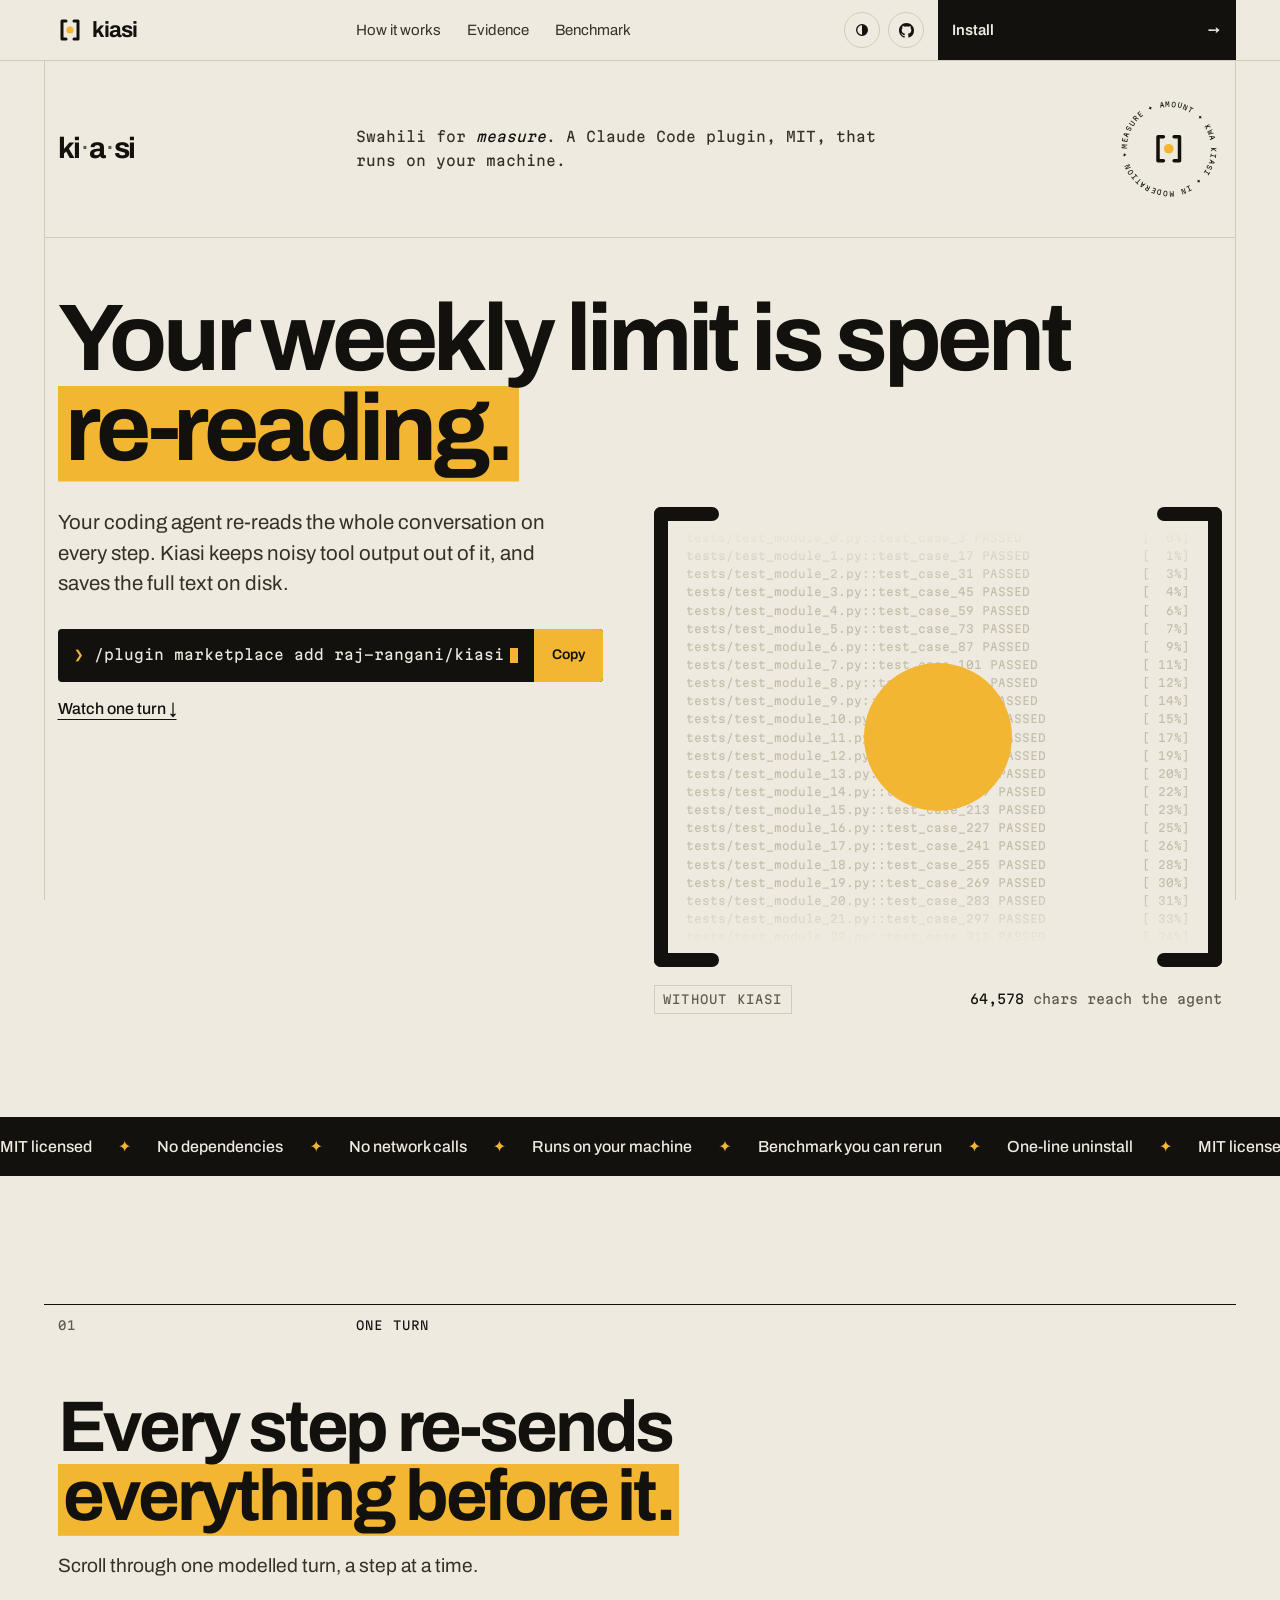
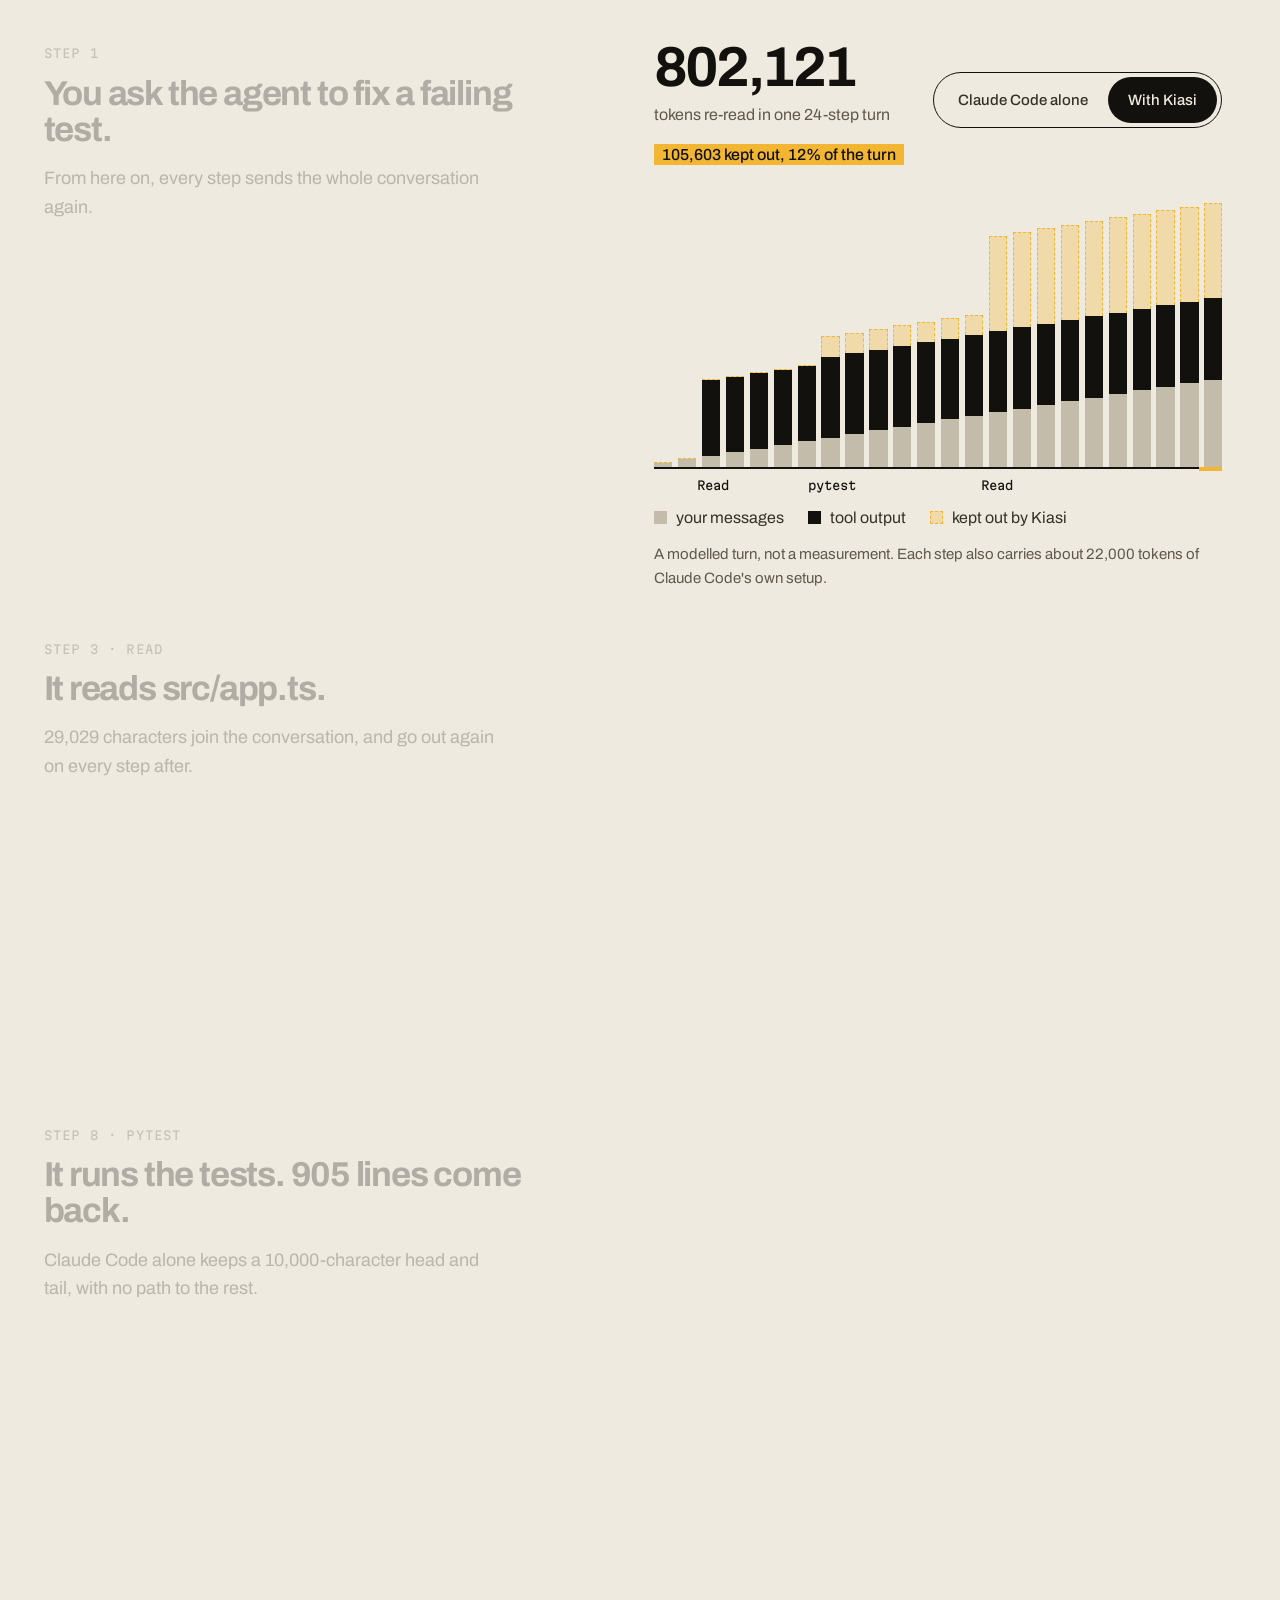
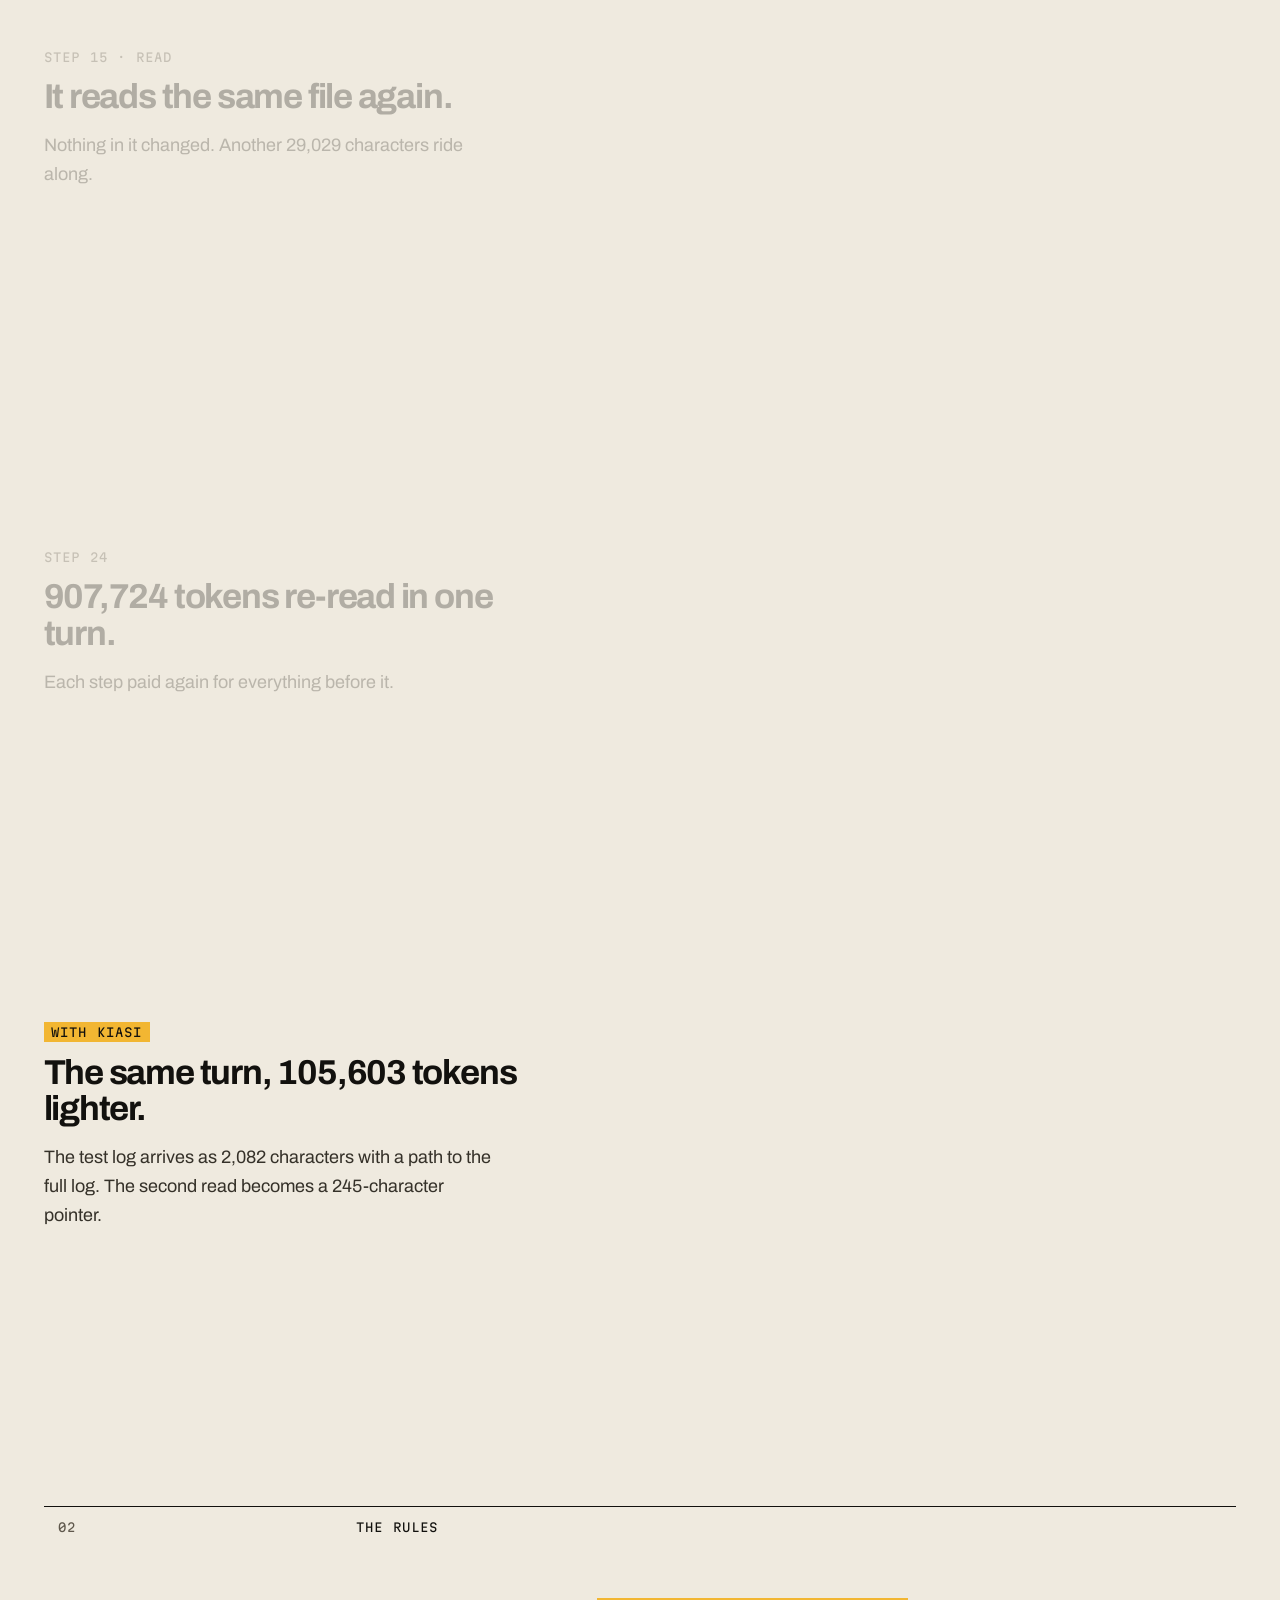
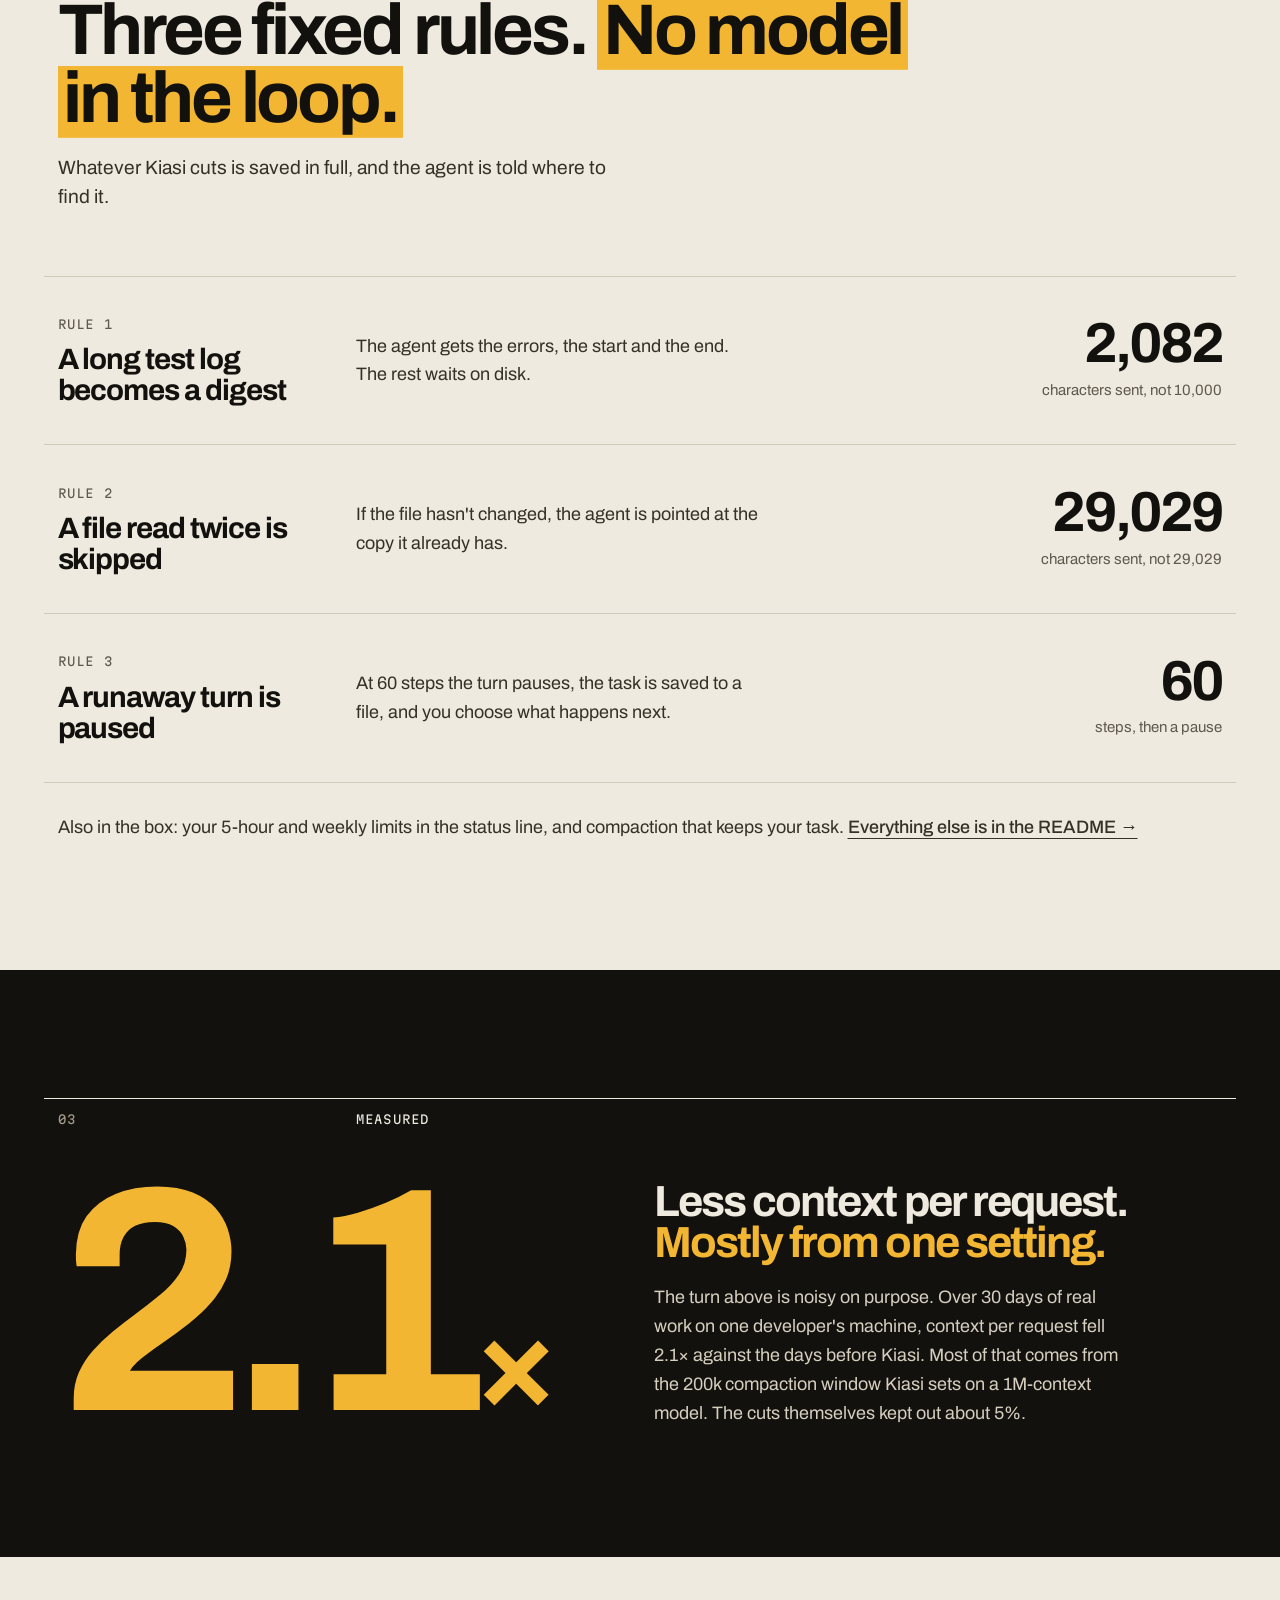
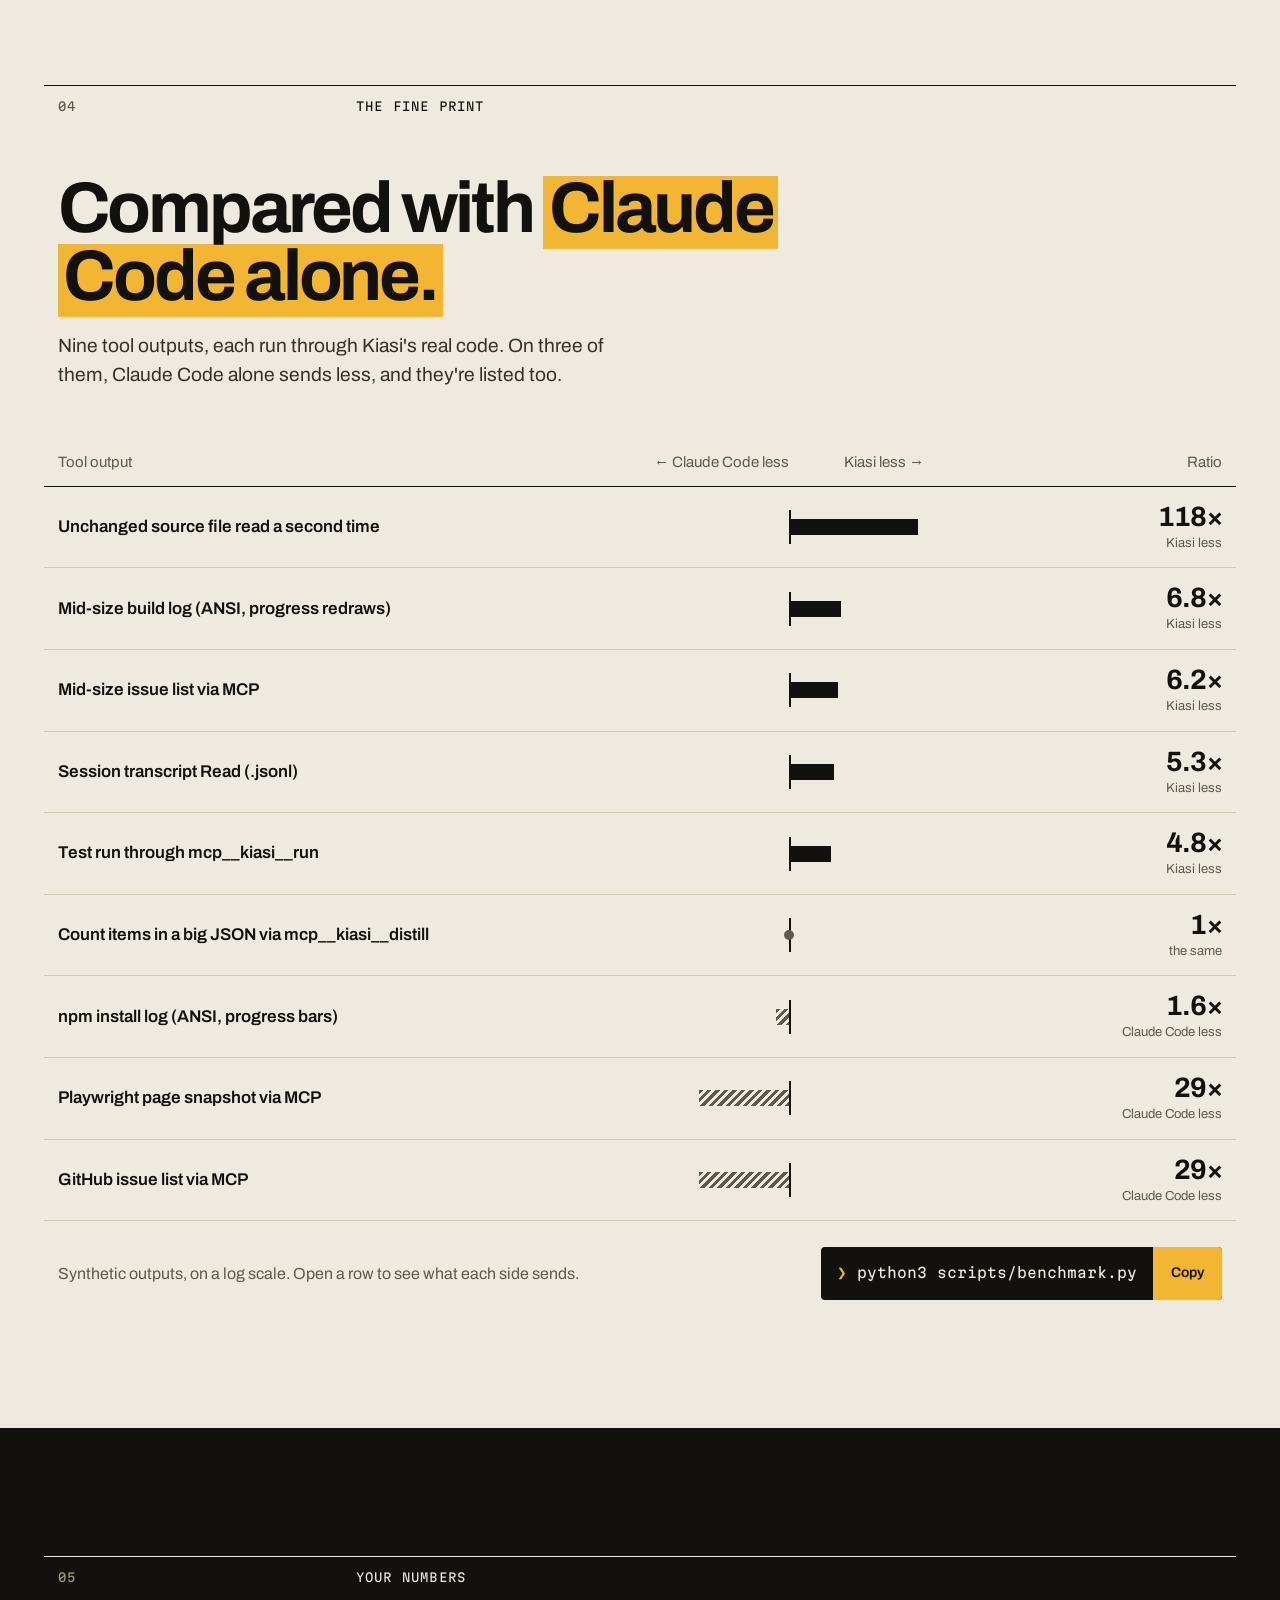
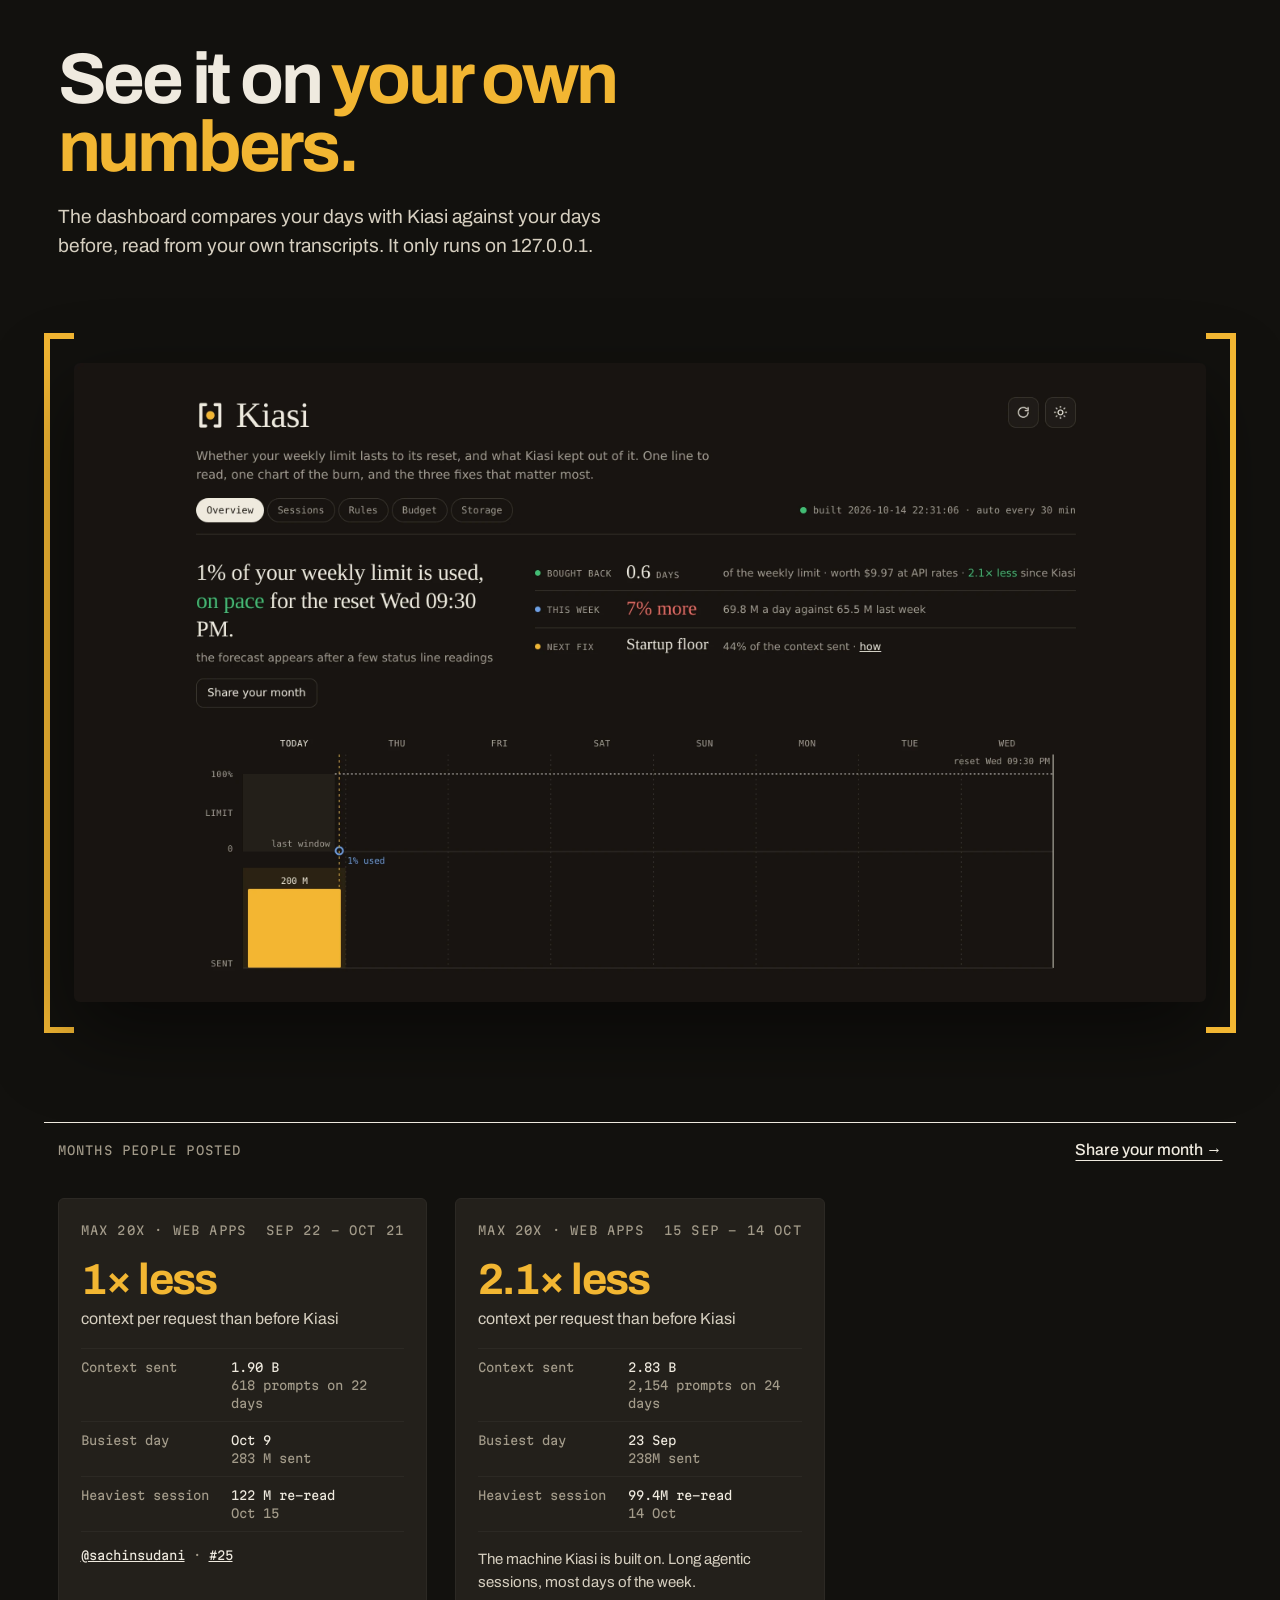
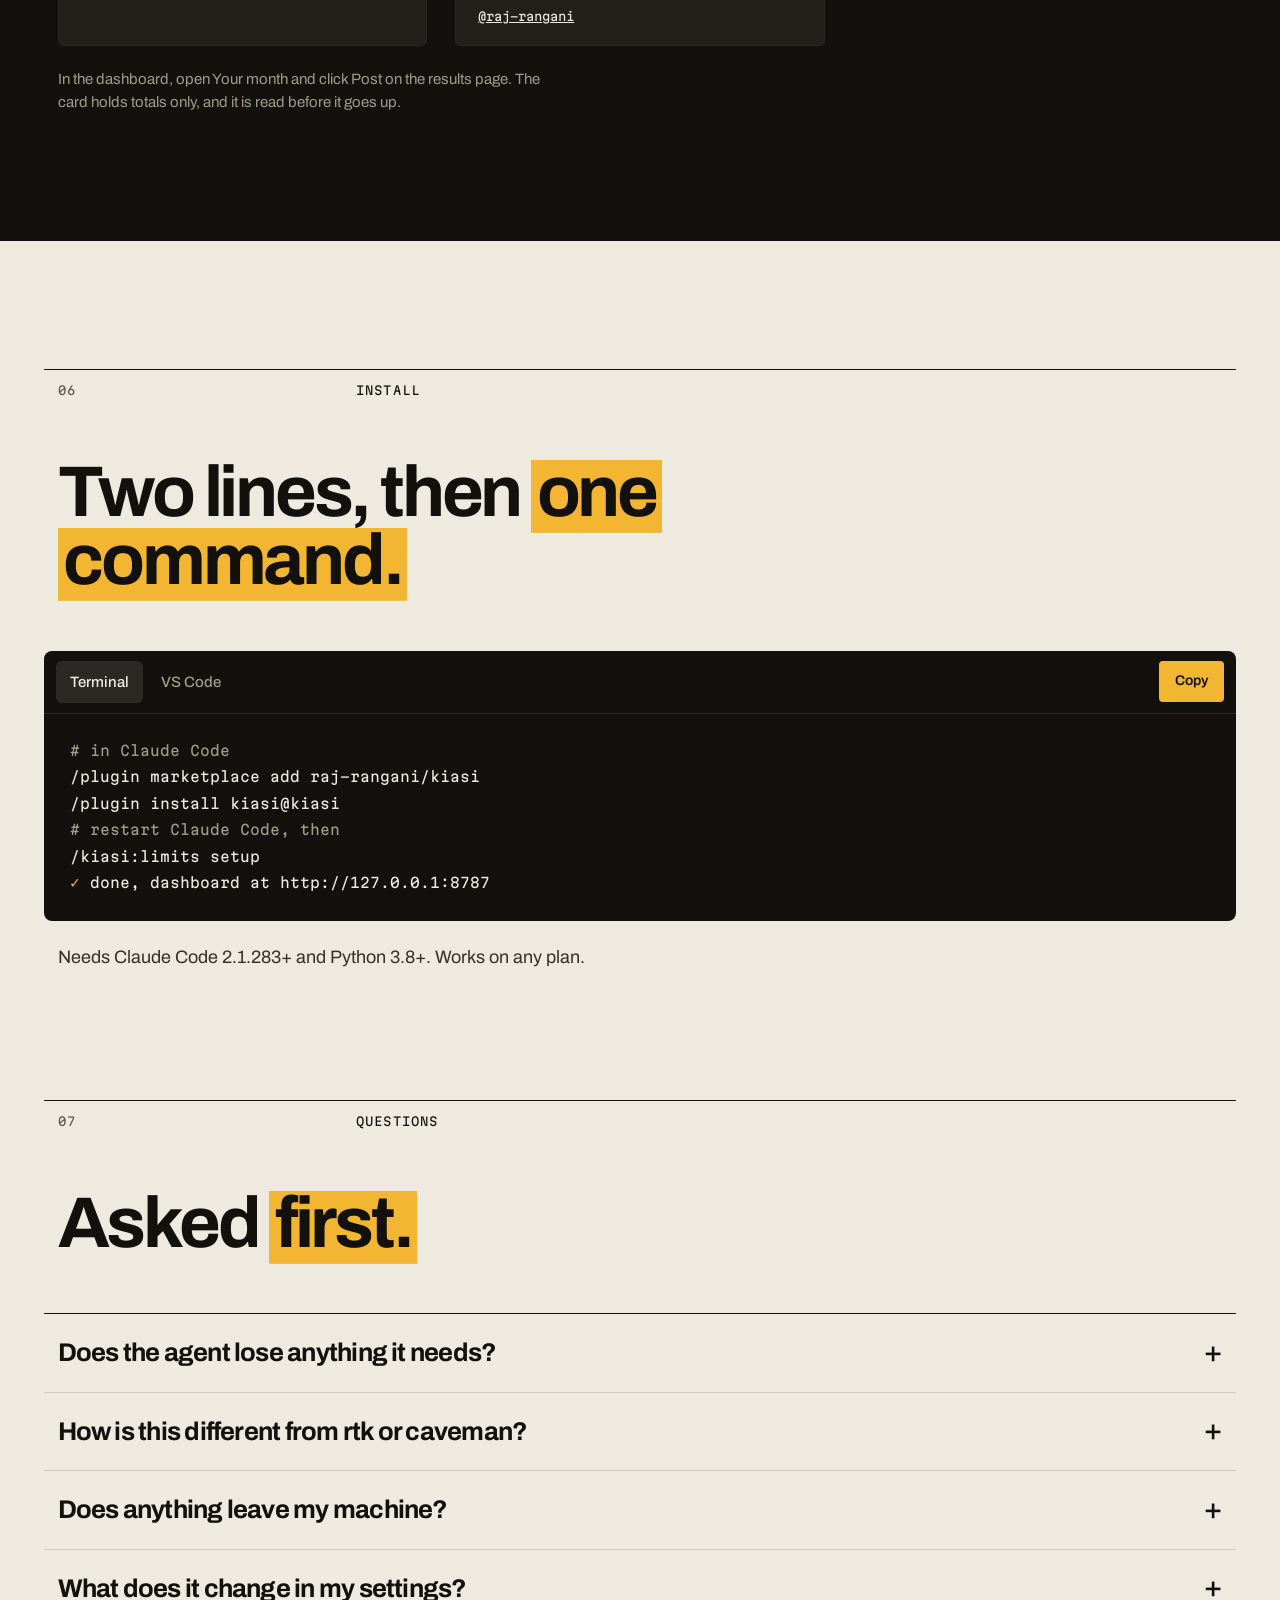
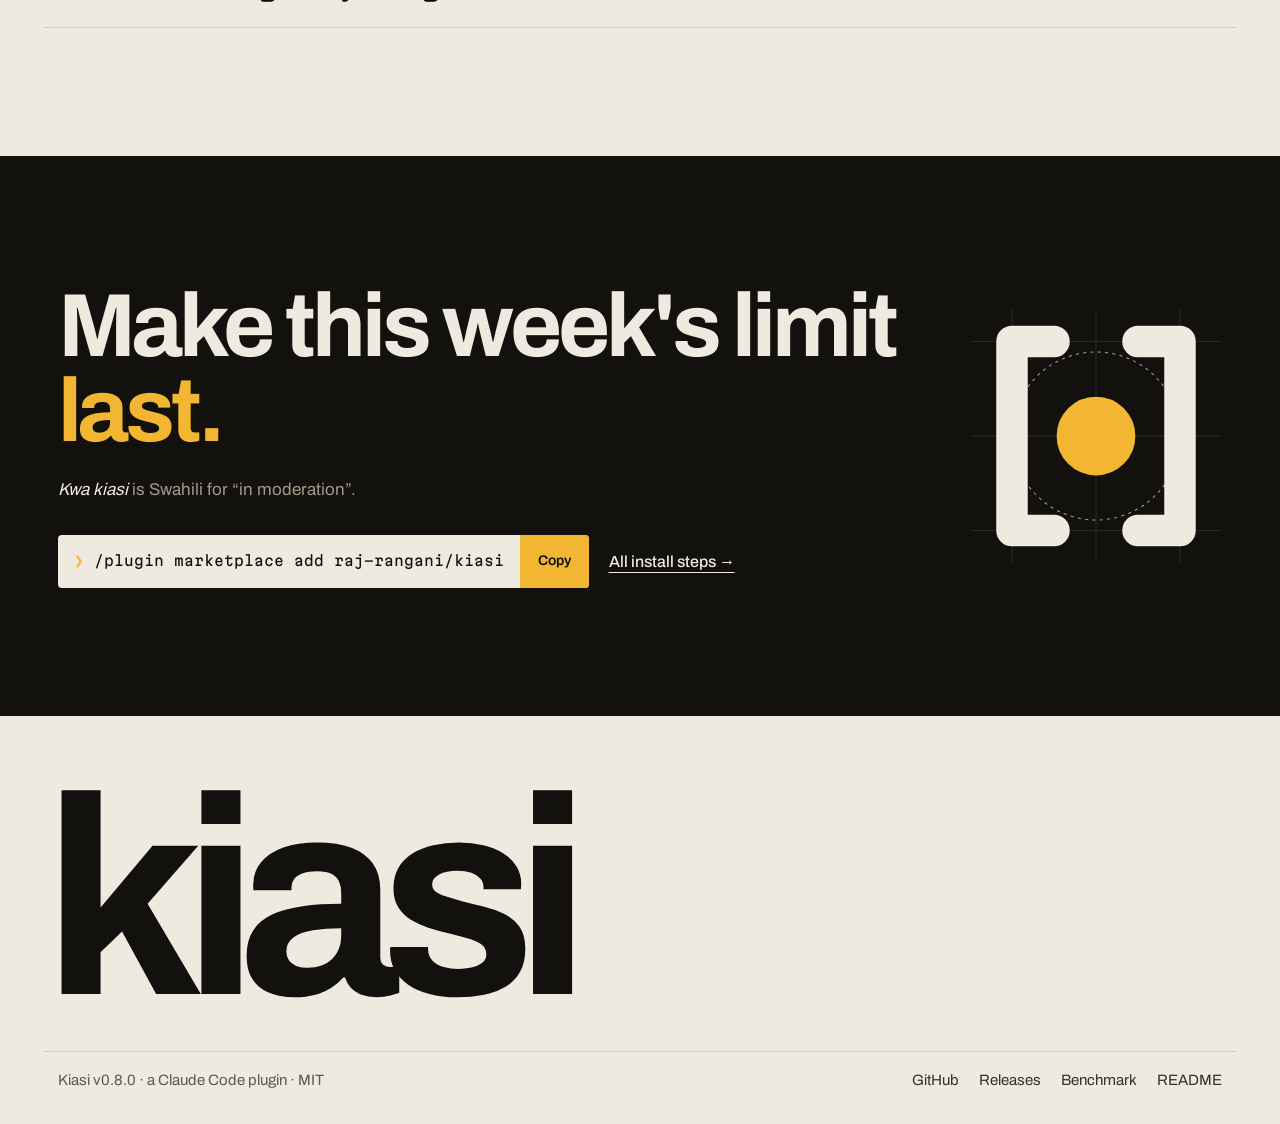
<file: docs/index.html>
<!doctype html>
<html lang="en">
<head>
<meta charset="utf-8">
<meta name="viewport" content="width=device-width, initial-scale=1">
<title>Kiasi · Make your Claude Code weekly limit last</title>
<meta name="description" content="Your Claude Code weekly limit is spent re-reading. Kiasi keeps the noise out of every step with fixed rules and saves the full text to disk. Local, no model calls, measured against Claude Code alone.">
<meta property="og:title" content="Kiasi · Make your Claude Code weekly limit last">
<meta property="og:description" content="Every step of Claude Code re-sends the whole conversation. Kiasi keeps the noise out, and your own dashboard compares the result with your days before it.">
<meta property="og:type" content="website">
<meta property="og:image" content="https://raj-rangani.github.io/kiasi/demo-poster.jpg">
<meta name="theme-color" content="#efeadf">
<link rel="icon" href="mark.svg" type="image/svg+xml">
<link rel="alternate" type="application/atom+xml" title="Kiasi releases" href="releases.xml">
<link rel="preload" href="fonts/archivo.woff2" as="font" type="font/woff2" crossorigin>
<script>document.documentElement.className='js';try{var t=localStorage.getItem('kiasi-theme');document.documentElement.dataset.theme=t==='light'||t==='dark'?t:matchMedia('(prefers-color-scheme: dark)').matches?'dark':'light'}catch(e){}</script>
<style>
@font-face { font-family: "Archivo"; src: url(fonts/archivo.woff2) format("woff2"); font-weight: 100 900; font-stretch: 62% 125%; font-display: swap; }
@font-face { font-family: "Martian Mono"; src: url(fonts/martian-mono.woff2) format("woff2"); font-weight: 100 800; font-stretch: 75% 112.5%; font-display: swap; }
@font-face { font-family: "Archivo Fallback"; src: local("Arial"), local("Helvetica"), local("Liberation Sans"); size-adjust: 98.3%; ascent-override: 89.5%; descent-override: 21.4%; line-gap-override: 0%; }
@font-face { font-family: "Martian Mono Fallback"; src: local("Menlo"), local("DejaVu Sans Mono"), local("Liberation Mono"), local("Courier New"); size-adjust: 116.6%; ascent-override: 85.8%; descent-override: 17.2%; line-gap-override: 0%; }

/* two faces with two jobs: Archivo says it, Martian Mono shows it. Gold is the one accent */
:root {
  --bg: #efeadf; --card: #f7f3ea; --ink: #12110e; --ink-2: #353129; --mute: #5f584c; --noise: #c4bcaa; --hair: #d3cbb9; --rule: #12110e;
  --gold: #f2b632; --on-gold: #12110e; --block: #12110e; --on-block: #efeadf; --block-mute: #a39b8a; --block-hair: #2c2924;
  --sans: "Archivo", "Archivo Fallback", system-ui, sans-serif;
  --mono: "Martian Mono", "Martian Mono Fallback", ui-monospace, monospace;
  --pad: clamp(16px, 3.4vw, 48px); --max: 1360px; --cell: 14px;
  color-scheme: light;
}
@media (prefers-color-scheme: dark) {
  :root:not([data-theme="light"]) {
    --bg: #0f0e0c; --card: #17150f; --ink: #f1ece1; --ink-2: #d6cfc0; --mute: #a39b8a; --noise: #3a362e; --hair: #2b2823; --rule: #f1ece1;
    --block: #1c1a16; --on-block: #f1ece1; --block-mute: #a39b8a; --block-hair: #34302a; color-scheme: dark;
  }
}
:root[data-theme="dark"] {
  --bg: #0f0e0c; --card: #17150f; --ink: #f1ece1; --ink-2: #d6cfc0; --mute: #a39b8a; --noise: #3a362e; --hair: #2b2823; --rule: #f1ece1;
  --block: #1c1a16; --on-block: #f1ece1; --block-mute: #a39b8a; --block-hair: #34302a; color-scheme: dark;
}

*, *::before, *::after { box-sizing: border-box; }
html { -webkit-text-size-adjust: 100%; scroll-behavior: smooth; scroll-padding-top: 72px; }
body { margin: 0; background: var(--bg); color: var(--ink); font: 400 18px/1.6 var(--sans); overflow-x: hidden; transition: background .3s, color .3s; }
a { color: inherit; }
img { display: block; max-width: 100%; height: auto; }
button { font: inherit; color: inherit; }
code { font-family: var(--mono); font-size: .8em; }
:focus-visible { outline: 2px solid var(--gold); outline-offset: 3px; }
.wrap { max-width: var(--max); margin: 0 auto; padding: 0 var(--pad); }
.mono { font-family: var(--mono); font-size: 13px; }
.cap { font-family: var(--mono); font-size: 12px; letter-spacing: .1em; text-transform: uppercase; }
.skip { position: absolute; left: -9999px; }
.skip:focus { left: 16px; top: 12px; z-index: 50; background: var(--gold); color: var(--on-gold); padding: 8px 12px; }

/* the frame, drawn: two lines at the edges of the content, behind it, so no line ever crosses text */
.gridlines { position: fixed; top: 0; bottom: 0; left: 0; right: 0; margin: 0 auto; max-width: var(--max); padding: 0 var(--pad); display: grid; pointer-events: none; z-index: -1; }
.gridlines i { border-left: 1px solid var(--hair); border-right: 1px solid var(--hair); }
.g4 { display: grid; grid-template-columns: repeat(4, minmax(0, 1fr)); }
.g4 > * { min-width: 0; padding-left: var(--cell); padding-right: var(--cell); }
.s2 { grid-column: span 2; } .s3 { grid-column: span 3; } .s4 { grid-column: span 4; }

/* headlines: tight, sentence case, one phrase marked */
.d { font-family: var(--sans); font-weight: 700; letter-spacing: -.045em; line-height: .95; isolation: isolate; }
/* the marked phrase: a brand-yellow block on paper, painted under the headline's own letters, so a
   neighbouring line's descender sits on the yellow instead of being cut by it; yellow letters on dark */
.ac { position: relative; z-index: -1; padding: 0 .08em .02em; background: linear-gradient(var(--gold), var(--gold)) 0 100% / 100% calc(100% - .1em) no-repeat; color: var(--on-gold); -webkit-box-decoration-break: clone; box-decoration-break: clone; }

/* bracket frame, from the mark */
.br { position: relative; }
.br::before, .br::after { content: ""; position: absolute; top: 0; bottom: 0; width: var(--bw, 18px); border: var(--bt, 5px) solid var(--bc, var(--ink)); pointer-events: none; }
.br::before { left: 0; border-right: 0; }
.br::after { right: 0; border-left: 0; }

/* nav: a row of cells, the last one solid */
.nav { position: sticky; top: 0; z-index: 20; background: var(--bg); border-bottom: 1px solid var(--hair); transition: background .3s; }
.nav-g { height: 60px; }
.nav-g > * { display: flex; align-items: center; }
.brand { gap: 10px; text-decoration: none; font: 700 22px/1 var(--sans); letter-spacing: -.04em; }
.brand svg { width: 24px; height: 24px; flex: none; }
.links { gap: 26px; }
.links > a { text-decoration: none; font-size: 15px; color: var(--ink-2); white-space: nowrap; }
.links > a:hover { color: var(--ink); text-decoration: underline; text-underline-offset: 5px; }
.tools { display: flex; gap: 8px; margin-left: auto; }
.tbtn { width: 36px; height: 36px; border-radius: 50%; border: 1px solid var(--hair); background: transparent; cursor: pointer; display: grid; place-items: center; text-decoration: none; }
.tbtn svg { width: 16px; height: 16px; }
.tbtn .gh { fill: currentColor; width: 15px; height: 15px; }
.solid { justify-content: space-between; background: var(--ink); color: var(--bg); text-decoration: none; font-weight: 600; font-size: 15px; transition: background .2s, color .2s; }
.solid span { font-size: 17px; transition: transform .2s; }
.solid:hover { background: var(--gold); color: var(--on-gold); }
.solid:hover span { transform: translateX(4px); }

/* hero */
.hero-a { padding: clamp(22px, 3vw, 34px) 0; border-bottom: 1px solid var(--hair); align-items: center; }
.word { margin: 0; font: 700 clamp(26px, 2.3vw, 32px)/1 var(--sans); letter-spacing: -.04em; }
.word i { font-style: normal; color: var(--mute); font-weight: 400; }
.entry { margin: 0; font: 400 14px/1.7 var(--mono); color: var(--ink-2); }
.entry em { font-style: italic; color: var(--ink); }
.badge-c { display: flex; justify-content: flex-end; }
.badge { width: clamp(88px, 8.4vw, 116px); height: auto; flex: none; }
.badge text { font: 400 7.6px var(--mono); letter-spacing: .1em; fill: var(--ink); }
.badge .spin { transform-box: view-box; transform-origin: 60px 60px; animation: spin 30s linear infinite; }
@keyframes spin { to { transform: rotate(360deg); } }
.hero-h { padding: clamp(30px, 4.4vw, 60px) 0 clamp(22px, 2.6vw, 36px); }
.hero h1 { margin: 0; font-size: clamp(44px, 7.4vw, 118px); }
.hero-c { padding-bottom: clamp(56px, 8vw, 112px); align-items: start; }
.lede { max-width: 26em; margin: 0; font-size: clamp(19px, 1.6vw, 22px); line-height: 1.5; color: var(--ink-2); }
.cta { display: flex; flex-wrap: wrap; gap: 14px 20px; align-items: center; margin-top: 30px; }
.cmd { display: inline-flex; align-items: stretch; max-width: 100%; background: var(--ink); color: var(--bg); border-radius: 4px; overflow: hidden; }
.cmd code { font-size: 14px; padding: 15px 16px; white-space: nowrap; overflow-x: auto; scrollbar-width: none; }
.cmd code::-webkit-scrollbar { display: none; }
.cmd code::before { content: "❯ "; color: var(--gold); }
.copy { flex: none; border: 0; padding: 0 18px; background: var(--gold); color: var(--on-gold); font-weight: 600; font-size: 14px; cursor: pointer; }
.copy.ok::after { content: "✓"; display: inline-block; margin-left: 6px; }
.lnk { font-size: 16px; font-weight: 500; text-underline-offset: 5px; }
.lnk:hover { text-decoration-color: var(--gold); text-decoration-thickness: 2px; }

/* the mark, large: a pytest log runs between the brackets, and on scroll they close on it */
.comp { position: relative; margin: 0; }
.mk { --sw: 14px; --arm: 58px; --gap: 18px; --dd: 148px; --cx: 8%; --cy: 24%; --e: 1; --no: 0; --ds: 0; --fw: 1; --ti: 1; position: relative; height: 460px; }
.mk-b { position: absolute; z-index: 2; top: calc(var(--e) * var(--cy)); bottom: calc(var(--e) * var(--cy)); width: var(--arm); border: var(--sw) solid var(--ink); }
.mk-b.l { left: calc(var(--e) * var(--cx)); border-right: 0; border-radius: calc(var(--sw) / 2) 0 0 calc(var(--sw) / 2); }
.mk-b.r { right: calc(var(--e) * var(--cx)); border-left: 0; border-radius: 0 calc(var(--sw) / 2) calc(var(--sw) / 2) 0; }
/* round caps on the arms, as in the logo */
.mk-b::before, .mk-b::after { content: ""; position: absolute; width: var(--sw); height: var(--sw); border-radius: 50%; background: var(--ink); }
.mk-b::before { top: calc(-1 * var(--sw)); }
.mk-b::after { bottom: calc(-1 * var(--sw)); }
.mk-b.l::before, .mk-b.l::after { right: calc(var(--sw) / -2); }
.mk-b.r::before, .mk-b.r::after { left: calc(var(--sw) / -2); }
.mk-log { position: absolute; inset: calc(var(--sw) + 8px) calc(var(--sw) + 18px); overflow: hidden; opacity: var(--no); -webkit-mask-image: linear-gradient(transparent, #000 14%, #000 86%, transparent); mask-image: linear-gradient(transparent, #000 14%, #000 86%, transparent); }
.mk-run { font: 400 11px/1.65 var(--mono); color: var(--noise); will-change: transform; }
.mk-run > div { display: flex; justify-content: space-between; gap: 2ch; white-space: pre; }
.mk-run span:first-child { min-width: 0; overflow: hidden; }
.mk-dot { position: absolute; z-index: 1; left: 50%; top: 50%; width: var(--dd); height: var(--dd); margin: calc(var(--dd) / -2) 0 0 calc(var(--dd) / -2); border-radius: 50%; background: var(--gold); transform: scale(var(--ds)); }
.mk-dig { position: absolute; z-index: 1; left: 50%; top: 50%; width: min(440px, 76%); transform: translate(-50%, -50%); font: 400 12.5px/1.85 var(--mono); color: var(--ink-2); }
.mk-dig > div { white-space: nowrap; overflow: hidden; text-overflow: ellipsis; opacity: var(--ti); }
.mk-dig .p { color: var(--ink); }
.mk-dig .p::before { content: "❯ "; color: var(--mute); }
.mk-dig .k { color: var(--mute); }
/* the two kept lines: the dot opens into them from the middle */
.mk-dig .f { margin: 0 -8px; padding: 0 8px; opacity: 1; white-space: normal; overflow-wrap: anywhere; color: var(--on-gold); background: linear-gradient(var(--gold), var(--gold)) 50% 0 / calc(var(--fw) * 100%) 100% no-repeat; }
.mk-dig .f + .f { margin-top: -1px; padding-top: 1px; }
.mk-dig .f span { opacity: var(--ti); }
.run-meta { display: flex; flex-wrap: wrap; justify-content: space-between; align-items: center; gap: 10px 16px; margin-top: 18px; color: var(--mute); }
.run-meta > * { white-space: nowrap; }
.run-meta b { color: var(--ink); font-weight: 400; font-variant-numeric: tabular-nums; }
.mk-tag { padding: 4px 8px; border: 1px solid var(--hair); transition: background .3s, color .3s, border-color .3s; }
.mk.on + .run-meta .mk-tag { background: var(--gold); border-color: var(--gold); color: var(--on-gold); }

/* ticker: the facts, on a dark band */
.tick { overflow: hidden; background: var(--block); color: var(--on-block); }
.tick ul { display: flex; flex-wrap: wrap; gap: 8px 0; list-style: none; margin: 0; padding: 17px var(--pad); }
.tick li { font-size: 16px; font-weight: 500; white-space: nowrap; }
.tick li::after { content: "✦"; margin: 0 26px; color: var(--gold); }
.tick.go { display: flex; }
.tick.go ul { flex: none; flex-wrap: nowrap; padding: 17px 0; animation: tick 40s linear infinite; }
.tick.go:hover ul { animation-play-state: paused; }
@keyframes tick { to { transform: translateX(-100%); } }

/* sections: a numbered rule, then the headline */
.sec { padding: clamp(72px, 10vw, 140px) 0; }
.sh { position: relative; padding: 12px 0; }
.sh::before { content: ""; position: absolute; top: 0; left: 0; right: 0; height: 1px; background: var(--rule); transform-origin: left; }
.sh .n { color: var(--mute); }
.h2 { margin: clamp(26px, 3.6vw, 48px) 0 0; font-size: clamp(38px, 5.6vw, 88px); }
.intro { max-width: 30em; margin: 22px 0 0; font-size: clamp(19px, 1.5vw, 21px); line-height: 1.5; color: var(--ink-2); }

/* how it works: three rules, one row each */
.rules { list-style: none; margin: clamp(40px, 5vw, 68px) 0 0; padding: 0; }
.rule { padding: clamp(28px, 3vw, 40px) 0; border-top: 1px solid var(--hair); align-items: center; }
.rule:last-child { border-bottom: 1px solid var(--hair); }
.rule .num { display: block; margin-bottom: 10px; color: var(--mute); }
.rule h3 { margin: 0; font: 700 clamp(25px, 2.3vw, 34px)/1.05 var(--sans); letter-spacing: -.035em; }
.rule p { margin: 0; max-width: 24em; color: var(--ink-2); }
.rule .fig { text-align: right; }
.rule .fig b { display: block; font: 700 clamp(44px, 4.4vw, 68px)/.9 var(--sans); letter-spacing: -.05em; font-variant-numeric: tabular-nums; }
.rule .fig span { display: block; margin-top: 8px; font-size: 15px; color: var(--mute); }
.also { margin: 30px 0 0; padding: 0 var(--cell); color: var(--ink-2); }
.also a { font-weight: 500; text-underline-offset: 5px; }

/* one turn, told a step at a time: the text scrolls, the chart stays */
.story { margin-top: clamp(40px, 5vw, 64px); align-items: start; }
.beats { list-style: none; margin: 0; padding: 0; }
.beat { min-height: 56vh; display: flex; flex-direction: column; justify-content: center; }
.beat:first-child { justify-content: flex-start; min-height: 46vh; }
.js .beat { opacity: .28; transition: opacity .5s; }
.js .beat.on { opacity: 1; }
.beat .cap { color: var(--mute); }
.beat .cap b { font-weight: 400; background: var(--gold); color: var(--on-gold); padding: 3px 7px; }
.beat h3 { margin: 12px 0 0; max-width: 15em; font: 700 clamp(28px, 2.7vw, 42px)/1.05 var(--sans); letter-spacing: -.035em; }
.beat p { margin: 16px 0 0; max-width: 25em; font-size: clamp(18px, 1.4vw, 20px); color: var(--ink-2); }
.stage { position: sticky; top: 96px; }
.st-top { display: flex; flex-wrap: wrap; align-items: flex-end; justify-content: space-between; gap: 16px 24px; }
.sw { display: inline-flex; padding: 4px; border-radius: 999px; border: 1px solid var(--rule); }
.sw button { border: 0; background: none; cursor: pointer; padding: 11px 20px; border-radius: 999px; font-size: 15px; font-weight: 500; color: var(--ink-2); transition: background .25s, color .25s; }
.sw button[aria-checked="true"] { background: var(--ink); color: var(--bg); }
.tw-total .v { display: block; font: 700 clamp(44px, 4.4vw, 72px)/.85 var(--sans); letter-spacing: -.05em; font-variant-numeric: tabular-nums; }
.tw-total .lab { display: block; margin-top: 10px; font-size: 16px; color: var(--mute); }
.tw-kept { display: block; margin-top: 14px; min-height: 1.7em; font-size: 16px; font-weight: 500; }
.tw-kept span { background: var(--gold); color: var(--on-gold); padding: 2px 8px; transition: opacity .3s; }
.tw:not(.ki) .tw-kept span { opacity: 0; }
.plot { display: grid; grid-template-columns: repeat(24, minmax(0, 1fr)); gap: clamp(2px, .45vw, 6px); align-items: end; height: clamp(200px, 22vw, 320px); margin: 18px 0 0; padding: 0; list-style: none; border-bottom: 2px solid var(--rule); }
.col { position: relative; height: 100%; display: flex; flex-direction: column-reverse; }
.col i { display: block; flex: none; height: calc(var(--v, 0) * 1%); transition: height .7s cubic-bezier(.6, 0, .2, 1) var(--d, 0ms); }
.col .m { background: var(--noise); }
.col .t { background: var(--ink); }
.col .ghost { position: absolute; left: 0; right: 0; bottom: calc(var(--b, 0) * 1%); height: calc(var(--g, 0) * 1%); background: color-mix(in srgb, var(--gold) 30%, transparent); border: 1.5px dashed var(--gold); border-bottom: 0; opacity: 0; transition: opacity .4s, bottom .7s cubic-bezier(.6, 0, .2, 1) var(--d, 0ms), height .7s cubic-bezier(.6, 0, .2, 1) var(--d, 0ms); }
.tw.ki .col .ghost { opacity: 1; }
.axis { position: relative; height: 30px; }
.axis .cur { position: absolute; top: -2px; left: calc((var(--to, 1) - 1) / 24 * 100%); width: calc(100% / 24); height: 4px; background: var(--gold); transition: left .6s cubic-bezier(.6, 0, .2, 1); }
.axis b { position: absolute; top: 10px; left: calc((var(--at) - .5) / 24 * 100%); transform: translate(-50%, 6px); font: 400 12px/1 var(--mono); color: var(--mute); white-space: nowrap; opacity: 0; transition: opacity .4s, transform .4s; }
.axis b.on { opacity: 1; transform: translate(-50%, 0); color: var(--ink); }
.legend { display: flex; flex-wrap: wrap; gap: 8px 24px; list-style: none; margin: 6px 0 0; padding: 0; font-size: 16px; color: var(--ink-2); }
.legend i { display: inline-block; width: 13px; height: 13px; margin-right: 9px; vertical-align: -1px; }
.legend .gk { background: color-mix(in srgb, var(--gold) 30%, transparent); border: 1.5px dashed var(--gold); }
.note { margin: 12px 0 0; font-size: 15px; color: var(--mute); }

/* dark bands: evidence, the dashboard, the close */
.dk { background: var(--block); color: var(--on-block); --rule: var(--on-block); --hair: var(--block-hair); --mute: var(--block-mute); --ink-2: #d6cfc0; --ink: var(--on-block); --card: #23201b; }
.dk .ac, :root[data-theme="dark"] .ac { padding: 0; background: none; color: var(--gold); }
@media (prefers-color-scheme: dark) { :root:not([data-theme]) .ac { padding: 0; background: none; color: var(--gold); } }
.big { margin-top: clamp(26px, 3vw, 40px); align-items: center; }
.big .x { font-variant-numeric: tabular-nums; margin: 0; font: 700 clamp(150px, 25vw, 400px)/.78 var(--sans); letter-spacing: -.07em; color: var(--gold); }
.big .x small { font-size: .45em; letter-spacing: 0; }
.big h2 { margin: 0; font-size: clamp(32px, 3.4vw, 52px); }
.big p { margin: 20px 0 0; max-width: 26em; font-size: clamp(18px, 1.4vw, 20px); color: var(--ink-2); }

/* benchmark */
.bm-head { margin-top: clamp(40px, 5vw, 60px); padding: 0 0 12px; color: var(--mute); border-bottom: 1px solid var(--rule); font-size: 15px; }
.bm-head .sides { display: flex; justify-content: space-between; gap: 8px; }
.bm { list-style: none; margin: 0; padding: 0; }
.bm li { border-bottom: 1px solid var(--hair); }
.bm summary { padding: 16px 0; align-items: center; cursor: pointer; list-style: none; }
.bm summary::-webkit-details-marker { display: none; }
.bm .nm { font-weight: 600; font-size: 17px; line-height: 1.3; }
.bar { position: relative; height: 22px; }
.bar > span { position: absolute; inset: 0 var(--cell); }
.bar > span::before { content: ""; position: absolute; left: 50%; top: -6px; bottom: -6px; width: 1.5px; background: var(--rule); }
.bar i { position: absolute; top: 3px; bottom: 3px; }
.bar .kl { left: 50%; background: var(--ink); }
.bar .cl { right: 50%; background: repeating-linear-gradient(135deg, var(--mute) 0 3px, transparent 3px 6px); }
.bar .eq { left: calc(50% - 5px); width: 10px; top: 6px; bottom: 6px; border-radius: 50%; background: var(--mute); }
.bm .rt { text-align: right; font: 700 28px/1 var(--sans); letter-spacing: -.04em; font-variant-numeric: tabular-nums; }
.bm .rt small { display: block; margin-top: 5px; font: 400 13px/1.2 var(--sans); letter-spacing: 0; color: var(--mute); }
.bm .more { padding: 0 0 20px; font-size: 16px; color: var(--ink-2); }
.bm .more b { display: block; font-size: 14px; font-weight: 600; color: var(--mute); margin-bottom: 4px; }
.bm details[open] summary .nm { text-decoration: underline; text-decoration-color: var(--gold); text-decoration-thickness: 3px; text-underline-offset: 5px; }
.bm-foot { margin-top: 26px; align-items: center; }
.bm-foot p { margin: 0; color: var(--mute); font-size: 16px; }
.bm-foot .r { display: flex; justify-content: flex-end; }

/* the dashboard */
.clip-x { overflow-x: clip; }
.shot { margin: clamp(40px, 6vw, 72px) 0 0; padding: clamp(14px, 2.4vw, 32px); --bw: clamp(18px, 2.4vw, 34px); --bt: clamp(4px, .6vw, 6px); --bc: var(--gold); }
.shot img { position: relative; width: 100%; border-radius: 6px; box-shadow: 0 30px 80px rgba(0, 0, 0, .5); }
/* results: month cards people posted, under the dashboard on the dark band */
.res { margin-top: clamp(56px, 7vw, 96px); }
.res-h { display: flex; flex-wrap: wrap; justify-content: space-between; align-items: baseline; gap: 8px 24px; padding: 12px var(--cell); border-top: 1px solid var(--rule); }
.res-h .cap { margin: 0; color: var(--mute); }
.res-h p { margin: 0; }
.res-g { display: grid; grid-template-columns: repeat(3, minmax(0, 1fr)); gap: calc(var(--cell) * 2); margin-top: 22px; padding: 0 var(--cell); }
.res-g > p { margin: 0; color: var(--mute); }
.res-how { max-width: 36em; margin: 22px 0 0; padding: 0 var(--cell); font-size: 15px; line-height: 1.5; color: var(--mute); }
.res-all { padding: 0; border: 0; background: none; cursor: pointer; text-decoration: underline; }
.mo { padding: 22px 22px 20px; background: var(--card); border: 1px solid var(--hair); border-radius: 6px; }
.mo-top { display: flex; flex-wrap: wrap; justify-content: space-between; gap: 4px 12px; color: var(--mute); }
.mo-top span { white-space: nowrap; }
.mo-big { margin: 18px 0 0; font-size: 16px; line-height: 1.4; color: var(--ink-2); }
.mo-big b { display: block; margin-bottom: 6px; font: 700 clamp(34px, 3.4vw, 46px)/1 var(--sans); letter-spacing: -.04em; color: var(--gold); }
.mo.flat .mo-big b { color: var(--ink); }
.mo-rows { margin: 18px 0 0; border-top: 1px solid var(--hair); font: 12px/1.5 var(--mono); }
.mo-rows div { display: grid; grid-template-columns: 11.5em minmax(0, 1fr); gap: 12px; padding: 9px 0; border-bottom: 1px solid var(--hair); }
.mo-rows dt { color: var(--mute); }
.mo-rows dd { margin: 0; }
.mo-rows small { display: block; font-size: inherit; color: var(--mute); }
.mo-note { margin: 16px 0 0; font-size: 15px; line-height: 1.5; color: var(--ink-2); }
.mo-who { margin: 14px 0 0; font: 12px/1.5 var(--mono); color: var(--mute); }
.mo-who a { color: var(--ink); }

/* install */
.term { margin-top: clamp(36px, 4.4vw, 56px); background: var(--block); color: var(--on-block); border-radius: 8px; overflow: hidden; }
.term .bar2 { display: flex; align-items: center; gap: 4px; padding: 10px 12px; border-bottom: 1px solid var(--block-hair); }
.term .tab { border: 0; background: none; cursor: pointer; padding: 9px 14px; border-radius: 6px; font-size: 15px; font-weight: 500; color: var(--block-mute); }
.term .tab[aria-selected="true"] { background: var(--block-hair); color: var(--on-block); }
.term .copy { margin-left: auto; padding: 9px 16px; border-radius: 4px; }
.term pre { margin: 0; padding: 24px 26px; font: 400 14px/1.9 var(--mono); white-space: pre; overflow-x: auto; }
.term .c { color: var(--block-mute); }
.term .ok { color: var(--gold); }
.term .vs { margin: 0; padding: 0 26px 24px; font-size: 16px; }
.term .vs a { color: var(--gold); font-weight: 500; }
.needs { margin: 22px 0 0; padding: 0 var(--cell); color: var(--ink-2); }

/* faq */
.faq { margin: clamp(36px, 4.4vw, 56px) 0 0; padding: 0; list-style: none; border-top: 1px solid var(--rule); }
.faq li { border-bottom: 1px solid var(--hair); }
.faq summary { padding: 24px 0; align-items: center; cursor: pointer; list-style: none; }
.faq summary::-webkit-details-marker { display: none; }
.faq summary .q { font: 700 clamp(21px, 2vw, 28px)/1.15 var(--sans); letter-spacing: -.03em; }
.faq summary::after { content: "+"; grid-column: 4; justify-self: end; padding: 0 var(--cell); font: 400 26px/1 var(--mono); transition: transform .25s; }
.faq details[open] summary::after { transform: rotate(45deg); }
.faq .a { padding-bottom: 26px; }
.faq .a p { margin: 0; max-width: 36em; color: var(--ink-2); }

/* the close */
.last { padding: clamp(72px, 10vw, 128px) 0; }
.last .g4 { align-items: center; }
.last h2 { margin: 0; font-size: clamp(44px, 7vw, 112px); }
.last .kwa { margin: 22px 0 0; font-size: 17px; color: var(--block-mute); }
.last .kwa em { color: var(--on-block); }
.last .cta { margin-top: 32px; }
.last .cmd { background: var(--on-block); color: var(--block); }
.last .lnk { color: var(--on-block); }
.build { width: 100%; max-width: 280px; height: auto; margin-left: auto; display: block; }
.build .g { stroke: var(--block-hair); stroke-width: 1; fill: none; }
.build .gd { stroke: var(--block-mute); stroke-width: 1; stroke-dasharray: 3 4; fill: none; }
.build .mk { stroke: var(--on-block); fill: none; stroke-width: 30; stroke-linecap: round; stroke-linejoin: round; }

/* footer */
.foot { padding: clamp(40px, 6vw, 72px) 0 32px; overflow: hidden; }
.wm { margin: 0; font: 700 clamp(96px, 22vw, 340px)/.8 var(--sans); letter-spacing: -.075em; }
.fl { margin-top: clamp(24px, 3vw, 40px); padding-top: 16px; border-top: 1px solid var(--hair); color: var(--mute); font-size: 15px; }
.fl nav { display: flex; flex-wrap: wrap; justify-content: flex-end; gap: 8px 20px; }
.fl a { color: var(--ink-2); text-decoration: none; }
.fl a:hover { color: var(--ink); text-decoration: underline; }

/* reveal on scroll, only with JS and motion */
.js .rv { opacity: 0; transform: translateY(16px); transition: opacity .7s, transform .7s cubic-bezier(.2, .7, .2, 1); }
.js .rv.in { opacity: 1; transform: none; }
@media (prefers-reduced-motion: reduce) {
  html { scroll-behavior: auto; }
  .js .rv { opacity: 1; transform: none; transition: none; }
  .badge .spin, .tick.go ul { animation: none; }
  .col i, .col .ghost, .beat, .axis .cur, .axis b { transition: none !important; }
}

/* micro-animations: each one acts out something the page says, and none run with reduced motion */
.brand svg { overflow: visible; }
.brand .bk-l, .brand .bk-r, .brand .dot { transform-box: fill-box; transform-origin: center; }
:root[data-theme="dark"] #theme svg { transform: rotate(180deg); }
@media (prefers-reduced-motion: no-preference) {
  /* the brackets close in on the dot, as they do on the output */
  .brand .bk-l, .brand .bk-r, .brand .dot { transition: transform .35s cubic-bezier(.3, 1.5, .5, 1); }
  .brand:hover .bk-l { transform: translateX(2px); }
  .brand:hover .bk-r { transform: translateX(-2px); }
  .brand:hover .dot { transform: scale(.72); }
  #theme svg { transition: transform .5s cubic-bezier(.6, 0, .2, 1); }
  .copy.ok::after { animation: pop .4s cubic-bezier(.3, 1.6, .5, 1); }
  .cmd.wait code::after { content: ""; display: inline-block; width: .6em; height: 1.1em; margin-left: 6px; vertical-align: -.2em; background: var(--gold); animation: blink 1.1s steps(1) infinite; }
  /* once the line is in view the yellow block wipes in from the left; on dark the letters warm to yellow */
  .js .ac { transition: background-size .8s cubic-bezier(.6, 0, .2, 1) .3s, color .9s cubic-bezier(.6, 0, .2, 1) .3s; }
  .js .rv:not(.in) .ac, .js .hero h1:not(.in) .ac { background-size: 0 calc(100% - .1em); color: inherit; }
  /* the hero mark starts open; the script then follows the scroll */
  .js .mk { --e: 0; --no: 1; --ds: 1; --fw: 0; --ti: 0; }
  /* the log keeps running between the open brackets, and stops once they have closed */
  .mk-run { animation: mk-run 32s linear infinite; }
  .mk.shut .mk-run, .mk.off .mk-run { animation-play-state: paused; }
  @keyframes mk-run { to { transform: translateY(-50%); } }
  /* section rules draw from the left */
  .js .sh::before { transform: scaleX(0); transition: transform 1.1s cubic-bezier(.6, 0, .2, 1); }
  .js .sh > * { opacity: 0; transition: opacity .6s .35s; }
  .js .sh.in::before { transform: none; }
  .js .sh.in > * { opacity: 1; }
  /* benchmark bars grow out of the centre line, one row after another */
  .js .bm .bar i { transition: transform .8s cubic-bezier(.3, .7, .2, 1) calc(var(--i, 0) * 70ms + .1s); }
  .js .bm .bar .kl { transform-origin: left; }
  .js .bm .bar .cl { transform-origin: right; }
  .js .bm:not(.in) .bar .kl, .js .bm:not(.in) .bar .cl { transform: scaleX(0); }
  .js .bm:not(.in) .bar .eq { transform: scale(0); }
  /* the dashboard's brackets close in on it */
  .js .shot.br::before, .js .shot.br::after { transition: transform 1s cubic-bezier(.6, 0, .2, 1) .2s; }
  .js .shot.br:not(.in)::before { transform: translateX(-28px); }
  .js .shot.br:not(.in)::after { transform: translateX(28px); }
  /* the mark draws itself on its grid, then the dot lands */
  .js .build .g, .js .build .mk { stroke-dasharray: 1 2; transition: stroke-dashoffset 1.4s cubic-bezier(.6, 0, .2, 1); }
  .js .build .mk { transition-delay: .5s; }
  .js .build .gd { transition: opacity .8s .3s; }
  .js .build .dot { transform-box: fill-box; transform-origin: center; transition: transform .7s cubic-bezier(.3, 1.6, .5, 1) 1.6s; }
  .js .build:not(.in) .g, .js .build:not(.in) .mk { stroke-dashoffset: 1; }
  .js .build:not(.in) .gd { opacity: 0; }
  .js .build:not(.in) .dot { transform: scale(0); }
  /* answers ease open */
  .faq details[open] .a { animation: drop .4s cubic-bezier(.2, .7, .2, 1); }
}
@keyframes pop { from { transform: scale(.3); opacity: 0; } }
@keyframes blink { 50% { opacity: 0; } }
@keyframes drop { from { opacity: 0; transform: translateY(-8px); } }

@media (max-width: 1080px) {
  .res-g { grid-template-columns: repeat(2, minmax(0, 1fr)); }
  .links > a:nth-child(n+3) { display: none; }
  .hero-c .lede-c, .hero-c .comp { grid-column: span 4; }
  .hero-c .comp { margin-top: 48px; max-width: 700px; }
  .rule > div:first-child, .rule > p { grid-column: span 2; }
  .rule .fig { grid-column: span 4; margin-top: 20px; text-align: left; }
  .big .x { grid-column: span 4; }
  .big > div { grid-column: span 4; margin-top: 20px; }
  .bm-foot > * { grid-column: span 4; }
  .bm-foot .r { justify-content: flex-start; margin-top: 14px; }
}
@media (max-width: 880px) {
  .links > a { display: none; }
}
@media (max-width: 720px) {
  .res-g { grid-template-columns: minmax(0, 1fr); }
  .mo-rows div { grid-template-columns: minmax(0, 1fr); gap: 2px; }
  body { font-size: 17px; }
  :root { --cell: 12px; }
  .g4 { grid-template-columns: repeat(2, minmax(0, 1fr)); }
  .s3, .s4, .g4 > .s2 { grid-column: span 2; }
  .nav-g { display: flex; gap: 8px; }
  .nav-g .brand { margin-right: auto; }
  .nav-g .links { padding: 0; }
  .nav-g .solid { flex: none; gap: 10px; height: 38px; padding: 0 16px; border-radius: 999px; }
  .hero-a > .ent { grid-column: span 2; order: 3; margin-top: 16px; }
  .hero-c .lede-c, .hero-c .comp { grid-column: span 2; }
  .mk { --sw: 10px; --arm: 38px; --gap: 12px; --dd: 108px; height: 340px; }
  .mk-dig { width: calc(100% - 2 * (var(--sw) + var(--gap)) - 8px); font-size: 11px; }
  .mk-dig > div { white-space: normal; overflow-wrap: break-word; text-wrap: balance; }
  .rule > div:first-child, .rule > p, .rule .fig { grid-column: span 2; }
  .rule > p { margin-top: 12px; }
  .story { display: flex; flex-direction: column; }
  .stage { order: -1; top: 60px; z-index: 4; margin: 0 calc(-1 * var(--pad)); padding: 12px calc(var(--pad) + var(--cell)) 8px; background: var(--bg); border-bottom: 1px solid var(--hair); transition: background .3s; }
  .st-top { align-items: center; gap: 10px 14px; }
  .tw-total .v { font-size: 34px; }
  .tw-total .lab { margin-top: 5px; font-size: 13px; }
  .sw { padding: 3px; }
  .sw button { padding: 7px 12px; font-size: 13px; }
  .tw-kept { margin-top: 6px; min-height: 1.5em; font-size: 13px; }
  .plot { height: 92px; gap: 2px; margin-top: 6px; }
  .axis { height: 24px; }
  .axis b { font-size: 11px; }
  .legend { gap: 2px 14px; margin: 0; font-size: 12px; }
  .legend i { width: 10px; height: 10px; margin-right: 6px; }
  .note { display: none; }
  .beat { min-height: 46vh; }
  .beat:first-child { min-height: 36vh; padding-top: 24px; }
  .big .x, .big > div { grid-column: span 2; }
  .bm-head .nmh { grid-column: span 1; }
  .bm-head .sides { grid-column: span 2; grid-row: 2; margin-top: 6px; font-size: 13px; }
  .bm summary .nm { grid-column: span 1; }
  .bm summary .bar { grid-column: span 2; grid-row: 2; margin-top: 12px; }
  .bm .more > div { grid-column: span 2; margin-top: 10px; }
  .bm-foot > * { grid-column: span 2; }
  .faq summary { display: flex; justify-content: space-between; gap: 12px; }
  .last .g4 > * { grid-column: span 2; }
  .build { margin: 44px 0 0; max-width: 200px; }
  .fl > * { grid-column: span 2; }
  .fl nav { justify-content: flex-start; margin-top: 10px; }
}
@media (max-width: 400px) {
  .tools .tbtn[href], .nav-g .solid span { display: none; }
}
</style>
</head>
<body>
<a class="skip" href="#main">Skip to content</a>
<div class="gridlines" aria-hidden="true"><i></i></div>

<header class="nav">
  <div class="wrap g4 nav-g">
    <a class="brand" href="#top" aria-label="Kiasi, home">
      <svg viewBox="0 0 24 24" aria-hidden="true"><g fill="none" stroke="currentColor" stroke-width="3" stroke-linecap="round" stroke-linejoin="round"><path class="bk-l" d="M8 3H4v18h4"/><path class="bk-r" d="M16 3h4v18h-4"/></g><circle class="dot" cx="12" cy="12" r="3.6" fill="#f2b632"/></svg>
      kiasi
    </a>
    <div class="links s2">
      <a href="#how">How it works</a>
      <a href="#evidence">Evidence</a>
      <a href="#benchmark">Benchmark</a>
      <span class="tools">
        <button class="tbtn" id="theme" type="button" aria-label="Switch light or dark theme"><svg viewBox="0 0 24 24" aria-hidden="true"><circle cx="12" cy="12" r="8" fill="none" stroke="currentColor" stroke-width="2"/><path d="M12 4a8 8 0 0 1 0 16z" fill="currentColor"/></svg></button>
        <a class="tbtn" href="https://github.com/raj-rangani/kiasi" aria-label="Kiasi on GitHub"><svg class="gh" viewBox="0 0 16 16" aria-hidden="true"><path d="M8 0C3.58 0 0 3.58 0 8c0 3.54 2.29 6.53 5.47 7.59.4.07.55-.17.55-.38 0-.19-.01-.82-.01-1.49-2.01.37-2.53-.49-2.69-.94-.09-.23-.48-.94-.82-1.13-.28-.15-.68-.52-.01-.53.63-.01 1.08.58 1.23.82.72 1.21 1.87.87 2.33.66.07-.52.28-.87.51-1.07-1.78-.2-3.64-.89-3.64-3.95 0-.87.31-1.59.82-2.15-.08-.2-.36-1.02.08-2.12 0 0 .67-.21 2.2.82.64-.18 1.32-.27 2-.27.68 0 1.36.09 2 .27 1.53-1.04 2.2-.82 2.2-.82.44 1.1.16 1.92.08 2.12.51.56.82 1.27.82 2.15 0 3.07-1.87 3.75-3.65 3.95.29.25.54.73.54 1.48 0 1.07-.01 1.93-.01 2.2 0 .21.15.46.55.38A8.013 8.013 0 0016 8c0-4.42-3.58-8-8-8z"/></svg></a>
      </span>
    </div>
    <a class="solid" href="#install">Install <span aria-hidden="true">→</span></a>
  </div>
</header>

<main id="main">
  <section class="hero" id="top" aria-labelledby="hero-h">
    <div class="wrap">
      <div class="g4 hero-a">
        <p class="word">ki<i>·</i>a<i>·</i>si</p>
        <p class="entry ent s2">Swahili for <em>measure</em>. A Claude Code plugin, MIT, that runs on your machine.</p>
        <div class="badge-c">
          <svg class="badge" viewBox="0 0 120 120" role="img" aria-label="The Kiasi mark inside a ring that reads: measure, amount, kwa kiasi, in moderation">
            <defs><path id="ring" d="M60 60m-47 0a47 47 0 1 1 94 0a47 47 0 1 1-94 0"/></defs>
            <g class="spin"><text><textPath href="#ring" textLength="292" lengthAdjust="spacing">MEASURE ✦ AMOUNT ✦ KWA KIASI ✦ IN MODERATION ✦</textPath></text></g>
            <g transform="translate(42 42) scale(1.5)"><path d="M8 3H4v18h4M16 3h4v18h-4" fill="none" stroke="currentColor" stroke-width="2.6" stroke-linecap="round" stroke-linejoin="round" style="color: var(--ink)"/><circle cx="12" cy="12" r="3.6" fill="#f2b632"/></g>
          </svg>
        </div>
      </div>

      <div class="g4 hero-h">
        <h1 class="d s4" id="hero-h">Your weekly limit is spent <span class="ac">re&#8209;reading.</span></h1>
      </div>

      <div class="g4 hero-c">
        <div class="lede-c s2">
          <p class="lede">Your coding agent re-reads the whole conversation on every step. Kiasi keeps noisy tool output out of it, and saves the full text on disk.</p>
          <div class="cta">
            <div class="cmd wait"><code>/plugin marketplace add raj-rangani/kiasi</code><button class="copy" type="button" data-copy="/plugin marketplace add raj-rangani/kiasi&#10;/plugin install kiasi@kiasi">Copy</button></div>
            <a class="lnk" href="#turn">Watch one turn ↓</a>
          </div>
        </div>

        <figure class="comp s2" role="img" aria-label="The Kiasi mark drawn large: two brackets around a yellow dot, with a 905-line pytest log running between them. As you scroll, the brackets close on the log, the noise drops out and the dot opens into the two lines that matter, the failing test and its error. 2,082 of 64,578 characters reach the agent.">
          <div class="mk" id="mk">
            <div class="mk-log"><div class="mk-run" id="mk-log"></div></div>
            <div class="mk-dot"></div>
            <div class="mk-dig" id="mk-dig">
              <div class="p">pytest</div>
              <div class="k">905 lines, cut to the parts that matter</div>
              <div class="f"><span>tests/test_parser.py::<wbr>test_unicode FAILED</span></div>
              <div class="f"><span>E  UnicodeDecodeError: invalid start byte</span></div>
              <div>==== 1 failed, 899 passed in 42.17s ====</div>
              <div class="k">full log saved at …/outputs/run.txt</div>
            </div>
            <i class="mk-b l"></i><i class="mk-b r"></i>
          </div>
          <div class="run-meta mono"><span class="cap mk-tag" id="mk-tag">with kiasi</span><span><b id="chars">2,082</b> chars reach the agent</span></div>
        </figure>
      </div>
    </div>
  </section>

  <div class="tick" id="tick" aria-label="Kiasi in brief">
    <ul>
      <li>MIT licensed</li>
      <li>No dependencies</li>
      <li>No network calls</li>
      <li>Runs on your machine</li>
      <li>Benchmark you can rerun</li>
      <li>One-line uninstall</li>
    </ul>
  </div>

  <section class="sec" id="turn" aria-labelledby="turn-h">
    <div class="wrap">
      <div class="sh g4 cap"><span class="n">01</span><span class="s3">One turn</span></div>
      <div class="g4">
        <div class="s3">
          <h2 class="h2 d rv" id="turn-h">Every step re-sends <span class="ac">everything before it.</span></h2>
          <p class="intro rv">Scroll through one modelled turn, a step at a time.</p>
        </div>
      </div>

      <div class="g4 story">
        <ol class="beats s2">
          <li class="beat on" data-to="1"><span class="cap">Step 1</span><h3>You ask the agent to fix a failing test.</h3><p>From here on, every step sends the whole conversation again.</p></li>
          <li class="beat" data-to="3"><span class="cap">Step 3 · Read</span><h3>It reads src/app.ts.</h3><p>29,029 characters join the conversation, and go out again on every step after.</p></li>
          <li class="beat" data-to="8"><span class="cap">Step 8 · pytest</span><h3>It runs the tests. 905 lines come back.</h3><p>Claude Code alone keeps a 10,000-character head and tail, with no path to the rest.</p></li>
          <li class="beat" data-to="15"><span class="cap">Step 15 · Read</span><h3>It reads the same file again.</h3><p>Nothing in it changed. Another 29,029 characters ride along.</p></li>
          <li class="beat" data-to="24"><span class="cap">Step 24</span><h3>907,724 tokens re-read in one turn.</h3><p>Each step paid again for everything before it.</p></li>
          <li class="beat" data-to="24" data-k="1"><span class="cap"><b>With Kiasi</b></span><h3>The same turn, 105,603 tokens lighter.</h3><p>The test log arrives as 2,082 characters with a path to the full log. The second read becomes a 245-character pointer.</p></li>
        </ol>

        <div class="stage tw s2" id="tw">
          <div class="st-top">
            <div class="tw-total"><span class="v" id="twTotal">0</span><span class="lab" id="twLab">tokens re-read by step 1</span></div>
            <div class="sw" role="radiogroup" aria-label="Compare">
              <button type="button" role="radio" aria-checked="true" data-k="0">Claude Code alone</button>
              <button type="button" role="radio" aria-checked="false" data-k="1">With Kiasi</button>
            </div>
          </div>
          <span class="tw-kept"><span id="twKept">&nbsp;</span></span>
          <ol class="plot" id="plot" aria-hidden="true"></ol>
          <div class="axis" id="axis" aria-hidden="true"><span class="cur"></span><b data-at="3" style="--at: 3">Read</b><b data-at="8" style="--at: 8">pytest</b><b data-at="15" style="--at: 15">Read</b></div>
          <ul class="legend">
            <li><i style="background: var(--noise)"></i>your messages</li>
            <li><i style="background: var(--ink)"></i>tool output</li>
            <li><i class="gk"></i>kept out by Kiasi</li>
          </ul>
          <p class="note">A modelled turn, not a measurement. Each step also carries about 22,000 tokens of Claude Code's own setup.</p>
        </div>
      </div>
    </div>
  </section>

  <section class="sec" id="how" aria-labelledby="how-h" style="padding-top: 0">
    <div class="wrap">
      <div class="sh g4 cap"><span class="n">02</span><span class="s3">The rules</span></div>
      <div class="g4">
        <div class="s3">
          <h2 class="h2 d rv" id="how-h">Three fixed rules. <span class="ac">No model in the loop.</span></h2>
          <p class="intro rv">Whatever Kiasi cuts is saved in full, and the agent is told where to find it.</p>
        </div>
      </div>

      <ol class="rules">
        <li class="rule g4 rv">
          <div><span class="num cap">Rule 1</span><h3>A long test log becomes a digest</h3></div>
          <p class="s2">The agent gets the errors, the start and the end. The rest waits on disk.</p>
          <div class="fig"><b class="cnt" data-from="10000">2,082</b><span>characters sent, not 10,000</span></div>
        </li>
        <li class="rule g4 rv">
          <div><span class="num cap">Rule 2</span><h3>A file read twice is skipped</h3></div>
          <p class="s2">If the file hasn't changed, the agent is pointed at the copy it already has.</p>
          <div class="fig"><b class="cnt" data-from="29029">245</b><span>characters sent, not 29,029</span></div>
        </li>
        <li class="rule g4 rv">
          <div><span class="num cap">Rule 3</span><h3>A runaway turn is paused</h3></div>
          <p class="s2">At 60 steps the turn pauses, the task is saved to a file, and you choose what happens next.</p>
          <div class="fig"><b class="cnt" data-from="0">60</b><span>steps, then a pause</span></div>
        </li>
      </ol>
      <p class="also rv">Also in the box: your 5-hour and weekly limits in the status line, and compaction that keeps your task. <a href="https://github.com/raj-rangani/kiasi#readme">Everything else is in the README →</a></p>
    </div>
  </section>

  <div class="dk" id="evidence">
    <section class="sec" aria-labelledby="ev-h">
      <div class="wrap">
        <div class="sh g4 cap"><span class="n">03</span><span class="s3">Measured</span></div>
        <div class="g4 big">
          <p class="x s2 rv" aria-hidden="true"><span class="cnt" data-from="1" data-dec="1">2.1</span><small>×</small></p>
          <div class="s2 rv">
            <h2 class="d" id="ev-h">Less context per request. <span class="ac">Mostly from one setting.</span></h2>
            <p>The turn above is noisy on purpose. Over 30 days of real work on one developer's machine, context per request fell 2.1× against the days before Kiasi. Most of that comes from the 200k compaction window Kiasi sets on a 1M-context model. The cuts themselves kept out about 5%.</p>
          </div>
        </div>
      </div>
    </section>
  </div>

  <section class="sec" id="benchmark" aria-labelledby="bm-h">
    <div class="wrap">
      <div class="sh g4 cap"><span class="n">04</span><span class="s3">The fine print</span></div>
      <div class="g4">
        <div class="s3">
          <h2 class="h2 d rv" id="bm-h">Compared with <span class="ac">Claude Code alone.</span></h2>
          <p class="intro rv">Nine tool outputs, each run through Kiasi's real code. On three of them, Claude Code alone sends less, and they're listed too.</p>
        </div>
      </div>

      <div class="bm-head g4" aria-hidden="true"><span class="nmh s2">Tool output</span><span class="sides"><span>← Claude Code less</span><span>Kiasi less →</span></span><span style="text-align: right">Ratio</span></div>
      <ol class="bm" id="bm"><li style="padding: 18px var(--cell); color: var(--mute)">Loading the nine rows…</li></ol>
      <div class="g4 bm-foot">
        <p class="s2">Synthetic outputs, on a log scale. Open a row to see what each side sends.</p>
        <div class="s2 r"><div class="cmd"><code>python3 scripts/benchmark.py</code><button class="copy" type="button" data-copy="python3 scripts/benchmark.py">Copy</button></div></div>
      </div>
    </div>
  </section>

  <div class="dk" id="receipt">
    <section class="sec clip-x" id="dashboard" aria-labelledby="rc-h">
      <div class="wrap">
        <div class="sh g4 cap"><span class="n">05</span><span class="s3">Your numbers</span></div>
        <div class="g4">
          <div class="s3">
            <h2 class="h2 d rv" id="rc-h">See it on <span class="ac">your own numbers.</span></h2>
            <p class="intro rv">The dashboard compares your days with Kiasi against your days before, read from your own transcripts. It only runs on 127.0.0.1.</p>
          </div>
        </div>
        <figure class="shot br rv">
          <img src="dash-dark.webp" width="2800" height="1580" loading="lazy" decoding="async" alt="The Kiasi dashboard overview: context per request with Kiasi beside the days before it, the actions Kiasi took, and the 5-hour and weekly limits.">
        </figure>
        <div class="res rv" id="results">
          <div class="res-h"><p class="cap">Months people posted</p><p><a class="lnk" href="https://github.com/raj-rangani/kiasi/issues/new?template=share-your-month.yml">Share your month →</a></p></div>
          <div class="res-g" id="results-grid"><p>No months posted yet.</p></div>
          <p class="res-how">In the dashboard, open Your month and click Post on the results page. The card holds totals only, and it is read before it goes up.</p>
        </div>
      </div>
    </section>
  </div>

  <section class="sec" id="install" aria-labelledby="in-h">
    <div class="wrap">
      <div class="sh g4 cap"><span class="n">06</span><span class="s3">Install</span></div>
      <div class="g4">
        <h2 class="h2 d s3 rv" id="in-h">Two lines, then <span class="ac">one command.</span></h2>
      </div>

      <div class="term rv">
        <div class="bar2" role="tablist" aria-label="Where you install">
          <button class="tab" type="button" role="tab" aria-selected="true" aria-controls="t-term" id="tb-term">Terminal</button>
          <button class="tab" type="button" role="tab" aria-selected="false" aria-controls="t-vs" id="tb-vs">VS Code</button>
          <button class="copy" type="button" id="copyInstall" data-copy="/plugin marketplace add raj-rangani/kiasi&#10;/plugin install kiasi@kiasi">Copy</button>
        </div>
        <div id="t-term" role="tabpanel" aria-labelledby="tb-term">
<pre><span class="c"># in Claude Code</span>
/plugin marketplace add raj-rangani/kiasi
/plugin install kiasi@kiasi
<span class="c"># restart Claude Code, then</span>
/kiasi:limits setup
<span class="ok">✓</span> done, dashboard at http://127.0.0.1:8787</pre>
        </div>
        <div id="t-vs" role="tabpanel" aria-labelledby="tb-vs" hidden>
<pre><span class="c"># in the Claude Code panel</span>
/plugins → Marketplaces → add raj-rangani/kiasi → Plugins → Install
<span class="c"># restart when asked, then</span>
/kiasi:limits setup
<span class="ok">✓</span> done, dashboard at http://127.0.0.1:8787</pre>
          <p class="vs"><a href="vscode://anthropic.claude-code/install-plugin?plugin=kiasi&amp;marketplace=raj-rangani/kiasi">Or open it in VS Code →</a></p>
        </div>
      </div>
      <p class="needs rv">Needs Claude Code 2.1.283+ and Python 3.8+. Works on any plan.</p>
    </div>
  </section>

  <section class="sec" id="faq" aria-labelledby="faq-h" style="padding-top: 0">
    <div class="wrap">
      <div class="sh g4 cap"><span class="n">07</span><span class="s3">Questions</span></div>
      <div class="g4"><h2 class="h2 d s3 rv" id="faq-h">Asked <span class="ac">first.</span></h2></div>
      <ul class="faq">
        <li><details><summary class="g4"><span class="q s3">Does the agent lose anything it needs?</span></summary><div class="g4"><div class="a s3"><p>No. Everything Kiasi cuts is saved in full, and the agent is told the path. A skipped re-read points at the copy already in context.</p></div></div></details></li>
        <li><details><summary class="g4"><span class="q s3">How is this different from rtk or caveman?</span></summary><div class="g4"><div class="a s3"><p>rtk shortens shell output, and caveman makes Claude write shorter replies. Kiasi also covers file reads, MCP results, web pages and pastes, and it measures itself against what Claude Code alone sends. JetBrains' paired test found most of rtk's advertised saving didn't reach the bill (<a href="https://blog.jetbrains.com/ai/2026/07/rtk-claude-code-token-savings/">their write-up</a>). Kiasi hasn't had a paired test yet. That's next.</p></div></div></details></li>
        <li><details><summary class="g4"><span class="q s3">Does anything leave my machine?</span></summary><div class="g4"><div class="a s3"><p>No. Kiasi has no dependencies and makes no network calls. Its reports hold counts and sizes, never what you typed.</p></div></div></details></li>
        <li><details><summary class="g4"><span class="q s3">What does it change in my settings?</span></summary><div class="g4"><div class="a s3"><p>Two keys in <code>~/.claude/settings.json</code>, the 200k compaction window and the pruner switch, plus a status line entry. <code>/plugin uninstall kiasi@kiasi</code> puts them back.</p></div></div></details></li>
      </ul>
    </div>
  </section>

  <div class="dk last">
    <section class="wrap" aria-labelledby="last-h">
      <div class="g4">
        <div class="s3">
          <h2 class="d rv" id="last-h">Make this week's limit <span class="ac">last.</span></h2>
          <p class="kwa"><em>Kwa kiasi</em> is Swahili for “in moderation”.</p>
          <div class="cta">
            <div class="cmd"><code>/plugin marketplace add raj-rangani/kiasi</code><button class="copy" type="button" data-copy="/plugin marketplace add raj-rangani/kiasi&#10;/plugin install kiasi@kiasi">Copy</button></div>
            <a class="lnk" href="#install">All install steps →</a>
          </div>
        </div>
        <svg class="build rv" viewBox="0 0 240 240" role="img" aria-label="The Kiasi mark on its construction grid: two brackets and a gold dot between them">
          <path class="g" pathLength="1" d="M0 30H240M0 120H240M0 210H240M40 0V240M120 0V240M200 0V240"/>
          <circle class="gd" cx="120" cy="120" r="36"/>
          <circle class="gd" cx="120" cy="120" r="80"/>
          <path class="mk" pathLength="1" d="M80 30H40V210H80M160 30H200V210H160"/>
          <circle class="dot" cx="120" cy="120" r="36" fill="#f2b632" stroke="#f2b632" stroke-width="3"/>
        </svg>
      </div>
    </section>
  </div>
</main>

<footer class="foot">
  <div class="wrap">
    <p class="wm" aria-label="kiasi"><span aria-hidden="true">kiasi</span></p>
    <div class="g4 fl">
      <span class="s2">Kiasi v0.8.0 · a Claude Code plugin · MIT</span>
      <nav class="s2" aria-label="Footer"><a href="https://github.com/raj-rangani/kiasi">GitHub</a><a href="releases/">Releases</a><a href="benchmark/">Benchmark</a><a href="https://github.com/raj-rangani/kiasi#readme">README</a></nav>
    </div>
  </div>
</footer>

<script>
(function () {
  var root = document.documentElement, still = matchMedia('(prefers-reduced-motion: reduce)').matches;
  var num = function (n) { return Math.round(n).toLocaleString('en-US'); };
  var esc = function (v) { return String(v).replace(/[&<>"]/g, function (c) { return { '&': '&amp;', '<': '&lt;', '>': '&gt;', '"': '&quot;' }[c]; }); };
  var seen = function (el, fn) {
    if (!('IntersectionObserver' in window)) return fn();
    var io = new IntersectionObserver(function (es) { if (es[0].isIntersecting) { io.disconnect(); fn(); } }, { rootMargin: '0px 0px -15% 0px' });
    io.observe(el);
  };

  /* theme: the system's choice until one is picked here */
  var paint = function () { document.querySelector('meta[name="theme-color"]').content = root.dataset.theme === 'dark' ? '#0f0e0c' : '#efeadf'; };
  paint();
  document.getElementById('theme').addEventListener('click', function () {
    root.dataset.theme = root.dataset.theme === 'dark' ? 'light' : 'dark'; paint();
    try { localStorage.setItem('kiasi-theme', root.dataset.theme); } catch (e) {}
  });

  /* copy buttons */
  document.querySelectorAll('[data-copy]').forEach(function (b) {
    b.addEventListener('click', function () {
      var done = function () { b.classList.add('ok'); setTimeout(function () { b.classList.remove('ok'); }, 1600); };
      if (navigator.clipboard) navigator.clipboard.writeText(b.getAttribute('data-copy')).then(done, function () {});
    });
  });

  /* ticker: a second copy for the loop, hidden from screen readers; with reduced motion the one list wraps */
  var tick = document.getElementById('tick');
  if (!still) { var copy = tick.querySelector('ul').cloneNode(true); copy.setAttribute('aria-hidden', 'true'); tick.appendChild(copy); tick.classList.add('go'); }

  /* hero: the mark. A pytest log runs between the brackets; as you scroll they close on it,
     the noise drops out and the dot opens into the two kept lines */
  var mk = document.getElementById('mk'), mkDig = document.getElementById('mk-dig'), mkTag = document.getElementById('mk-tag'), charsEl = document.getElementById('chars');
  var rows = [];
  for (var i = 0; i < 64; i++) rows.push('<div><span>tests/test_module_' + i % 40 + '.py::test_case_' + (i * 14 + 3) + ' PASSED</span><span>[' + ('  ' + Math.floor(i * 100 / 63)).slice(-3) + '%]</span></div>');
  document.getElementById('mk-log').innerHTML = rows.concat(rows).join('');
  var mkS0 = 0, mkS1 = 1, mkE = -1, mkOn = null, mkRaf = 0;
  var mkSet = function () {
    var p = still ? 1 : Math.min(1, Math.max(0, (window.scrollY - mkS0) / (mkS1 - mkS0))), e = p * p * (3 - 2 * p);
    if (e === mkE) return;
    mkE = e;
    var seg = function (a, b) { return Math.min(1, Math.max(0, (e - a) / (b - a))); };
    mk.style.setProperty('--e', e.toFixed(4));
    mk.style.setProperty('--no', (1 - seg(0, .55)).toFixed(3));
    mk.style.setProperty('--ds', (1 - seg(.15, .55)).toFixed(3));
    mk.style.setProperty('--fw', seg(.35, .8).toFixed(3));
    mk.style.setProperty('--ti', seg(.5, .9).toFixed(3));
    charsEl.textContent = num(64578 - 62496 * e);
    var on = e >= .5;
    if (on !== mkOn) { mkOn = on; mk.classList.toggle('on', on); mkTag.textContent = on ? 'with kiasi' : 'without kiasi'; }
    mk.classList.toggle('shut', e === 1);
  };
  /* the brackets close from where the mark first shows to when it sits near the top of the screen */
  var mkSize = function () {
    var vh = window.innerHeight, top = mk.getBoundingClientRect().top + window.scrollY;
    var sw = parseFloat(getComputedStyle(mk.querySelector('.mk-b')).borderTopWidth), gap = parseFloat(getComputedStyle(mk).getPropertyValue('--gap'));
    mk.style.setProperty('--cx', Math.max(0, (mk.clientWidth - mkDig.offsetWidth) / 2 - gap - sw) + 'px');
    mk.style.setProperty('--cy', Math.max(0, (mk.clientHeight - mkDig.offsetHeight) / 2 - gap - sw) + 'px');
    mkS0 = Math.max(0, top - vh * .85); mkS1 = Math.max(mkS0 + 200, top - vh * .15);
    mkE = -1; mkSet();
  };
  window.addEventListener('scroll', function () { if (!mkRaf) mkRaf = requestAnimationFrame(function () { mkRaf = 0; mkSet(); }); }, { passive: true });
  window.addEventListener('resize', mkSize);
  if ('IntersectionObserver' in window) new IntersectionObserver(function (en) { mk.classList.toggle('off', !en[0].isIntersecting); }).observe(mk);
  if (document.fonts && document.fonts.ready) document.fonts.ready.then(mkSize);
  mkSize();

  /* one turn: each beat of the story sets how far the turn has got, and whether Kiasi is on */
  (function () {
    var tw = document.getElementById('tw'), plot = document.getElementById('plot'), axis = document.getElementById('axis');
    var N = 24, FLOOR = 22000, MSG = 350, CPT = 4, ki = false, to = 1, last = 0;
    var EV = [
      { at: 3, alone: 29029, kiasi: 29029 },
      { at: 8, alone: 10000, kiasi: 2082 },
      { at: 15, alone: 29029, kiasi: 245 }
    ];
    var tools = function (s, k) { return EV.reduce(function (t, e) { return t + (s >= e.at ? Math.round((k ? e.kiasi : e.alone) / CPT) : 0); }, 0); };
    var height = function (s, k) { return MSG * s + tools(s, k); };
    var MAX = height(N, false) * 1.06;
    var totalOf = function (n, k) { var t = 0; for (var s = 1; s <= n; s++) t += FLOOR + height(s, k); return t; };
    var html = '';
    for (var s = 1; s <= N; s++) html += '<li class="col"><i class="m"></i><i class="t"></i><span class="ghost"></span></li>';
    plot.innerHTML = html;
    var cols = plot.querySelectorAll('.col'), marks = axis.querySelectorAll('b'), buttons = tw.querySelectorAll('.sw button');
    var totalEl = document.getElementById('twTotal'), keptEl = document.getElementById('twKept'), labEl = document.getElementById('twLab');
    var shown = 0, craf = 0;
    var countTo = function (target) {
      cancelAnimationFrame(craf);
      if (still) { shown = target; totalEl.textContent = num(target); return; }
      var from = shown, t0 = null;
      var step = function (now) {
        if (!t0) t0 = now;
        var p = Math.min(1, (now - t0) / 800); p = 1 - Math.pow(1 - p, 3);
        shown = from + (target - from) * p; totalEl.textContent = num(shown);
        if (p < 1) craf = requestAnimationFrame(step);
      };
      craf = requestAnimationFrame(step);
    };
    var render = function () {
      cols.forEach(function (c, i) {
        var s = i + 1, on = s <= to, seg = c.querySelectorAll('i');
        /* new columns grow one after another, left to right */
        c.style.setProperty('--d', (on ? Math.max(0, s - last) * 28 : 0) + 'ms');
        seg[0].style.setProperty('--v', on ? (MSG * s / MAX * 100).toFixed(3) : '0');
        seg[1].style.setProperty('--v', on ? (tools(s, ki) / MAX * 100).toFixed(3) : '0');
        var g = c.querySelector('.ghost');
        g.style.setProperty('--b', on ? (height(s, true) / MAX * 100).toFixed(3) : '0');
        g.style.setProperty('--g', on ? ((height(s, false) - height(s, true)) / MAX * 100).toFixed(3) : '0');
      });
      last = to;
      axis.style.setProperty('--to', to);
      marks.forEach(function (b) { b.classList.toggle('on', +b.dataset.at <= to); });
      tw.classList.toggle('ki', ki);
      buttons.forEach(function (b) { b.setAttribute('aria-checked', String(+b.dataset.k === +ki)); });
      var alone = totalOf(to, false), with_ = totalOf(to, true);
      countTo(ki ? with_ : alone);
      labEl.textContent = to < N ? 'tokens re-read by step ' + to : 'tokens re-read in one 24-step turn';
      keptEl.textContent = alone > with_ ? num(alone - with_) + ' kept out, ' + Math.round((alone - with_) / alone * 100) + (to < N ? '% so far' : '% of the turn') : ' ';
    };
    buttons.forEach(function (b) { b.addEventListener('click', function () { ki = b.dataset.k === '1'; render(); }); });
    var beats = document.querySelectorAll('.beat');
    var pick = function (b) {
      beats.forEach(function (o) { o.classList.toggle('on', o === b); });
      to = +b.dataset.to; ki = b.dataset.k === '1'; render();
    };
    if (!('IntersectionObserver' in window)) return pick(beats[beats.length - 2]);
    /* a beat takes over when it crosses a band just below the middle, or below the chart on a phone */
    var band = matchMedia('(max-width: 720px)').matches ? '-62% 0px -30% 0px' : '-48% 0px -42% 0px';
    var io = new IntersectionObserver(function (es) { es.forEach(function (e) { if (e.isIntersecting) pick(e.target); }); }, { rootMargin: band });
    beats.forEach(function (b) { io.observe(b); });
    render();
  })();

  /* benchmark: the nine rows straight from benchmark.json */
  (function () {
    var list = document.getElementById('bm');
    if (!window.fetch) return;
    fetch('benchmark.json').then(function (r) { if (!r.ok) throw new Error(r.status); return r.json(); }).then(function (d) {
      var rows = d.scenarios.map(function (r) { return Object.assign({ ratio: r.chars_claude_code / r.chars_kiasi }, r); }).sort(function (a, b) { return b.ratio - a.ratio; });
      var SPAN = Math.log10(150), fmt = function (x) { return x >= 10 ? Math.round(x) : x.toFixed(1); };
      list.innerHTML = rows.map(function (r, i) {
        var lg = Math.log10(r.ratio), w = Math.min(1, Math.abs(lg) / SPAN) * 50, bar, rt;
        if (Math.abs(lg) < 0.01) { bar = '<i class="eq"></i>'; rt = '1×<small>the same</small>'; }
        else if (lg > 0) { bar = '<i class="kl" style="width:' + w.toFixed(2) + '%"></i>'; rt = fmt(r.ratio) + '×<small>Kiasi less</small>'; }
        else { bar = '<i class="cl" style="width:' + w.toFixed(2) + '%"></i>'; rt = fmt(1 / r.ratio) + '×<small>Claude Code less</small>'; }
        return '<li style="--i:' + i + '"><details><summary class="g4"><span class="nm s2">' + esc(r.name) + '</span><span class="bar"><span>' + bar + '</span></span><span class="rt">' + rt + '</span></summary>'
          + '<div class="more g4"><div><b>Claude Code alone · ' + num(r.chars_claude_code) + ' chars</b>' + esc(r.claude_code_gets) + '</div><div><b>Kiasi · ' + num(r.chars_kiasi) + ' chars</b>' + esc(r.kiasi_gets) + '</div><div class="s2"><b>Why</b>' + esc(r.note) + '</div></div></details></li>';
      }).join('');
      seen(list, function () { list.classList.add('in'); });
    }).catch(function () {
      list.innerHTML = '<li style="padding: 18px var(--cell)"><a href="benchmark/">Open the benchmark table →</a></li>';
    });
  })();

  /* install tabs */
  var tabs = document.querySelectorAll('.term .tab'), copyInstall = document.getElementById('copyInstall');
  var COPY = { 't-term': '/plugin marketplace add raj-rangani/kiasi\n/plugin install kiasi@kiasi', 't-vs': 'vscode://anthropic.claude-code/install-plugin?plugin=kiasi&marketplace=raj-rangani/kiasi' };
  tabs.forEach(function (t) {
    t.addEventListener('click', function () {
      tabs.forEach(function (o) { var on = o === t; o.setAttribute('aria-selected', String(on)); document.getElementById(o.getAttribute('aria-controls')).hidden = !on; });
      copyInstall.setAttribute('data-copy', COPY[t.getAttribute('aria-controls')]);
    });
  });

  /* numbers count from the before to the after once they're in view */
  if (!still && 'IntersectionObserver' in window) document.querySelectorAll('.cnt').forEach(function (el) {
    var dec = +(el.dataset.dec || 0), to = parseFloat(el.textContent.replace(/,/g, '')), from = parseFloat(el.dataset.from);
    var show = function (v) { el.textContent = v.toLocaleString('en-US', { minimumFractionDigits: dec, maximumFractionDigits: dec }); };
    show(from);
    seen(el, function () {
      var t0 = null;
      var step = function (now) {
        if (!t0) t0 = now;
        var p = Math.min(1, (now - t0) / 1400); p = 1 - Math.pow(1 - p, 3);
        show(from + (to - from) * p);
        if (p < 1) requestAnimationFrame(step);
      };
      setTimeout(function () { requestAnimationFrame(step); }, 300);
    });
  });

  /* the hero's marker draws once the page is up */
  var heroH = document.querySelector('.hero h1');
  requestAnimationFrame(function () { requestAnimationFrame(function () { heroH.classList.add('in'); }); });

  /* reveal on scroll */
  /* results: the newest three month cards from results.json, the rest behind a button.
     The site shows only rows measured against the days before Kiasi, and never a project name. */
  var SHOW = { 'Context sent': 1, 'Busiest day': 1, 'Heaviest session': 1 };
  var month = function (e) {
    var lines = String(e.card || '').split('\n');
    var span = (lines[0] || '').match(/\((.*)\)/), head = (lines[1] || '').match(/^(\d[\d.]*× (?:less|more))\s+(.*)$/);
    var big = head ? head[1] : (lines[1] || ''), sub = head ? head[2] : '', flat = !head || /more$/.test(big);
    var rows = lines.slice(2).map(function (l) {
      var i = l.indexOf(': '); if (i < 0) return null;
      var key = l.slice(0, i), parts = l.slice(i + 2).split(', ');
      if (!SHOW[key]) return null;
      if (key === 'Heaviest session' && !/^\d/.test(parts[0])) parts.shift();
      return '<div><dt>' + esc(key) + '</dt><dd>' + esc(parts[0] || '') + (parts.length > 1 ? '<small>' + esc(parts.slice(1).join(', ')) + '</small>' : '') + '</dd></div>';
    }).filter(Boolean);
    var who = e.handle ? '<a href="https://github.com/' + esc(e.handle) + '">@' + esc(e.handle) + '</a>' : 'anonymous';
    if (e.issue) who += ' · <a href="https://github.com/raj-rangani/kiasi/issues/' + esc(e.issue) + '">#' + esc(e.issue) + '</a>';
    return '<article class="mo' + (flat ? ' flat' : '') + '">'
      + '<div class="mo-top cap"><span>' + esc([e.plan, e.workload].filter(Boolean).join(' · ')) + '</span><span>' + esc(span ? span[1] : e.date || '') + '</span></div>'
      + '<p class="mo-big"><b>' + esc(big) + '</b>' + esc(sub) + '</p>'
      + (rows.length ? '<dl class="mo-rows">' + rows.join('') + '</dl>' : '')
      + (e.note ? '<p class="mo-note">' + esc(e.note) + '</p>' : '')
      + '<p class="mo-who">' + who + '</p></article>';
  };
  var grid = document.getElementById('results-grid');
  fetch('results.json').then(function (r) { if (!r.ok) throw new Error(r.status); return r.json(); }).then(function (list) {
    var newest = list.slice().reverse();
    if (!newest.length) return;
    grid.innerHTML = newest.slice(0, 3).map(month).join('');
    if (newest.length <= 3) return;
    grid.insertAdjacentHTML('afterend', '<p class="res-how"><button class="lnk res-all" type="button">Show all ' + newest.length + ' months</button></p>');
    var all = grid.parentNode.querySelector('.res-all');
    all.addEventListener('click', function () { grid.insertAdjacentHTML('beforeend', newest.slice(3).map(month).join('')); all.parentNode.remove(); });
  }).catch(function () {});

  var rv = document.querySelectorAll('.rv, .sh');
  if (still || !('IntersectionObserver' in window)) rv.forEach(function (e) { e.classList.add('in'); });
  else {
    var io = new IntersectionObserver(function (es) { es.forEach(function (e) { if (e.isIntersecting) { e.target.classList.add('in'); io.unobserve(e.target); } }); }, { rootMargin: '0px 0px -8% 0px' });
    rv.forEach(function (e) { io.observe(e); });
  }
})();
</script>
</body>
</html>
</file>
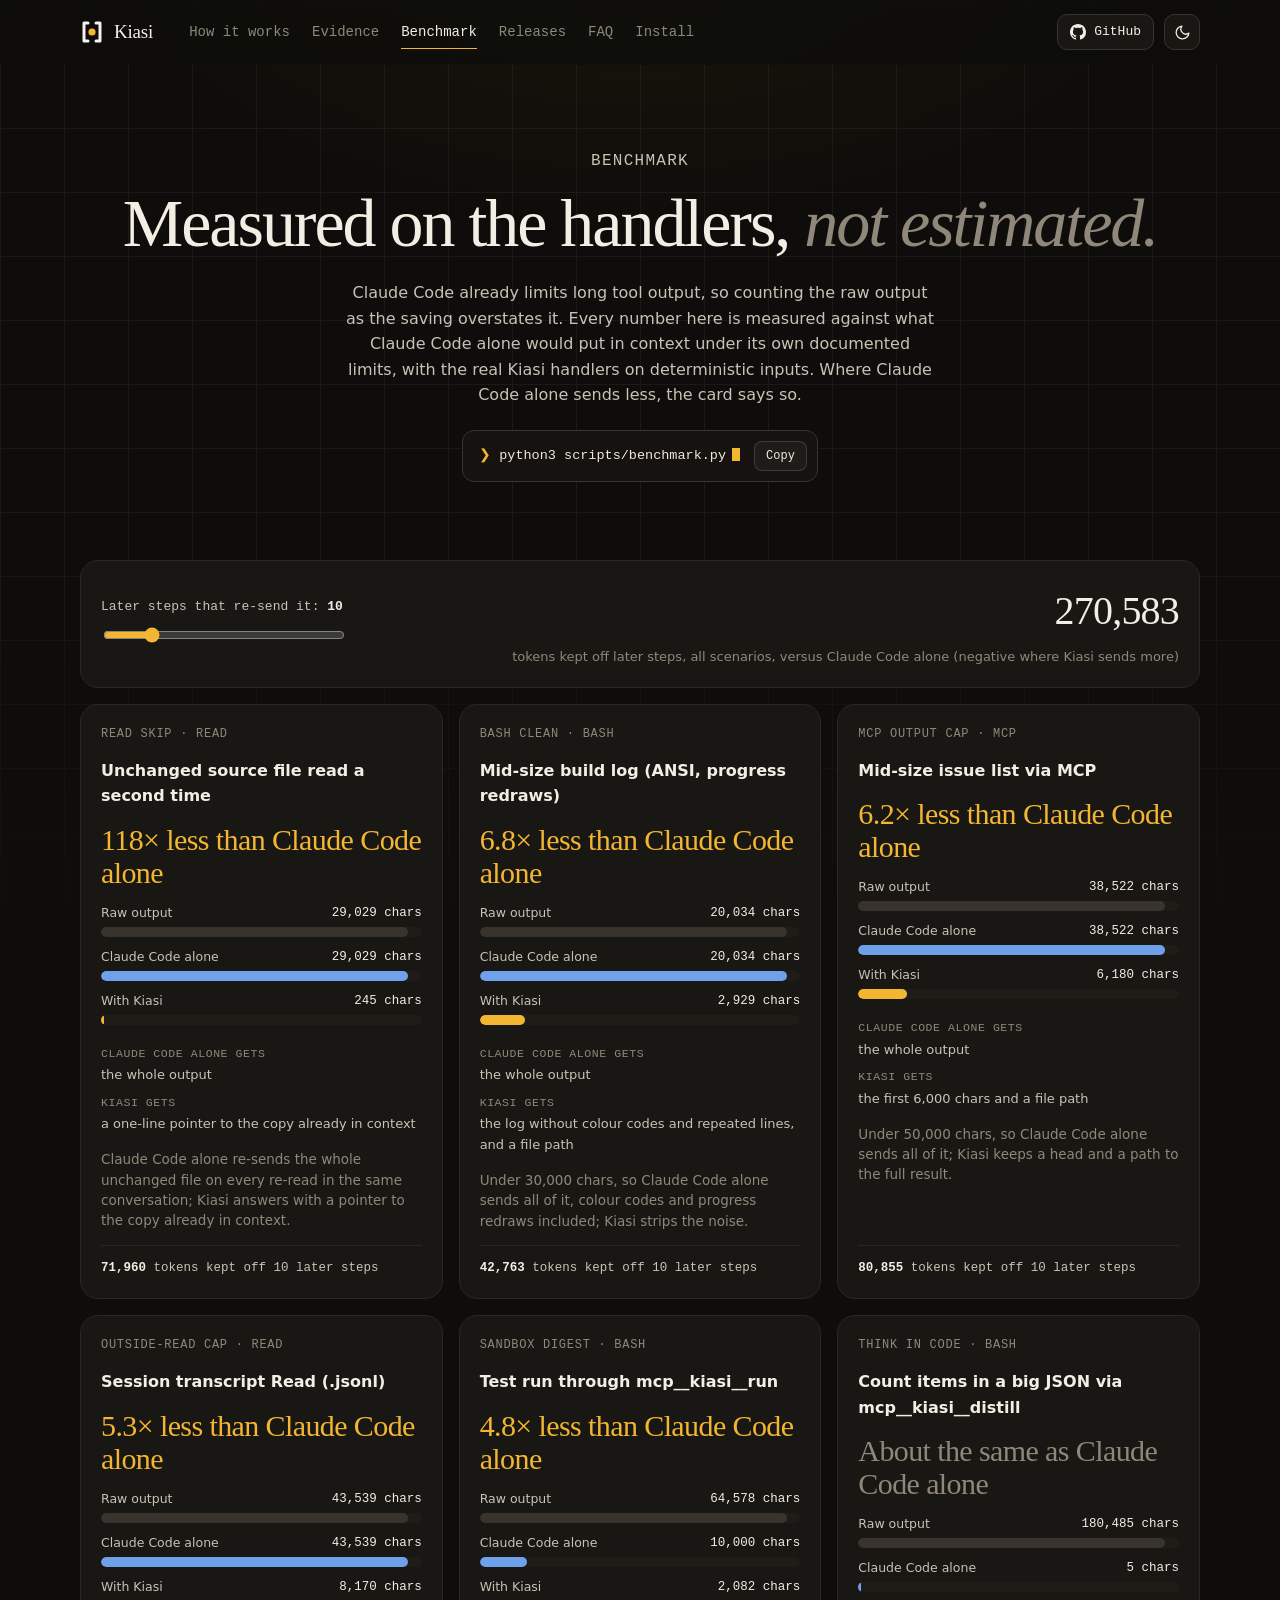
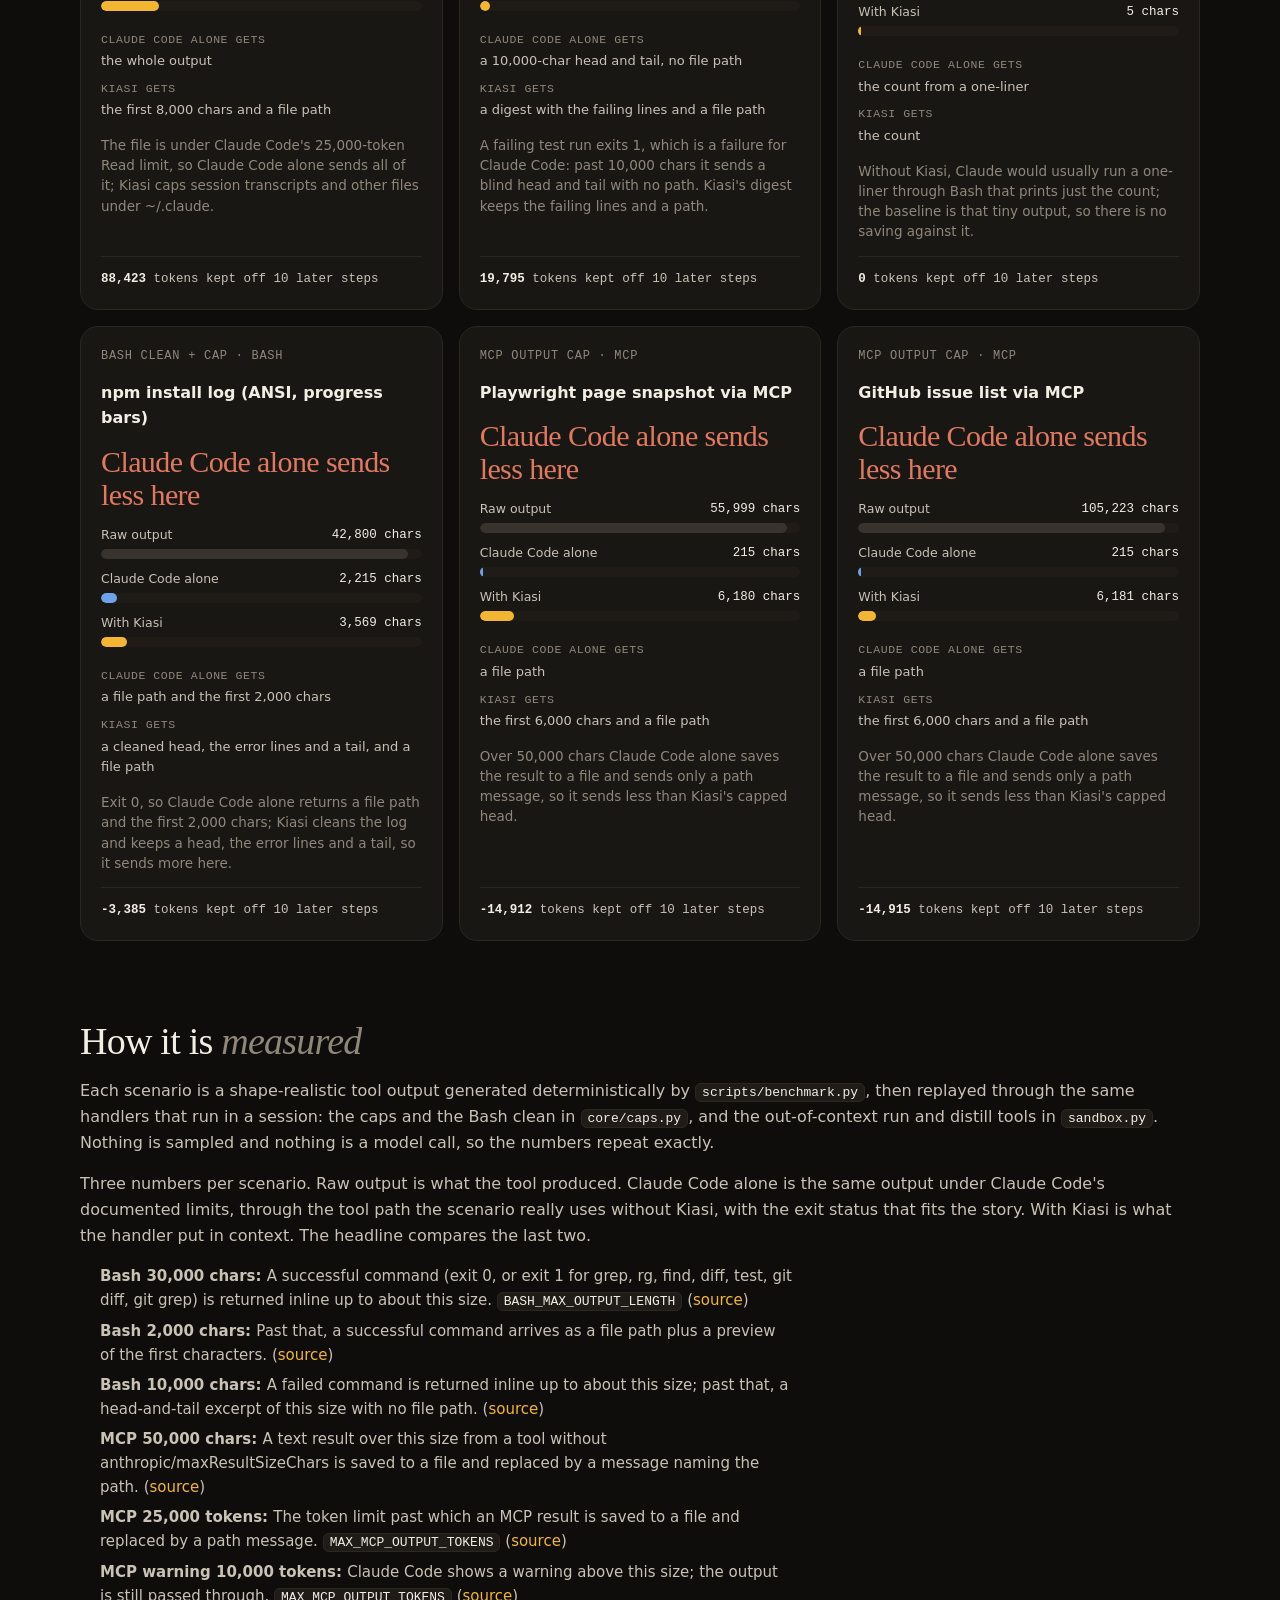
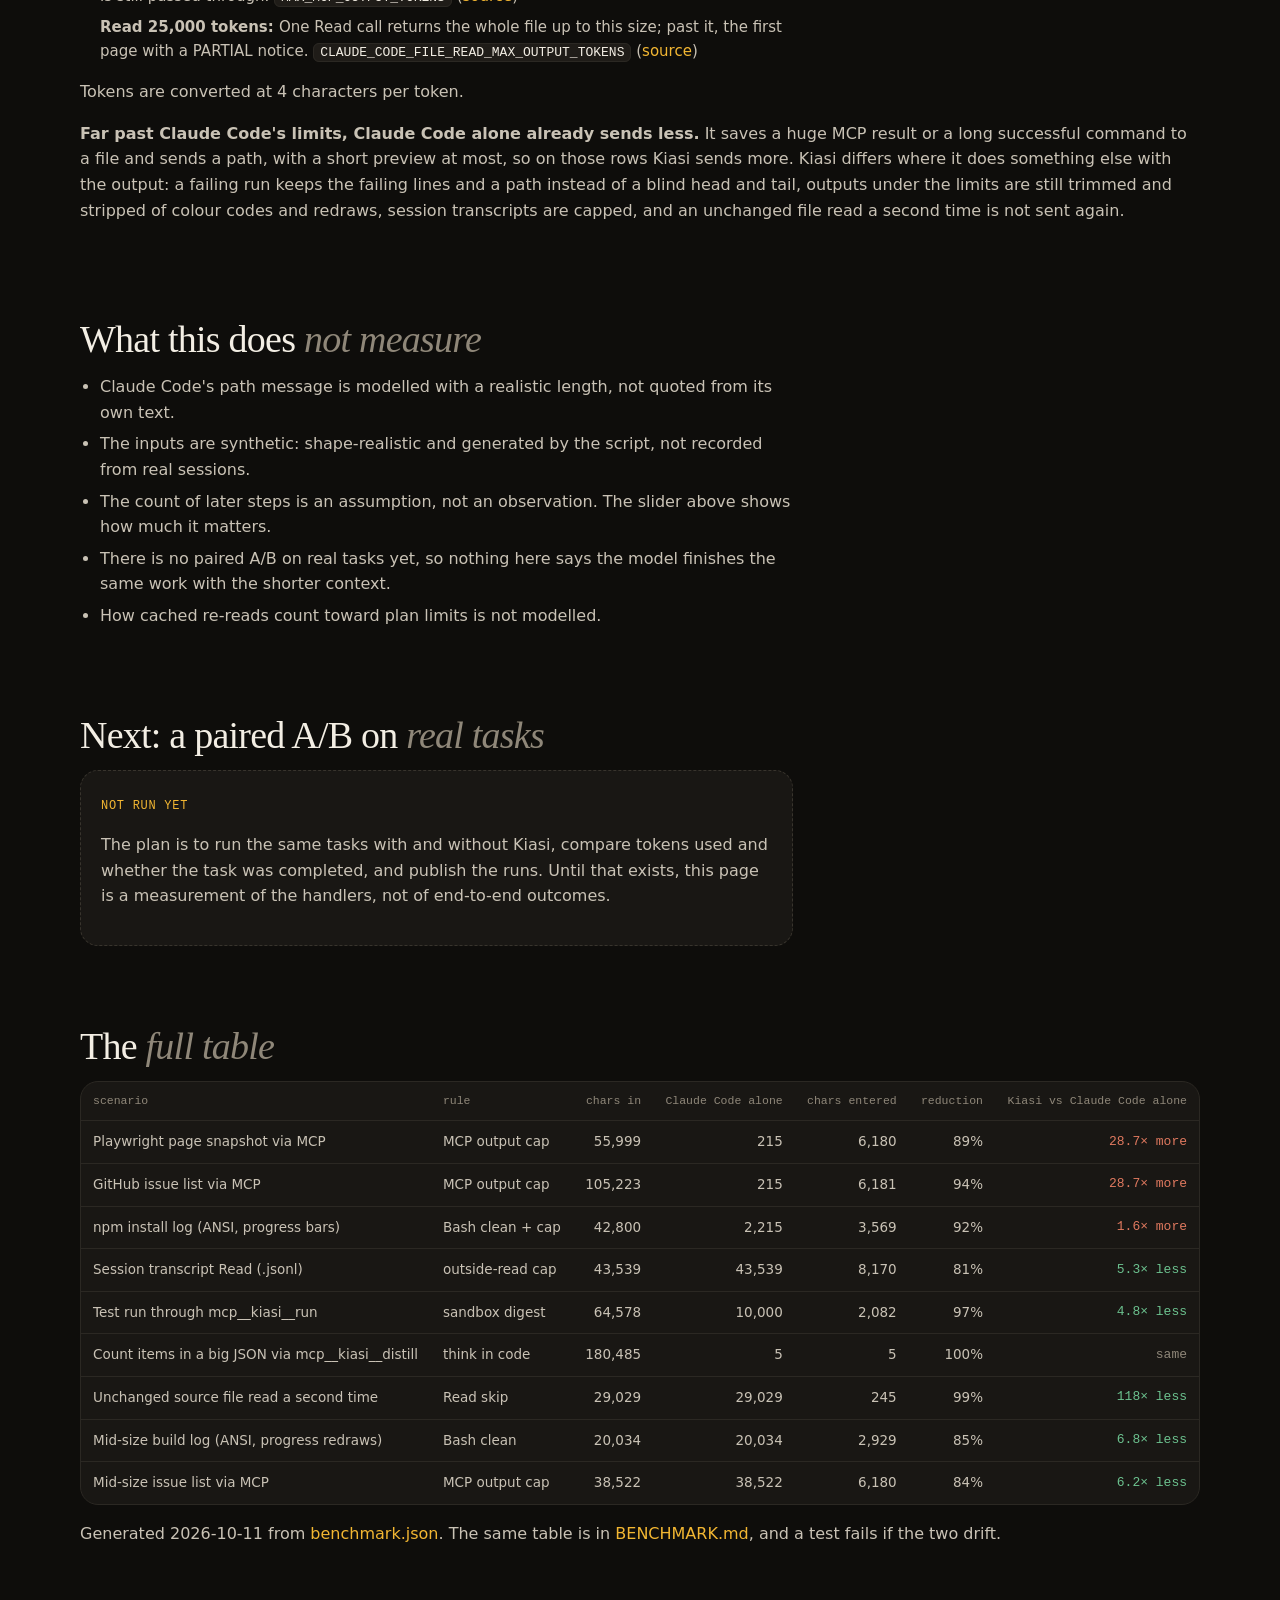
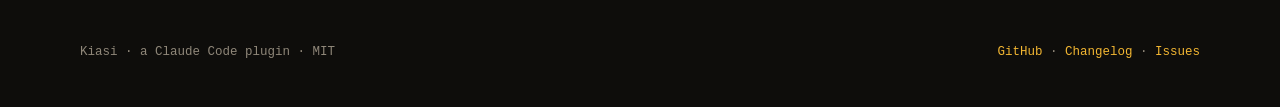
<file: docs/benchmark/index.html>
<!doctype html>
<html lang="en">
<head>
<meta charset="utf-8">
<meta name="viewport" content="width=device-width, initial-scale=1">
<title>Kiasi · Benchmark</title>
<meta name="description" content="Kiasi's benchmark, measured on the real handlers and compared against Claude Code's own output limits, not against raw output. Reproduce it with one command.">
<meta property="og:title" content="Kiasi · Benchmark">
<meta property="og:description" content="Measured on the handlers, not estimated. Savings are counted against what Claude Code alone would put in context, under its documented limits.">
<meta property="og:type" content="website">
<link rel="icon" href="../mark.svg" type="image/svg+xml">
<link rel="stylesheet" href="../site.css">
<style>
.bench-hero { padding: 84px 0 30px; text-align: center; }
.bench-hero h1 { max-width: none; width: 100%; text-align: center; text-wrap: balance; font-family: var(--display); font-weight: 400; font-size: clamp(36px, 6vw, 68px); line-height: 1.02; letter-spacing: -0.03em; margin: 0; }
.bench-hero h1 em { font-style: italic; color: var(--muted); }
.bench-hero .lede { margin: 22px auto 0; }
.bench section { padding: 40px 0; }
.bench h2 { font-family: var(--display); font-weight: 400; font-size: clamp(26px, 3.4vw, 38px); line-height: 1.08; letter-spacing: -0.02em; margin: 0 0 14px; }
.bench h2 em { font-style: italic; color: var(--muted); }
.bench p, .bench li { color: var(--ink2); font-size: 16px; line-height: 1.6; }
.bench ul { padding-left: 20px; margin: 12px 0 0; max-width: 70ch; }
.bench li { margin: 6px 0; }
.bench a { color: var(--accent); }

.control { display: flex; flex-wrap: wrap; align-items: center; gap: 12px 24px; justify-content: space-between; background: var(--card); border: 1px solid var(--rule); border-radius: var(--r); padding: 18px 20px; margin-top: 8px; }
.control label { font-family: var(--mono); font-size: 13px; color: var(--ink2); display: block; margin-bottom: 8px; }
.control label b { color: var(--ink); }
.control input[type=range] { width: min(420px, 100%); accent-color: var(--accent); }
.total { text-align: right; }
.total b { display: block; font-family: var(--display); font-weight: 400; font-size: clamp(28px, 4vw, 40px); letter-spacing: -0.02em; color: var(--ink); }
.total span { font-size: 13px; color: var(--muted); }

.cards { display: grid; grid-template-columns: repeat(auto-fill, minmax(min(100%, 340px), 1fr)); gap: 16px; margin-top: 16px; }
.card { background: var(--card); border: 1px solid var(--rule); border-radius: var(--r); padding: 20px; display: flex; flex-direction: column; gap: 14px; min-width: 0; }
.card .rule { font-family: var(--mono); font-size: 12px; letter-spacing: .06em; text-transform: uppercase; color: var(--muted); }
.card h3 { margin: 0; font-size: 16px; font-weight: 600; color: var(--ink); overflow-wrap: anywhere; }
.card .head { font-family: var(--display); font-size: clamp(24px, 3vw, 30px); letter-spacing: -0.02em; line-height: 1.1; color: var(--accent); }
.card .head.none { color: var(--muted); }
.card .head.worse { color: var(--bad); }
.gets { margin: 0; display: grid; gap: 2px; font-size: 13px; }
.gets dt { font-family: var(--mono); font-size: 11.5px; text-transform: uppercase; letter-spacing: .05em; color: var(--muted); margin-top: 6px; }
.gets dd { margin: 0; color: var(--ink2); }
.bars { display: grid; gap: 10px; }
.bar { display: grid; grid-template-columns: 1fr auto; gap: 4px 10px; align-items: center; }
.bar .lab { font-size: 12.5px; color: var(--ink2); }
.bar .val { font-family: var(--mono); font-size: 12.5px; color: var(--ink); }
.bar .track { grid-column: 1 / -1; height: 10px; border-radius: 6px; background: var(--card2); overflow: hidden; }
.bar .fill { display: block; height: 100%; min-width: 3px; width: var(--w); border-radius: 6px; transform-origin: left; animation: grow .9s var(--ease) both; }
.bar.raw .fill { background: var(--rule2); }
.bar.cc .fill { background: var(--blue); }
.bar.ki .fill { background: var(--accent); }
.card .note { font-size: 13.5px; color: var(--muted); line-height: 1.5; margin: 0; }
.card .later { font-family: var(--mono); font-size: 12.5px; color: var(--ink2); border-top: 1px solid var(--rule); padding-top: 12px; margin-top: auto; }
.card .later b { color: var(--ink); }
@keyframes grow { from { transform: scaleX(0); } to { transform: scaleX(1); } }

.limits { list-style: none; padding: 0; }
.limits li { font-size: 15px; }
.limits code, .bench code { font-family: var(--mono); font-size: 13px; color: var(--ink); }
.next { background: var(--card); border: 1px dashed var(--rule2); border-radius: var(--r); padding: 20px; margin-top: 12px; max-width: 70ch; }
.next .tag { font-family: var(--mono); font-size: 12px; text-transform: uppercase; letter-spacing: .06em; color: var(--accent); }
.tablewrap { overflow-x: auto; border: 1px solid var(--rule); border-radius: var(--r); background: var(--card); margin-top: 12px; }
.tablewrap table { border-collapse: collapse; width: 100%; min-width: 760px; font-size: 13.5px; }
.tablewrap th, .tablewrap td { padding: 10px 12px; text-align: right; border-bottom: 1px solid var(--rule); white-space: nowrap; color: var(--ink2); }
.tablewrap th:nth-child(-n+2), .tablewrap td:nth-child(-n+2) { text-align: left; }
.tablewrap th { font-family: var(--mono); font-size: 11.5px; font-weight: 500; color: var(--muted); }
.tablewrap tr:last-child td { border-bottom: 0; }
.tablewrap td.vs { font-family: var(--mono); font-size: 13px; }
.tablewrap td.vs.less { color: var(--good); }
.tablewrap td.vs.more { color: var(--bad); }
.tablewrap td.vs.same { color: var(--muted); }
.loadfail { color: var(--bad); }
@media (max-width: 640px) { .bench-hero { padding-top: 56px; } .total { text-align: left; } .tablewrap { margin-left: 0; margin-right: 0; } }
@media (prefers-reduced-motion: reduce) { .bar .fill { animation: none; } }
</style>
</head>
<body>
<div class="bgfx" aria-hidden="true"></div>

<header class="top">
  <div class="wrap">
    <a class="brand" href="../"><img src="../mark.svg" alt="">Kiasi</a>
    <nav class="nav" aria-label="Sections">
      <a href="../#how">How it works</a>
      <a href="../#evidence">Evidence</a>
      <a class="on" href="./" aria-current="page">Benchmark</a>
      <a href="../releases/">Releases</a>
      <a href="../#faq">FAQ</a>
      <a href="../#install">Install</a>
    </nav>
    <div class="topright">
      <a class="ghbtn" href="https://github.com/raj-rangani/kiasi" aria-label="Kiasi on GitHub"><svg viewBox="0 0 16 16" aria-hidden="true"><path d="M8 0C3.58 0 0 3.58 0 8c0 3.54 2.29 6.53 5.47 7.59.4.07.55-.17.55-.38 0-.19-.01-.82-.01-1.49-2.01.37-2.53-.49-2.69-.94-.09-.23-.48-.94-.82-1.13-.28-.15-.68-.52-.01-.53.63-.01 1.08.58 1.23.82.72 1.21 1.87.87 2.33.66.07-.52.28-.87.51-1.07-1.78-.2-3.64-.89-3.64-3.95 0-.87.31-1.59.82-2.15-.08-.2-.36-1.02.08-2.12 0 0 .67-.21 2.2.82.64-.18 1.32-.27 2-.27.68 0 1.36.09 2 .27 1.53-1.04 2.2-.82 2.2-.82.44 1.1.16 1.92.08 2.12.51.56.82 1.27.82 2.15 0 3.07-1.87 3.75-3.65 3.95.29.25.54.73.54 1.48 0 1.07-.01 1.93-.01 2.2 0 .21.15.46.55.38A8.01 8.01 0 0 0 16 8c0-4.42-3.58-8-8-8z"/></svg><span>GitHub</span></a>
      <button class="iconbtn" id="theme" type="button" aria-label="Toggle light mode">
        <svg class="moon" viewBox="0 0 24 24" fill="none" stroke="currentColor" stroke-width="1.8" stroke-linecap="round" stroke-linejoin="round"><path d="M21 12.8A9 9 0 1 1 11.2 3a7 7 0 0 0 9.8 9.8z"/></svg>
        <svg class="sun" viewBox="0 0 24 24" fill="none" stroke="currentColor" stroke-width="1.8" stroke-linecap="round"><circle cx="12" cy="12" r="4"/><path d="M12 2v2M12 20v2M4.9 4.9l1.4 1.4M17.7 17.7l1.4 1.4M2 12h2M20 12h2M4.9 19.1l1.4-1.4M17.7 6.3l1.4-1.4"/></svg>
      </button>
    </div>
  </div>
</header>

<main class="wrap bench">
  <div class="bench-hero">
    <p class="eyebrow">Benchmark</p>
    <h1>Measured on the handlers, <em>not estimated.</em></h1>
    <p class="lede">Claude Code already limits long tool output, so counting the raw output as the saving overstates it. Every number here is measured against what Claude Code alone would put in context under its own documented limits, with the real Kiasi handlers on deterministic inputs. Where Claude Code alone sends less, the card says so.</p>
    <div class="cmd"><span>python3 scripts/benchmark.py</span><button class="copy" data-copy="python3 scripts/benchmark.py">Copy</button></div>
  </div>

  <section aria-labelledby="steps-h">
    <div class="control">
      <div>
        <label for="steps" id="steps-h">Later steps that re-send it: <b id="steps-out">10</b></label>
        <input id="steps" type="range" min="1" max="50" value="10">
      </div>
      <div class="total"><b id="total">0</b><span>tokens kept off later steps, all scenarios, versus Claude Code alone (negative where Kiasi sends more)</span></div>
    </div>
    <div class="cards" id="cards" aria-live="polite"><p class="loadfail" id="status">Loading benchmark.json…</p></div>
  </section>

  <section id="method">
    <h2>How it is <em>measured</em></h2>
    <p>Each scenario is a shape-realistic tool output generated deterministically by <code>scripts/benchmark.py</code>, then replayed through the same handlers that run in a session: the caps and the Bash clean in <code>core/caps.py</code>, and the out-of-context run and distill tools in <code>sandbox.py</code>. Nothing is sampled and nothing is a model call, so the numbers repeat exactly.</p>
    <p>Three numbers per scenario. Raw output is what the tool produced. Claude Code alone is the same output under Claude Code's documented limits, through the tool path the scenario really uses without Kiasi, with the exit status that fits the story. With Kiasi is what the handler put in context. The headline compares the last two.</p>
    <ul class="limits" id="limits"></ul>
    <p id="limitnote"></p>
    <p><b>Far past Claude Code's limits, Claude Code alone already sends less.</b> It saves a huge MCP result or a long successful command to a file and sends a path, with a short preview at most, so on those rows Kiasi sends more. Kiasi differs where it does something else with the output: a failing run keeps the failing lines and a path instead of a blind head and tail, outputs under the limits are still trimmed and stripped of colour codes and redraws, session transcripts are capped, and an unchanged file read a second time is not sent again.</p>
  </section>

  <section id="not">
    <h2>What this does <em>not measure</em></h2>
    <ul>
      <li>Claude Code's path message is modelled with a realistic length, not quoted from its own text.</li>
      <li>The inputs are synthetic: shape-realistic and generated by the script, not recorded from real sessions.</li>
      <li>The count of later steps is an assumption, not an observation. The slider above shows how much it matters.</li>
      <li>There is no paired A/B on real tasks yet, so nothing here says the model finishes the same work with the shorter context.</li>
      <li>How cached re-reads count toward plan limits is not modelled.</li>
    </ul>
  </section>

  <section id="next">
    <h2>Next: a paired A/B on <em>real tasks</em></h2>
    <div class="next">
      <span class="tag">Not run yet</span>
      <p>The plan is to run the same tasks with and without Kiasi, compare tokens used and whether the task was completed, and publish the runs. Until that exists, this page is a measurement of the handlers, not of end-to-end outcomes.</p>
    </div>
  </section>

  <section id="table">
    <h2>The <em>full table</em></h2>
    <div class="tablewrap"><table id="grid"></table></div>
    <p>Generated <span id="generated"></span> from <a href="../benchmark.json">benchmark.json</a>. The same table is in <a href="https://github.com/raj-rangani/kiasi/blob/main/BENCHMARK.md">BENCHMARK.md</a>, and a test fails if the two drift.</p>
  </section>

  <footer class="foot">
    <span>Kiasi · a Claude Code plugin · MIT</span>
    <span><a href="https://github.com/raj-rangani/kiasi">GitHub</a> · <a href="https://github.com/raj-rangani/kiasi/blob/main/CHANGELOG.md">Changelog</a> · <a href="https://github.com/raj-rangani/kiasi/issues">Issues</a></span>
  </footer>
</main>

<script>
(function () {
  var root = document.documentElement;
  var LESS_RATIO = 1.5, MORE_RATIO = 0.67;
  var data = null;

  try { if (localStorage.getItem('kiasi-theme') === 'light') root.dataset.theme = 'light'; } catch (e) {}
  document.getElementById('theme').addEventListener('click', function () {
    var light = root.dataset.theme === 'light';
    if (light) delete root.dataset.theme; else root.dataset.theme = 'light';
    try { localStorage.setItem('kiasi-theme', light ? 'dark' : 'light'); } catch (e) {}
  });

  document.querySelectorAll('.copy').forEach(function (b) {
    b.addEventListener('click', function () {
      var done = function () { b.classList.add('ok'); var t = b.textContent; b.textContent = 'Copied'; setTimeout(function () { b.classList.remove('ok'); b.textContent = t; }, 1400); };
      if (navigator.clipboard) navigator.clipboard.writeText(b.dataset.copy).then(done, function () {}); else done();
    });
  });

  var fmt = function (n) { return Math.round(n).toLocaleString('en-US'); };
  var el = function (tag, cls, text) { var e = document.createElement(tag); if (cls) e.className = cls; if (text !== undefined) e.textContent = text; return e; };
  var kept = function (s, steps) { return (s.chars_claude_code - s.chars_kiasi) / data.chars_per_token * steps; };
  var verdict = function (s) {
    var r = s.chars_claude_code / Math.max(1, s.chars_kiasi);
    if (r >= LESS_RATIO) return { text: (r >= 100 ? fmt(r) : r.toFixed(1)) + '× less than Claude Code alone', cls: '' };
    if (r > MORE_RATIO) return { text: 'About the same as Claude Code alone', cls: ' none' };
    return { text: 'Claude Code alone sends less here', cls: ' worse' };
  };
  var versus = function (cc, ki) {
    if (cc === ki) return { text: 'same', cls: 'same' };
    var r = Math.max(cc, ki) / Math.max(1, Math.min(cc, ki));
    return { text: (r >= 100 ? fmt(r) : r.toFixed(1)) + '× ' + (ki < cc ? 'less' : 'more'), cls: ki < cc ? 'less' : 'more' };
  };

  var bar = function (cls, label, value, max) {
    var b = el('div', 'bar ' + cls), t = el('span', 'track'), f = el('span', 'fill');
    f.style.setProperty('--w', Math.max(0.5, value / max * 100) + '%');
    t.appendChild(f);
    b.appendChild(el('span', 'lab', label));
    b.appendChild(el('span', 'val', fmt(value) + ' chars'));
    b.appendChild(t);
    return b;
  };

  var laters = [];
  var buildCard = function (s) {
    var card = el('article', 'card'), bars = el('div', 'bars'), v = verdict(s);
    card.appendChild(el('span', 'rule', s.rule + ' · ' + s.tool));
    card.appendChild(el('h3', '', s.name));
    card.appendChild(el('div', 'head' + v.cls, v.text));
    bars.appendChild(bar('raw', 'Raw output', s.chars_in, s.chars_in));
    bars.appendChild(bar('cc', 'Claude Code alone', s.chars_claude_code, s.chars_in));
    bars.appendChild(bar('ki', 'With Kiasi', s.chars_kiasi, s.chars_in));
    card.appendChild(bars);
    var gets = el('dl', 'gets');
    [['Claude Code alone gets', s.claude_code_gets], ['Kiasi gets', s.kiasi_gets]].forEach(function (g) {
      gets.appendChild(el('dt', '', g[0]));
      gets.appendChild(el('dd', '', g[1]));
    });
    card.appendChild(gets);
    card.appendChild(el('p', 'note', s.note));
    var later = el('div', 'later');
    laters.push({ node: later, s: s });
    card.appendChild(later);
    return card;
  };

  var update = function () {
    var steps = parseInt(document.getElementById('steps').value, 10), total = 0;
    document.getElementById('steps-out').textContent = steps;
    laters.forEach(function (l) {
      var v = kept(l.s, steps);
      total += v;
      l.node.textContent = '';
      var b = el('b', '', fmt(v));
      l.node.appendChild(b);
      l.node.appendChild(document.createTextNode(' tokens kept off ' + steps + ' later step' + (steps === 1 ? '' : 's')));
    });
    document.getElementById('total').textContent = fmt(total);
  };

  var buildTable = function () {
    var grid = document.getElementById('grid'), head = el('tr');
    ['scenario', 'rule', 'chars in', 'Claude Code alone', 'chars entered', 'reduction', 'Kiasi vs Claude Code alone'].forEach(function (h) { head.appendChild(el('th', '', h)); });
    grid.appendChild(head);
    var pct = function (whole, part) { return Math.floor((200 * (whole - part) + whole) / (2 * Math.max(1, whole))) + '%'; };
    data.scenarios.forEach(function (s) {
      var tr = el('tr'), v = versus(s.chars_claude_code, s.chars_kiasi);
      [s.name, s.rule, fmt(s.chars_in), fmt(s.chars_claude_code), fmt(s.chars_kiasi), pct(s.chars_in, s.chars_kiasi)].forEach(function (c) { tr.appendChild(el('td', '', c)); });
      tr.appendChild(el('td', 'vs ' + v.cls, v.text));
      grid.appendChild(tr);
    });
  };

  var buildLimits = function () {
    var ul = document.getElementById('limits');
    data.limits.forEach(function (l) {
      var li = el('li'), a = el('a', '', 'source');
      a.href = l.source;
      li.appendChild(el('b', '', l.tool + ' ' + fmt(l.value) + ' ' + l.unit + ': '));
      li.appendChild(document.createTextNode(l.what + ' '));
      if (l.setting) { li.appendChild(el('code', '', l.setting)); li.appendChild(document.createTextNode(' ')); }
      li.appendChild(document.createTextNode('('));
      li.appendChild(a);
      li.appendChild(document.createTextNode(')'));
      ul.appendChild(li);
    });
    document.getElementById('limitnote').textContent = 'Tokens are converted at ' + data.chars_per_token + ' characters per token.';
  };

  fetch('../benchmark.json').then(function (r) { return r.json(); }).then(function (d) {
    data = d;
    var cards = document.getElementById('cards');
    cards.textContent = '';
    var ratio = function (s) { return s.chars_claude_code / Math.max(1, s.chars_kiasi); };
    d.scenarios.slice().sort(function (a, b) { return ratio(b) - ratio(a); }).forEach(function (s) { cards.appendChild(buildCard(s)); });
    var slider = document.getElementById('steps');
    slider.value = d.later_steps;
    slider.addEventListener('input', update);
    document.getElementById('generated').textContent = d.generated;
    buildTable();
    buildLimits();
    update();
  }).catch(function () {
    document.getElementById('status').textContent = 'Could not load benchmark.json.';
  });
})();
</script>
</body>
</html>
</file>
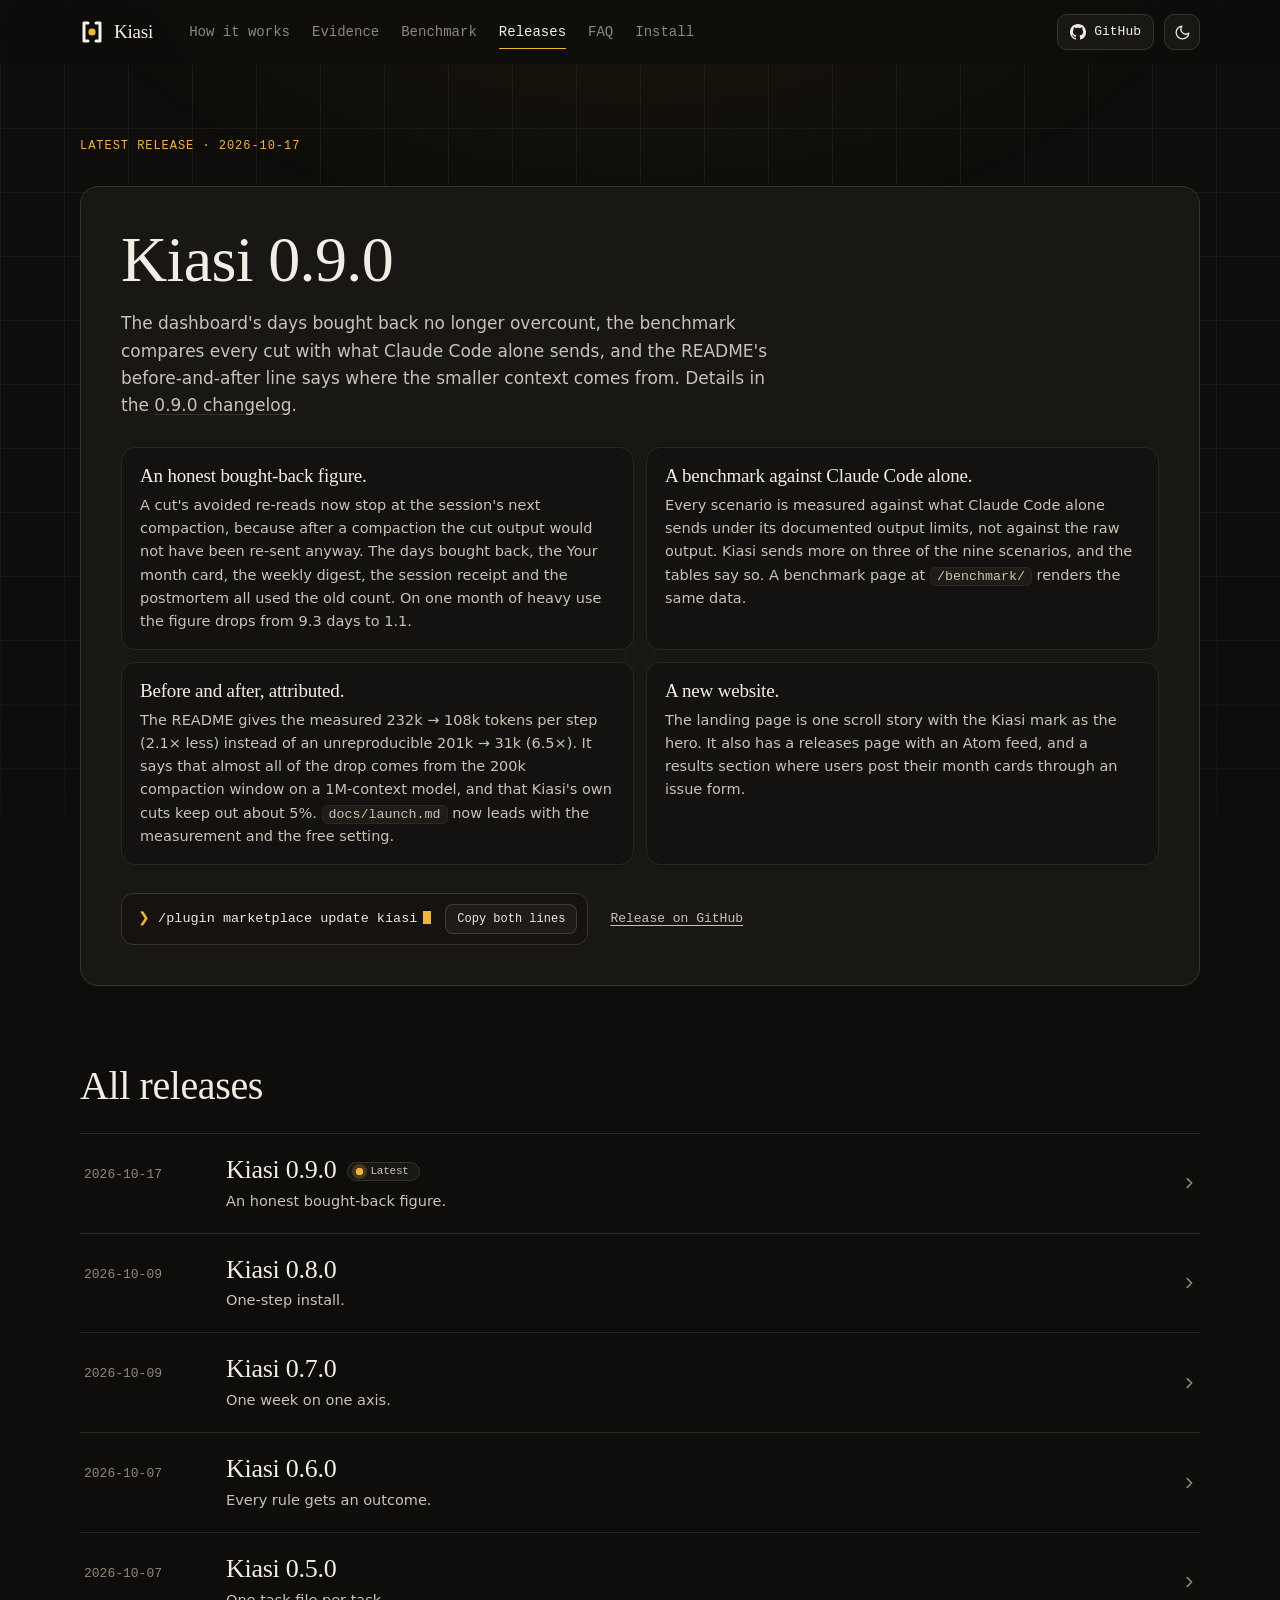
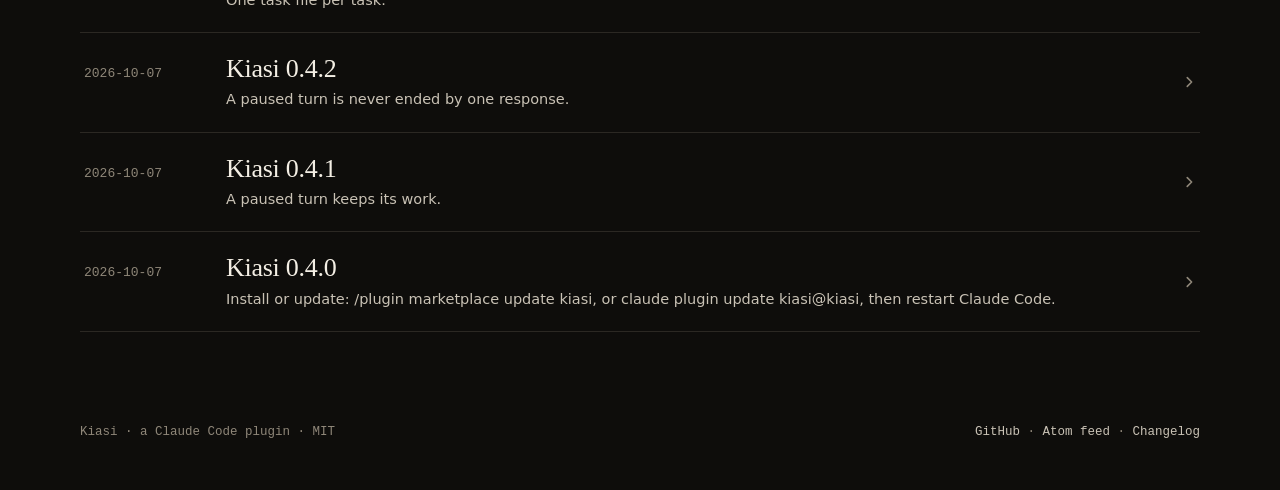
<file: docs/releases/index.html>
<!doctype html>
<html lang="en">
<head>
<meta charset="utf-8">
<meta name="viewport" content="width=device-width, initial-scale=1">
<title>Kiasi · Releases</title>
<meta name="description" content="Every Kiasi release: what is new, what was fixed, what to check when you upgrade, and what is still known to be rough.">
<meta property="og:title" content="Kiasi · Releases">
<meta property="og:description" content="Every Kiasi release: what is new, what was fixed, what to check when you upgrade, and what is still known to be rough.">
<meta property="og:type" content="website">
<link rel="icon" href="../mark.svg" type="image/svg+xml">
<link rel="alternate" type="application/atom+xml" title="Kiasi releases" href="../releases.xml">
<link rel="stylesheet" href="../site.css">
<style>
.rl { padding: 72px 0 24px; }
.rl h1 { margin: 0; max-width: none; font-size: clamp(36px, 6vw, 64px); }
.latest { margin-top: 30px; background: var(--card); border: 1px solid var(--rule2); border-radius: var(--r); padding: clamp(20px, 4vw, 40px); min-width: 0; }
.latest .h2 { overflow-wrap: anywhere; }
.latest .sub { overflow-wrap: anywhere; }
.latest .sub a, .rbody a { text-decoration: underline; text-underline-offset: 3px; text-decoration-color: var(--rule2); }
.hl { display: grid; grid-template-columns: repeat(auto-fit, minmax(min(100%, 340px), 1fr)); gap: 12px; margin-top: 28px; }
.hl article { background: var(--bg2); border: 1px solid var(--rule); border-radius: 14px; padding: 16px 18px; font-size: 14.5px; color: var(--ink2); min-width: 0; overflow-wrap: anywhere; }
.hl h3 { margin: 0 0 6px; font: 400 19px/1.25 var(--display); color: var(--ink); letter-spacing: -0.01em; }
.hl p { margin: 0; }
.upd { margin-top: 28px; display: flex; flex-wrap: wrap; align-items: center; gap: 12px 22px; }
.upd .cmd { margin: 0; }
.upd a.ext { font-family: var(--mono); font-size: 13px; color: var(--ink2); text-decoration: underline; text-underline-offset: 3px; }
.all { padding: 56px 0 24px; }
.all .h2 { font-size: clamp(28px, 4vw, 40px); }
.list { margin-top: 26px; border-top: 1px solid var(--rule); }
.rel { border-bottom: 1px solid var(--rule); scroll-margin-top: 84px; }
.rel summary { list-style: none; cursor: pointer; display: grid; grid-template-columns: 120px minmax(0, 1fr) 20px; gap: 6px 22px; align-items: baseline; padding: 20px 4px; }
.rel summary::-webkit-details-marker { display: none; }
.rel summary:hover .rt { color: var(--accent); }
.rel summary:focus-visible { outline: 2px solid var(--accent); outline-offset: 2px; border-radius: 6px; }
.rd { font-family: var(--mono); font-size: 13px; color: var(--muted); }
.rt { font-family: var(--display); font-size: clamp(20px, 2.6vw, 26px); line-height: 1.2; letter-spacing: -0.01em; transition: color .2s; overflow-wrap: anywhere; }
.rt .pill { font-size: 11px; padding: 2px 10px 2px 8px; margin-left: 10px; vertical-align: 3px; }
.rs { display: block; margin-top: 4px; font-size: 14.5px; color: var(--ink2); overflow-wrap: anywhere; }
.chev { width: 14px; height: 14px; align-self: center; justify-self: end; color: var(--muted); transition: transform .25s var(--ease); }
.rel[open] .chev { transform: rotate(90deg); }
.rbody { padding: 0 4px 28px 146px; font-size: 15px; color: var(--ink2); min-width: 0; overflow-wrap: anywhere; }
.rbody > p { margin: 0 0 18px; }
.rbody h4 { margin: 22px 0 8px; font: 500 12px/1.2 var(--mono); letter-spacing: .08em; text-transform: uppercase; color: var(--accent); }
.rbody ul { margin: 0; padding-left: 20px; }
.rbody li { margin: 0 0 8px; }
.rbody li b { color: var(--ink); font-weight: 600; }
.rlinks { margin-top: 20px; display: flex; flex-wrap: wrap; gap: 8px 22px; font-family: var(--mono); font-size: 13px; }
.rlinks a { text-decoration: underline; text-underline-offset: 3px; }
.note { color: var(--muted); font-family: var(--mono); font-size: 13px; margin-top: 26px; }
@media (max-width: 640px) {
  .rl { padding-top: 44px; }
  .rel summary { grid-template-columns: minmax(0, 1fr) 20px; }
  .rd { grid-column: 1; }
  .rbody { padding-left: 4px; }
  .chev { grid-column: 2; grid-row: 1 / span 2; }
}
@media (prefers-reduced-motion: no-preference) {
  .rl > * { animation: rise .7s var(--ease) both; }
  .rl > :nth-child(2) { animation-delay: .08s; }
}
</style>
</head>
<body>
<div class="bgfx" aria-hidden="true"></div>

<header class="top">
  <div class="wrap">
    <a class="brand" href="../"><img src="../mark.svg" alt="">Kiasi</a>
    <nav class="nav" aria-label="Sections">
      <a href="../#how">How it works</a>
      <a href="../#evidence">Evidence</a>
      <a href="../benchmark/">Benchmark</a>
      <a class="on" href="./" aria-current="page">Releases</a>
      <a href="../#faq">FAQ</a>
      <a href="../#install">Install</a>
    </nav>
    <div class="topright">
      <a class="ghbtn" href="https://github.com/raj-rangani/kiasi" aria-label="Kiasi on GitHub"><svg viewBox="0 0 16 16" aria-hidden="true"><path d="M8 0C3.58 0 0 3.58 0 8c0 3.54 2.29 6.53 5.47 7.59.4.07.55-.17.55-.38 0-.19-.01-.82-.01-1.49-2.01.37-2.53-.49-2.69-.94-.09-.23-.48-.94-.82-1.13-.28-.15-.68-.52-.01-.53.63-.01 1.08.58 1.23.82.72 1.21 1.87.87 2.33.66.07-.52.28-.87.51-1.07-1.78-.2-3.64-.89-3.64-3.95 0-.87.31-1.59.82-2.15-.08-.2-.36-1.02.08-2.12 0 0 .67-.21 2.2.82.64-.18 1.32-.27 2-.27.68 0 1.36.09 2 .27 1.53-1.04 2.2-.82 2.2-.82.44 1.1.16 1.92.08 2.12.51.56.82 1.27.82 2.15 0 3.07-1.87 3.75-3.65 3.95.29.25.54.73.54 1.48 0 1.07-.01 1.93-.01 2.2 0 .21.15.46.55.38A8.01 8.01 0 0 0 16 8c0-4.42-3.58-8-8-8z"/></svg><span>GitHub</span></a>
      <button class="iconbtn" id="theme" type="button" aria-label="Toggle light mode">
        <svg class="moon" viewBox="0 0 24 24" fill="none" stroke="currentColor" stroke-width="1.8" stroke-linecap="round" stroke-linejoin="round"><path d="M21 12.8A9 9 0 1 1 11.2 3a7 7 0 0 0 9.8 9.8z"/></svg>
        <svg class="sun" viewBox="0 0 24 24" fill="none" stroke="currentColor" stroke-width="1.8" stroke-linecap="round"><circle cx="12" cy="12" r="4"/><path d="M12 2v2M12 20v2M4.9 4.9l1.4 1.4M17.7 17.7l1.4 1.4M2 12h2M20 12h2M4.9 19.1l1.4-1.4M17.7 6.3l1.4-1.4"/></svg>
      </button>
    </div>
  </div>
</header>

<main class="wrap">
  <section class="rl">
    <p class="eyebrow" id="latest-eyebrow">Latest release</p>
    <div id="latest" class="latest" aria-live="polite">
      <h1 class="h2">Loading the latest release</h1>
    </div>
    <noscript><p class="note">The release list needs JavaScript. The same notes are on <a href="https://github.com/raj-rangani/kiasi/releases">GitHub</a>.</p></noscript>
  </section>

  <section class="all">
    <h2 class="h2">All releases</h2>
    <div class="list" id="list"></div>
    <p class="note" id="status"></p>
  </section>

  <footer class="foot">
    <span>Kiasi · a Claude Code plugin · MIT</span>
    <span><a href="https://github.com/raj-rangani/kiasi">GitHub</a> · <a href="../releases.xml">Atom feed</a> · <a href="https://github.com/raj-rangani/kiasi/blob/main/CHANGELOG.md">Changelog</a></span>
  </footer>
</main>
<script>
(function () {
  var root = document.documentElement;
  var CMD = '/plugin marketplace update kiasi\n/plugin update kiasi';
  var CHEV = '<svg class="chev" viewBox="0 0 16 16" fill="none" stroke="currentColor" stroke-width="1.8" stroke-linecap="round" stroke-linejoin="round" aria-hidden="true"><path d="M6 3l5 5-5 5"/></svg>';
  var esc = function (v) { return String(v).replace(/[&<>"]/g, function (c) { return { '&': '&amp;', '<': '&lt;', '>': '&gt;', '"': '&quot;' }[c]; }); };

  try { if (localStorage.getItem('kiasi-theme') === 'light') root.dataset.theme = 'light'; } catch (e) {}
  document.getElementById('theme').addEventListener('click', function () {
    var light = root.dataset.theme === 'light';
    if (light) delete root.dataset.theme; else root.dataset.theme = 'light';
    try { localStorage.setItem('kiasi-theme', light ? 'dark' : 'light'); } catch (e) {}
  });

  var top = document.querySelector('.top');
  var onScroll = function () { top.classList.toggle('scrolled', scrollY > 8); };
  addEventListener('scroll', onScroll, { passive: true }); onScroll();

  var bindCopy = function (scope) {
    scope.querySelectorAll('.copy').forEach(function (b) {
      b.addEventListener('click', function () {
        var text = b.dataset.copy;
        var done = function () { var was = b.textContent; b.textContent = 'Copied'; b.classList.add('ok'); setTimeout(function () { b.textContent = was; b.classList.remove('ok'); }, 1400); };
        if (navigator.clipboard) navigator.clipboard.writeText(text).then(done, done); else done();
      });
    });
  };

  var plainText = function (h) { var d = document.createElement('div'); d.innerHTML = h; return d.textContent.trim(); };
  var section = function (rel, name) {
    return rel.sections.filter(function (s) { return s.heading.toLowerCase() === name; })[0];
  };
  var blurb = function (rel) {
    var hl = section(rel, 'highlights');
    var first = hl && hl.items[0];
    if (first && first.lead) return first.lead;
    return plainText(rel.summary);
  };

  var latestBlock = function (rel) {
    var hl = section(rel, 'highlights');
    var cards = hl ? hl.items.map(function (it) {
      var body = it.lead ? it.html.replace(/^<b>[\s\S]*?<\/b>\s*/, '') : it.html;
      return '<article>' + (it.lead ? '<h3>' + esc(it.lead) + '</h3>' : '') + '<p>' + body + '</p></article>';
    }).join('') : '';
    return '<h1 class="h2">' + esc(rel.title) + '</h1>'
      + (rel.summary ? '<p class="sub">' + rel.summary + '</p>' : '')
      + (cards ? '<div class="hl">' + cards + '</div>' : '')
      + '<div class="upd"><div class="cmd"><span>/plugin marketplace update kiasi</span><button class="copy" type="button" data-copy="' + esc(CMD) + '">Copy both lines</button></div>'
      + '<a class="ext" href="' + esc(rel.url) + '">Release on GitHub</a></div>';
  };

  var row = function (rel) {
    var b = blurb(rel);
    var secs = rel.sections.map(function (s) {
      return '<h4>' + esc(s.heading) + '</h4><ul>' + s.items.map(function (i) { return '<li>' + i.html + '</li>'; }).join('') + '</ul>';
    }).join('');
    return '<details class="rel" id="' + esc(rel.tag) + '"><summary>'
      + '<span class="rd">' + esc(rel.date) + '</span>'
      + '<span><span class="rt">' + esc(rel.title) + (rel.latest ? '<span class="pill"><i></i>Latest</span>' : '') + '</span>' + (b ? '<span class="rs">' + esc(b) + '</span>' : '') + '</span>'
      + CHEV + '</summary><div class="rbody">'
      + (rel.summary ? '<p>' + rel.summary + '</p>' : '') + secs
      + '<div class="rlinks"><a href="' + esc(rel.url) + '">Release on GitHub</a>' + (rel.compare ? '<a href="' + esc(rel.compare) + '">Full changelog</a>' : '') + '</div>'
      + '</div></details>';
  };

  var openHash = function (scroll) {
    var id = decodeURIComponent(location.hash.slice(1));
    if (!id) return;
    var el = document.getElementById(id);
    if (el && el.classList.contains('rel')) {
      el.open = true;
      if (scroll) el.scrollIntoView();
    }
  };

  var render = function (data) {
    var rels = data.releases || [];
    var newest = rels.filter(function (r) { return r.latest; })[0] || rels[0];
    var latest = document.getElementById('latest');
    if (!newest) { latest.innerHTML = '<h1 class="h2">No releases yet</h1>'; return; }
    document.getElementById('latest-eyebrow').textContent = 'Latest release · ' + newest.date;
    latest.innerHTML = latestBlock(newest);
    bindCopy(latest);
    var list = document.getElementById('list');
    list.innerHTML = rels.map(row).join('');
    list.querySelectorAll('details').forEach(function (d) {
      d.addEventListener('toggle', function () {
        if (d.open && location.hash !== '#' + d.id) history.replaceState(null, '', '#' + d.id);
      });
    });
    openHash(true);
    addEventListener('hashchange', function () { openHash(true); });
  };

  fetch('../releases.json').then(function (r) {
    if (!r.ok) throw new Error(r.status);
    return r.json();
  }).then(render).catch(function () {
    document.getElementById('latest').innerHTML = '<h1 class="h2">Could not load the releases</h1><p class="sub">They are all on <a href="https://github.com/raj-rangani/kiasi/releases">GitHub</a>.</p>';
  });
})();
</script>
</body>
</html>
</file>
<file: docs/site.css>
:root {
  --bg: #0e0d0b; --bg2: #141210; --card: #191714; --card2: #1f1c18; --rule: #2b2823; --rule2: #38342d;
  --ink: #f3eee4; --ink2: #c9c2b5; --muted: #8f8779; --accent: #f2b632; --accent-ink: #0e0d0b;
  --good: #6cc28f; --bad: #e0795f; --blue: #6ea1ea; --d-cc: #5a8ad6; --d-ki: #b98319;
  --term: #15120f; --term-ink: #efe9dd; --term-dim: #8a8174;
  --sans: system-ui, -apple-system, "Segoe UI", Roboto, sans-serif;
  --display: Georgia, "Times New Roman", serif;
  --mono: ui-monospace, "SF Mono", Menlo, Consolas, monospace;
  --ease: cubic-bezier(.2,.7,.2,1);
  --r: 18px;
  color-scheme: dark;
}
:root[data-theme="light"] {
  --bg: #f7f4ee; --bg2: #f1ede5; --card: #ffffff; --card2: #f6f2ea; --rule: #e6e0d4; --rule2: #d6cfc0;
  --ink: #1b1813; --ink2: #3b362e; --muted: #6f685d; --accent: #d99a0b; --accent-ink: #1b1813;
  --good: #2f8f5b; --bad: #c4553a; --blue: #2e63c2; --d-cc: #2e63c2; --d-ki: #b07a00;
  color-scheme: light;
}
* { box-sizing: border-box; }
html { scroll-behavior: smooth; }
@media (prefers-reduced-motion: reduce) { html { scroll-behavior: auto; } }
body { margin: 0; background: var(--bg); color: var(--ink); font-family: var(--sans); font-size: 16px; line-height: 1.6; -webkit-font-smoothing: antialiased; text-rendering: optimizeLegibility; }
a { color: inherit; text-decoration: none; }
a:hover { text-decoration: underline; text-underline-offset: 3px; }
code { font-family: var(--mono); font-size: .92em; background: var(--card2); border: 1px solid var(--rule); border-radius: 6px; padding: 1px 6px; }
.wrap { width: min(1120px, calc(100% - 32px)); margin: 0 auto; }
.sr { position: absolute; width: 1px; height: 1px; overflow: hidden; clip: rect(0 0 0 0); white-space: nowrap; }

/* background grid */
.bgfx { position: fixed; inset: 0; z-index: -1; pointer-events: none; background:
  radial-gradient(900px 500px at 50% -10%, color-mix(in srgb, var(--accent) 14%, transparent), transparent 70%),
  linear-gradient(var(--rule) 1px, transparent 1px) 0 0 / 100% 64px,
  linear-gradient(90deg, var(--rule) 1px, transparent 1px) 0 0 / 64px 100%; opacity: .45;
  -webkit-mask-image: linear-gradient(#000 0, #000 60vh, transparent 110vh); mask-image: linear-gradient(#000 0, #000 60vh, transparent 110vh); }

/* top bar */
.top { position: sticky; top: 0; z-index: 20; backdrop-filter: blur(14px); -webkit-backdrop-filter: blur(14px); background: color-mix(in srgb, var(--bg) 78%, transparent); border-bottom: 1px solid transparent; transition: border-color .3s; }
.top.scrolled { border-color: var(--rule); }
.top .wrap { display: flex; align-items: center; gap: 22px; height: 64px; }
.brand { display: flex; align-items: center; gap: 10px; font-family: var(--display); font-weight: 600; font-size: 19px; letter-spacing: -0.01em; }
.brand img { width: 24px; height: 24px; }
.nav { display: flex; gap: 22px; margin-left: 14px; font-size: 14px; color: var(--muted); }
.nav a:hover { color: var(--ink); text-decoration: none; }
.topright { margin-left: auto; display: flex; align-items: center; gap: 10px; }
.ghbtn { display: inline-flex; align-items: center; gap: 8px; height: 36px; padding: 0 12px; border: 1px solid var(--rule2); border-radius: 10px; font-size: 13px; font-weight: 500; background: var(--card); }
.ghbtn:hover { text-decoration: none; border-color: var(--ink2); }
.ghbtn svg { width: 16px; height: 16px; fill: currentColor; }
.ghbtn b { font-family: var(--mono); font-weight: 500; color: var(--muted); }
.iconbtn { width: 36px; height: 36px; border: 1px solid var(--rule2); border-radius: 10px; background: var(--card); color: var(--ink); cursor: pointer; display: grid; place-items: center; }
.iconbtn svg { width: 17px; height: 17px; }
.sun { display: none; }
:root[data-theme="light"] .sun { display: block; } :root[data-theme="light"] .moon { display: none; }
@media (max-width: 1020px) { .nav { gap: 16px; } .nav a[href="#features"] { display: none; } }
@media (max-width: 760px) { .nav { display: none; } .ghbtn span { display: none; } }

/* hero: copy on the left, the same test log both ways on the right */
.hero { position: relative; isolation: isolate; padding: 76px 0 8px; display: grid; grid-template-columns: minmax(0, 1.05fr) minmax(0, 1fr); gap: 48px; align-items: center; }
.pill { display: inline-flex; align-items: center; gap: 8px; font-family: var(--mono); font-size: 12.5px; color: var(--ink2); border: 1px solid var(--rule2); background: var(--card); border-radius: 999px; padding: 6px 14px 6px 10px; }
.pill i { width: 7px; height: 7px; border-radius: 50%; background: var(--accent); box-shadow: 0 0 0 4px color-mix(in srgb, var(--accent) 22%, transparent); flex: none; }
.pill.news { max-width: 100%; transition: border-color .2s; }
.pill.news:hover { text-decoration: none; border-color: var(--accent); }
.pill.news b { font-weight: 500; color: var(--accent); text-transform: uppercase; letter-spacing: .06em; font-size: 11px; }
.pill.news span { min-width: 0; overflow: hidden; text-overflow: ellipsis; white-space: nowrap; }
.pill.news .arr { flex: none; color: var(--muted); transition: transform .2s var(--ease); }
.pill.news:hover .arr { transform: translateX(3px); color: var(--accent); }
h1 { font-family: var(--display); font-weight: 400; font-size: clamp(42px, 7.2vw, 88px); line-height: 1.02; letter-spacing: -0.02em; margin: 26px auto 0; max-width: 14ch; }
h1 em { font-style: italic; color: var(--accent); white-space: nowrap; }
.hero h1 { font-size: clamp(36px, 4.4vw, 58px); line-height: 1.04; margin: 24px 0 0; max-width: none; text-wrap: balance; }
.hero h1 .rot { display: block; transition: opacity .35s var(--ease), transform .35s var(--ease); }
.hero h1 .rot.out { opacity: 0; transform: translateY(-.22em); }
.hero h1 .rot.pre { opacity: 0; transform: translateY(.22em); transition: none; }
.lede { font-size: clamp(17px, 2vw, 20px); color: var(--ink2); max-width: 58ch; margin: 24px auto 0; }
.hero .lede { margin: 22px 0 0; font-size: clamp(16.5px, 1.6vw, 18.5px); }
.cta { display: flex; justify-content: center; gap: 12px; flex-wrap: wrap; margin-top: 32px; }
.hero .cta { justify-content: flex-start; margin-top: 28px; }
.btn { display: inline-flex; align-items: center; gap: 8px; height: 48px; padding: 0 22px; border-radius: 12px; border: 1px solid var(--rule2); background: var(--card); color: var(--ink); font-weight: 500; font-size: 15px; transition: transform .2s var(--ease), border-color .2s, box-shadow .2s; }
.btn:hover { text-decoration: none; transform: translateY(-1px); border-color: var(--ink2); }
.btn.primary { background: var(--accent); color: var(--accent-ink); border-color: var(--accent); box-shadow: 0 10px 30px -12px var(--accent); }
.btn svg { width: 16px; height: 16px; fill: currentColor; }
.cmd { margin: 22px auto 0; display: inline-flex; align-items: center; gap: 14px; max-width: 100%; background: var(--term); color: var(--term-ink); border: 1px solid var(--rule2); border-radius: 12px; padding: 10px 10px 10px 16px; font-family: var(--mono); font-size: 13.5px; }
.cmd span { overflow: auto; white-space: nowrap; scrollbar-width: none; }
.cmd span::before { content: "❯ "; color: var(--accent); }
.cmd span b { font-weight: inherit; white-space: nowrap; }
.hero .cmd { margin: 18px 0 0; }
.copy { white-space: nowrap; font: 500 12px/1 var(--sans); padding: 8px 11px; border-radius: 8px; border: 1px solid rgba(255,255,255,.14); background: rgba(255,255,255,.04); color: var(--term-ink); cursor: pointer; }
.copy:hover { background: rgba(255,255,255,.1); }
.copy.ok { color: var(--good); border-color: var(--good); }

/* faint Kiasi lines drifting behind the hero */
.drift { position: absolute; inset: 0 -16px; z-index: -1; overflow: hidden; pointer-events: none; font-family: var(--mono); font-size: 12.5px; color: var(--ink); opacity: .085;
  -webkit-mask-image: linear-gradient(90deg, transparent, #000 12%, #000 88%, transparent); mask-image: linear-gradient(90deg, transparent, #000 12%, #000 88%, transparent); }
:root[data-theme="light"] .drift { opacity: .12; }
.drift span { position: absolute; left: 0; top: var(--y); white-space: nowrap; animation: drift var(--s, 80s) linear infinite; animation-delay: var(--t, 0s); }
@keyframes drift { from { transform: translateX(100vw); } to { transform: translateX(-100%); } }
@media (max-width: 980px) { .hero { grid-template-columns: 1fr; gap: 36px; padding-top: 56px; } }

/* product shot */
.stage { margin: 64px auto 0; max-width: 980px; }
.term { background: var(--term); color: var(--term-ink); border-radius: 16px; overflow: hidden; border: 1px solid var(--rule2); box-shadow: 0 40px 90px -40px rgba(0,0,0,.8), 0 0 0 1px rgba(255,255,255,.03) inset; }
.term .bar, .tterm .bar { display: flex; align-items: center; gap: 8px; padding: 11px 16px; border-bottom: 1px solid rgba(255,255,255,.08); font-family: var(--mono); font-size: 12px; color: var(--term-dim); }
.term .bar i, .tterm .bar i { width: 10px; height: 10px; border-radius: 50%; background: #3d3731; flex: none; }
.term .bar i:first-child, .tterm .bar i:first-child { background: #e0795f; } .term .bar i:nth-child(2), .tterm .bar i:nth-child(2) { background: #f2b632; } .term .bar i:nth-child(3), .tterm .bar i:nth-child(3) { background: #6cc28f; }
.term .bar .lbl, .tterm .bar .lbl { font-style: normal; margin-left: 6px; }
.term .bar span { margin-left: auto; }
.term .rec { display: block; width: 100%; height: auto; }

/* numbers belt */
.belt { margin-top: 36px; display: grid; grid-template-columns: repeat(3, 1fr); border: 1px solid var(--rule); border-radius: var(--r); background: var(--card); overflow: hidden; }
.belt > div { padding: 22px 24px; border-right: 1px solid var(--rule); min-width: 0; }
.belt > div:last-child { border-right: 0; }
.belt b { display: block; font-family: var(--display); font-weight: 600; font-size: clamp(28px, 3.4vw, 40px); line-height: 1; letter-spacing: -0.03em; white-space: nowrap; }
.belt b small { font-size: .5em; color: var(--muted); font-weight: 500; margin-left: 2px; }
.belt > div > span { display: block; margin-top: 8px; font-size: 13px; color: var(--muted); line-height: 1.4; }
.belt .live b { color: var(--accent); }
.beltnote { font-family: var(--mono); font-size: 12px; color: var(--muted); margin: 12px 4px 0; }
.beltnote a { color: var(--ink2); text-decoration: underline; text-underline-offset: 3px; }
@media (max-width: 760px) { .belt { grid-template-columns: 1fr; } .belt > div { border-right: 0; border-bottom: 1px solid var(--rule); } .belt > div:last-child { border-bottom: 0; } }

/* sections */
section { padding: 96px 0 0; }
.head { max-width: 760px; }
.eyebrow { font-family: var(--mono); font-size: 12px; letter-spacing: .08em; text-transform: uppercase; color: var(--accent); margin: 0 0 14px; }
.h2 { font-family: var(--display); font-weight: 600; font-size: clamp(32px, 4.6vw, 52px); line-height: 1.02; letter-spacing: -0.03em; margin: 0; }
.h2 em { font-style: italic; color: var(--muted); }
.sub { font-size: 17px; color: var(--ink2); margin: 18px 0 0; max-width: 60ch; }

/* how: chapters on the left, the terminal they drive on the right */
.tour { margin-top: 40px; display: grid; grid-template-columns: minmax(0, 340px) minmax(0, 1fr); gap: 18px; align-items: stretch; }
.chapters { position: relative; display: grid; gap: 6px; align-content: start; }
.chap { position: relative; overflow: hidden; display: grid; grid-template-columns: 30px minmax(0, 1fr); gap: 2px 10px; padding: 14px 16px; text-align: left; font: inherit; color: var(--muted); background: transparent; border: 1px solid transparent; border-radius: 14px; cursor: pointer; transition: background .25s, border-color .25s, color .25s; }
.chap .n { grid-row: span 2; padding-top: 4px; font-family: var(--mono); font-size: 12px; color: var(--muted); transition: color .25s; }
.chap b { font-family: var(--display); font-weight: 400; font-size: 18px; line-height: 1.25; letter-spacing: -0.01em; color: var(--ink2); transition: color .25s; }
.chap .d { font-size: 13.5px; line-height: 1.45; }
.chap:hover { border-color: var(--rule); color: var(--ink2); }
.chap.on { background: var(--card); border-color: var(--rule2); color: var(--ink2); }
.chap.on b { color: var(--ink); }
.chap.on .n { color: var(--accent); }
.chap:focus-visible { outline: 2px solid var(--accent); outline-offset: 2px; }
.chap .prog { position: absolute; left: 0; right: 0; bottom: 0; height: 2px; background: var(--accent); transform: scaleX(0); transform-origin: left; }
.chap.run .prog { animation: prog 7s linear forwards; }
.tour.manual .chap .prog { display: none; }
@keyframes prog { to { transform: scaleX(1); } }
.tterm { display: flex; flex-direction: column; min-width: 0; min-height: 430px; background: var(--term); color: var(--term-ink); border: 1px solid var(--rule2); border-radius: 16px; overflow: hidden; box-shadow: 0 30px 70px -40px rgba(0,0,0,.8); }
.tpane { display: none; flex: 1; flex-direction: column; padding: 18px 20px 20px; }
.tpane.on { display: flex; }
.tpane pre { margin: 0 0 18px; font-family: var(--mono); font-size: 13px; line-height: 1.65; white-space: pre-wrap; overflow-wrap: anywhere; }
.tpane .t { display: block; }
.tour.js .tpane .t { opacity: 0; transform: translateY(4px); transition: opacity .3s, transform .3s var(--ease); }
.tour.js .tpane .t.on { opacity: 1; transform: none; }
.tpane .k { color: var(--term-dim); } .tpane .g { color: #6cc28f; } .tpane .y { color: #f2b632; } .tpane .r { color: #e0795f; } .tpane .m { color: #6cc28f; } .tpane .p { color: #f2b632; }
.tcap { margin: auto 0 0; padding-top: 14px; border-top: 1px dashed rgba(255,255,255,.12); font-size: 14px; line-height: 1.5; color: var(--term-dim); }
@media (max-width: 860px) {
  .tour { grid-template-columns: 1fr; }
  .chapters { grid-auto-flow: column; grid-auto-columns: minmax(190px, 70%); overflow-x: auto; scroll-snap-type: x mandatory; scrollbar-width: none; padding-bottom: 2px; }
  .chapters::-webkit-scrollbar { display: none; }
  .chap { scroll-snap-align: start; border-color: var(--rule); }
  .chap .d { display: none; }
  .tterm { min-height: 520px; }
}

/* bento */
.bento { margin-top: 40px; display: grid; grid-template-columns: repeat(6, 1fr); gap: 14px; }
.tile { position: relative; padding: 24px; border: 1px solid var(--rule); border-radius: var(--r); background: var(--card); min-width: 0; display: flex; flex-direction: column; overflow: hidden; transition: border-color .25s; }
.tile:hover { border-color: var(--rule2); }
.tile h3 { font-family: var(--display); font-weight: 600; font-size: 20px; letter-spacing: -0.02em; margin: 0 0 8px; }
.tile p { margin: 0; color: var(--ink2); font-size: 14.5px; }
.tile code { display: inline-block; margin-top: auto; padding: 16px 0 0; background: none; border: 0; font-size: 12px; color: var(--muted); }
.tile .ic { width: 34px; height: 34px; border-radius: 10px; display: grid; place-items: center; background: color-mix(in srgb, var(--accent) 14%, transparent); color: var(--accent); margin-bottom: 16px; }
.tile .ic svg { width: 18px; height: 18px; fill: none; stroke: currentColor; stroke-width: 1.9; stroke-linecap: round; stroke-linejoin: round; }
.t-2 { grid-column: span 2; }
.t-3 { grid-column: span 3; }
@media (max-width: 960px) { .t-2, .t-3 { grid-column: span 3; } }
@media (max-width: 640px) { .cmd { flex-wrap: wrap; justify-content: center; } .cmd span { white-space: normal; overflow: visible; overflow-wrap: break-word; text-align: left; } .cmd span::after { display: none; } .term .bar span { display: none; } .pill { font-size: 11px; } .bento { grid-template-columns: 1fr; } .t-2, .t-3 { grid-column: span 1; } }

/* week simulator */
.sim { position: relative; }
.simtop { display: flex; justify-content: space-between; align-items: center; gap: 14px 18px; flex-wrap: wrap; }
.simtitle { margin: 0; font-family: var(--display); font-size: 19px; letter-spacing: -0.01em; color: var(--ink); }
.bigcap { color: var(--muted); font-size: 13.5px; margin: 8px 0 0; }
.modes { display: inline-flex; background: var(--bg); border: 1px solid var(--rule); border-radius: 999px; padding: 3px; gap: 2px; }
.mode { font: 500 13px/1 var(--sans); padding: 8px 14px; border-radius: 999px; border: 0; background: transparent; color: var(--muted); cursor: pointer; transition: color .2s, background .2s; }
.mode:hover { color: var(--ink); }
.mode.on { background: var(--card2); color: var(--ink); box-shadow: 0 1px 2px rgba(0,0,0,.2); }
.tracks { margin-top: 22px; display: grid; gap: 18px; position: relative; }
.track { display: grid; grid-template-columns: minmax(0, 1fr) auto; gap: 8px 14px; align-items: end; }
.track .rwho { font-family: var(--mono); font-size: 11.5px; color: var(--muted); line-height: 1.35; }
.track .rwho b { display: block; font: 500 14px/1.2 var(--sans); color: var(--ink); margin-bottom: 3px; }
.rail { grid-column: 1 / -1; position: relative; height: 30px; border-radius: 8px; background: var(--bg); border: 1px solid var(--rule); overflow: hidden; }
.rail .fill { position: absolute; inset: 0 auto 0 0; width: 0; border-radius: 8px; transition: width .42s var(--ease); }
.track.a .fill { background: linear-gradient(90deg, color-mix(in srgb, var(--bad) 55%, var(--accent)), var(--bad)); }
.track.b .fill { background: linear-gradient(90deg, color-mix(in srgb, var(--good) 60%, var(--accent)), var(--good)); }
.rail.hit { animation: hit .5s var(--ease); }
@keyframes hit { 0% { transform: translateX(0); } 30% { transform: translateX(-3px); } 60% { transform: translateX(3px); } 100% { transform: translateX(0); } }
.out { font: 500 14px/1.3 var(--sans); text-align: right; min-height: 2.6em; }
.out small { display: block; font: 11.5px/1.4 var(--mono); color: var(--muted); margin-top: 3px; }
.track.a .out { color: var(--bad); } .track.b .out { color: var(--good); }
.days ol { list-style: none; margin: 8px 0 0; padding: 0; display: grid; grid-template-columns: repeat(7, 1fr); font-family: var(--mono); font-size: 11.5px; color: var(--muted); }
.days li { transition: color .2s; }
.days li.now { color: var(--ink); }
.cursor { position: absolute; top: -8px; bottom: -8px; width: 1px; background: var(--accent); left: 0; opacity: 0; transition: left .42s var(--ease), opacity .3s; pointer-events: none; }
.cursor::after { content: ""; position: absolute; top: -4px; left: -3.5px; width: 8px; height: 8px; border-radius: 50%; background: var(--accent); }
.simfoot { display: flex; justify-content: space-between; align-items: center; gap: 14px 16px; margin-top: 18px; flex-wrap: wrap; color: var(--muted); }
.simfoot p { margin: 0; max-width: 46ch; font-size: 12px; line-height: 1.5; }
.simfoot a { color: var(--ink2); text-decoration: underline; text-underline-offset: 3px; }
.play { display: inline-flex; align-items: center; gap: 8px; font: 500 13px/1 var(--sans); padding: 10px 16px; border-radius: 999px; border: 1px solid var(--rule2); background: var(--bg); color: var(--ink); cursor: pointer; }
.play:hover { border-color: var(--ink2); }
.play svg { width: 12px; height: 12px; fill: currentColor; }
.hsim { padding: 22px 22px 18px; }
@media (max-width: 640px) { .cursor { display: none; } }

/* benchmark footer */
.bfoot { margin-top: 22px; display: flex; justify-content: space-between; align-items: center; gap: 16px 24px; flex-wrap: wrap; }
.bfoot p { margin: 0; max-width: 62ch; font-size: 14px; color: var(--muted); }
.bfoot p a { color: var(--ink2); text-decoration: underline; text-underline-offset: 3px; }
.bfoot .cmd { margin: 0; }

/* proof */
.proof { margin-top: 40px; display: grid; grid-template-columns: 1.4fr 1fr; gap: 24px; align-items: center; }
.shot { border-radius: var(--r); overflow: hidden; border: 1px solid var(--rule2); box-shadow: 0 40px 90px -40px rgba(0,0,0,.8); background: var(--card); }
.shot img { display: block; width: 100%; height: auto; aspect-ratio: 2800 / 1580; }
.shot img.light, :root[data-theme="light"] .shot img.dark { display: none; }
:root[data-theme="light"] .shot img.light { display: block; }
.pcard { display: flex; flex-direction: column; gap: 12px; min-width: 0; }
.padd { align-self: flex-start; font-family: var(--mono); font-size: 13px; color: var(--ink2); border-bottom: 1px solid var(--accent); padding-bottom: 2px; }
.padd:hover { text-decoration: none; color: var(--ink); }
.proof3 { margin-top: 14px; display: grid; grid-template-columns: repeat(3, minmax(0, 1fr)); gap: 14px; }
.proof3 > div { padding: 18px 20px; border: 1px solid var(--rule); border-radius: 14px; background: var(--card); }
.proof3 b { display: block; font-family: var(--display); font-weight: 600; font-size: 17px; letter-spacing: -0.01em; }
.proof3 span { display: block; color: var(--ink2); font-size: 14px; margin-top: 4px; }
@media (max-width: 860px) { .proof, .proof3 { grid-template-columns: 1fr; } }

/* results */
.results { margin-top: 28px; display: grid; grid-template-columns: repeat(auto-fill, minmax(300px, 1fr)); gap: 14px; }
.rcard { background: var(--card); border: 1px solid var(--rule); border-radius: var(--r); padding: 22px 22px 18px; display: flex; flex-direction: column; gap: 14px; min-width: 0; }
.rcard .rmeta { display: flex; justify-content: space-between; gap: 12px; flex-wrap: wrap; font-family: var(--mono); font-size: 11.5px; letter-spacing: .04em; text-transform: uppercase; color: var(--muted); }
.rcard .rhead b { display: block; font-family: var(--display); font-weight: 600; font-size: 40px; line-height: 1; letter-spacing: -0.03em; color: var(--good); }
.rcard .rhead.flat b { color: var(--ink); }
.rcard .rhead span { display: block; margin-top: 6px; font-size: 14.5px; color: var(--ink2); }
.rcard .rrows { display: grid; grid-template-columns: 1fr 1fr; gap: 12px 16px; border-top: 1px solid var(--rule); padding-top: 14px; }
.rcard .rrows div { min-width: 0; }
.rcard .rrows em { display: block; font-style: normal; font-family: var(--mono); font-size: 10.5px; letter-spacing: .05em; text-transform: uppercase; color: var(--muted); }
.rcard .rrows b { display: block; font-family: var(--display); font-weight: 600; font-size: 19px; line-height: 1.15; margin-top: 3px; overflow-wrap: anywhere; letter-spacing: -0.01em; }
.rcard .rrows small { display: block; font-size: 12px; color: var(--muted); margin-top: 2px; }
.rcard .rnote { font-size: 14px; line-height: 1.5; color: var(--ink2); margin: 0; }
.rcard .rwho { font-family: var(--mono); font-size: 12px; color: var(--muted); margin-top: auto; }
.rcard.add { border-style: dashed; background: transparent; justify-content: center; gap: 10px; }
.rcard.add:hover { text-decoration: none; border-color: var(--accent); }
.rcard.add b { font-family: var(--display); font-weight: 600; font-size: 22px; letter-spacing: -0.02em; }
.rcard.add span { font-size: 14px; line-height: 1.5; color: var(--muted); }


/* faq */
.faq { margin-top: 36px; border-top: 1px solid var(--rule); max-width: 820px; }
.faq details { border-bottom: 1px solid var(--rule); }
.faq summary { cursor: pointer; list-style: none; display: flex; justify-content: space-between; align-items: center; gap: 16px; padding: 20px 4px; font-family: var(--display); font-weight: 600; font-size: 19px; letter-spacing: -0.015em; }
.faq summary::-webkit-details-marker { display: none; }
.faq summary::after { content: "+"; font-family: var(--mono); color: var(--muted); font-size: 20px; transition: transform .25s var(--ease); flex: none; }
.faq details[open] summary::after { transform: rotate(45deg); }
.faq .a { padding: 0 4px 22px; color: var(--ink2); font-size: 15.5px; max-width: 66ch; }
.faq .a p { margin: 0 0 10px; } .faq .a p:last-child { margin: 0; }
.faq .a a { text-decoration: underline; text-underline-offset: 3px; }

/* install */
.inst { margin-top: 40px; display: grid; grid-template-columns: 1fr 1.15fr; gap: 28px; align-items: start; }
.steps { margin: 0; padding: 0; list-style: none; counter-reset: s; display: grid; gap: 18px; }
.steps li { position: relative; padding-left: 48px; counter-increment: s; }
.steps li::before { content: counter(s, decimal-leading-zero); position: absolute; left: 0; top: 2px; width: 32px; height: 32px; border-radius: 10px; display: grid; place-items: center; font-family: var(--mono); font-size: 12px; color: var(--accent); background: color-mix(in srgb, var(--accent) 14%, transparent); }
.steps b { display: block; font-family: var(--display); font-weight: 600; font-size: 18px; letter-spacing: -0.015em; }
.steps p { margin: 6px 0 0; color: var(--ink2); font-size: 15px; }
.tty { background: var(--term); color: var(--term-ink); border-radius: 16px; font-family: var(--mono); font-size: 13px; line-height: 1.7; border: 1px solid var(--rule2); box-shadow: 0 30px 70px -40px rgba(0,0,0,.8); }
.tty .lbar { display: flex; gap: 8px; justify-content: space-between; align-items: center; padding: 10px 14px; border-bottom: 1px solid rgba(255,255,255,.08); }
.tty pre { margin: 0; padding: 16px 18px 18px; white-space: pre-wrap; min-height: 230px; font-family: inherit; }
.tty .tabs { display: flex; gap: 2px; padding: 2px; border-radius: 8px; background: rgba(255,255,255,.06); }
.tty .tab { font: 500 11.5px/1 var(--sans); padding: 6px 10px; border: 0; border-radius: 6px; background: transparent; color: var(--term-dim); cursor: pointer; }
.tty .tab.on { background: rgba(255,255,255,.12); color: var(--term-ink); }
.tty .pane { display: none; } .tty .pane.on { display: block; }
.vsbtn { display: flex; align-items: center; gap: 12px; margin: 18px 18px 0; padding: 12px 16px; border-radius: 10px; background: var(--accent); color: #0e0d0b; font: 500 14px/1.3 var(--sans); }
.vsbtn:hover { text-decoration: none; }
.vsbtn svg { width: 22px; height: 22px; flex: none; stroke: currentColor; fill: none; stroke-width: 2; stroke-linecap: round; stroke-linejoin: round; }
.vsbtn small { display: block; font-size: 11.5px; font-weight: 400; opacity: .8; margin-top: 3px; }
.tty .k { color: var(--term-dim); }
.tty .t { display: block; opacity: 0; transform: translateY(4px); transition: opacity .3s, transform .3s var(--ease); }
.tty .t.on { opacity: 1; transform: none; }
.tty .ok { color: var(--good); }
.trust2 { margin-top: 28px; display: grid; grid-template-columns: repeat(4, 1fr); gap: 14px; }
.trust2 > div { padding: 18px; border: 1px solid var(--rule); border-radius: 14px; background: var(--card); }
.trust2 svg { width: 20px; height: 20px; fill: none; stroke: var(--accent); stroke-width: 1.8; stroke-linecap: round; stroke-linejoin: round; }
.trust2 b { display: block; margin-top: 10px; font-family: var(--display); font-weight: 600; font-size: 15.5px; letter-spacing: -0.01em; }
.trust2 span { display: block; margin-top: 4px; font-size: 13.5px; color: var(--ink2); }
@media (max-width: 860px) { .inst { grid-template-columns: 1fr; } .trust2 { grid-template-columns: 1fr 1fr; } }
@media (max-width: 520px) { .trust2 { grid-template-columns: 1fr; } }

/* footer */
.foot { display: flex; justify-content: space-between; gap: 16px; flex-wrap: wrap; padding: 40px 0 48px; font-family: var(--mono); font-size: 12.5px; color: var(--muted); }

/* hero: the same test log, as each side sends it */
.hcmp { --d-cc: #5a8ad6; --d-ki: #b98319; min-width: 0; }
.hcmp .side { padding: 14px 18px 12px; }
.hcmp .side + .side { border-top: 1px dashed rgba(255,255,255,.12); }
.hcmp .shead { display: flex; justify-content: space-between; align-items: baseline; gap: 12px; margin: 0 0 6px; font-family: var(--mono); font-size: 11px; letter-spacing: .05em; text-transform: uppercase; color: var(--term-dim); }
.hcmp .shead b { font-weight: 500; color: var(--term-ink); }
.hcmp .shead i { display: inline-block; width: 8px; height: 8px; border-radius: 2px; margin-right: 8px; vertical-align: 1px; }
.hcmp .cc .shead i { background: var(--d-cc); } .hcmp .ki .shead i { background: var(--d-ki); }
.hcmp pre { margin: 0; font-family: var(--mono); font-size: 12.5px; line-height: 1.7; }
.hcmp .t { display: block; white-space: pre; overflow: hidden; text-overflow: ellipsis; }
.hcmp .t.cut { margin: 4px 0; padding: 2px 0; border-block: 1px dashed rgba(255,255,255,.14); color: var(--term-dim); font-style: italic; white-space: normal; text-align: center; }
.hcmp .dim { color: var(--term-dim); } .hcmp .g { color: #6cc28f; } .hcmp .y { color: #f2b632; } .hcmp .r { color: #e0795f; }
.hmeter { padding: 14px 18px 16px; border-top: 1px solid rgba(255,255,255,.08); background: rgba(255,255,255,.025); }
.mrow { display: grid; grid-template-columns: 128px minmax(0, 1fr) 54px; gap: 12px; align-items: center; font-family: var(--mono); font-size: 11.5px; color: var(--term-dim); }
.mrow + .mrow { margin-top: 7px; }
.mrow i { display: block; height: 10px; }
.mrow u { display: block; height: 100%; width: var(--w); border-radius: 0 4px 4px 0; transform: scaleX(0); transform-origin: left; transition: transform .9s var(--ease) .5s; }
.hcmp.go .mrow u { transform: none; }
.mrow.cc u { background: var(--d-cc); } .mrow.ki u { background: var(--d-ki); }
.mrow b { font-weight: 500; color: var(--term-ink); text-align: right; }
.mbig { display: flex; align-items: baseline; gap: 4px 14px; flex-wrap: wrap; margin: 14px 0 0; }
.mbig b { font-family: var(--display); font-weight: 400; font-size: 30px; line-height: 1; letter-spacing: -0.02em; color: var(--term-ink); white-space: nowrap; }
.mbig span { flex: 1 1 220px; font-size: 13px; line-height: 1.45; color: var(--term-dim); }
.mbig a { color: var(--term-ink); text-decoration: underline; text-underline-offset: 3px; }
.hero + .belt { margin-top: 64px; }
@media (max-width: 640px) { .hcmp .side, .hmeter { padding-left: 14px; padding-right: 14px; } .hcmp pre { font-size: 11.5px; } .mrow { grid-template-columns: 100px minmax(0, 1fr) 46px; gap: 8px; } }

/* a model week */
.week { display: grid; grid-template-columns: minmax(0, .85fr) minmax(0, 1.15fr); gap: 48px; align-items: center; }
@media (max-width: 980px) { .week { grid-template-columns: 1fr; gap: 32px; } }

/* benchmark: diverging rows on a log scale around 1× */
.dchart { position: relative; margin: 40px 0 0; padding: 22px 24px 12px; border: 1px solid var(--rule); border-radius: var(--r); background: var(--card); }
.dlegend { display: flex; justify-content: space-between; align-items: center; gap: 8px 18px; flex-wrap: wrap; font-family: var(--mono); font-size: 12px; color: var(--ink2); }
.dlegend i { display: inline-block; width: 10px; height: 10px; border-radius: 3px; margin-right: 8px; vertical-align: -1px; }
.dlegend .cc i { background: var(--d-cc); } .dlegend .ki i { background: var(--d-ki); }
.dlegend .dscale { color: var(--muted); font-size: 11.5px; }
.drow, .daxis { display: grid; grid-template-columns: minmax(0, 280px) minmax(0, 1fr) 96px; column-gap: 20px; }
.daxis { margin-top: 18px; font-family: var(--mono); font-size: 11px; color: var(--muted); }
.dticks { position: relative; height: 20px; }
.dticks span { position: absolute; top: 0; transform: translateX(-50%); }
.drows { list-style: none; margin: 0; padding: 0; }
.drow { border-top: 1px solid var(--rule); border-radius: 6px; outline: none; transition: background .2s; }
.drow:hover, .drow:focus-visible { background: color-mix(in srgb, var(--ink) 4%, transparent); }
.drow:focus-visible { box-shadow: inset 0 0 0 2px var(--accent); }
.dname { padding: 11px 0 11px 6px; min-width: 0; }
.dname b { display: block; font: 500 14px/1.3 var(--sans); color: var(--ink); }
.dname span { display: block; margin-top: 3px; font-family: var(--mono); font-size: 10.5px; letter-spacing: .05em; text-transform: uppercase; color: var(--muted); }
.dplot { position: relative; min-height: 44px; background: linear-gradient(var(--rule2), var(--rule2)) 50% 0 / 1px 100% no-repeat; }
.dplot .gl { position: absolute; top: 0; bottom: 0; border-left: 1px dashed var(--rule); }
.dplot u { position: absolute; top: 50%; height: 12px; margin-top: -6px; transform: scaleX(0); transition: transform .8s var(--ease); transition-delay: calc(var(--i, 0) * 60ms + 150ms); }
.dchart.go .dplot u { transform: none; }
.drow.ki u { background: var(--d-ki); border-radius: 0 4px 4px 0; transform-origin: left; }
.drow.cc u { background: var(--d-cc); border-radius: 4px 0 0 4px; transform-origin: right; }
.drow.same u { height: 8px; margin-top: -4px; border-radius: 50%; background: var(--muted); }
.dval { align-self: center; padding-right: 6px; text-align: right; font: 500 13px/1.2 var(--mono); color: var(--ink); white-space: nowrap; }
.drow.same .dval { color: var(--muted); }
.dfail { padding: 16px 6px; color: var(--muted); }
.dfail a { color: var(--ink2); text-decoration: underline; }
.dtip { position: absolute; z-index: 3; width: 320px; max-width: calc(100% - 16px); padding: 12px 14px; border: 1px solid var(--rule2); border-radius: 12px; background: var(--card2); box-shadow: 0 18px 40px -20px rgba(0,0,0,.6); font-size: 13px; line-height: 1.45; color: var(--ink2); pointer-events: none; }
.dtip[hidden] { display: none; }
.dtip > b { display: block; margin-bottom: 6px; font-weight: 500; color: var(--ink); }
.dtip dl { margin: 0; display: grid; grid-template-columns: auto minmax(0, 1fr); gap: 3px 10px; }
.dtip dt { padding-top: 2px; font-family: var(--mono); font-size: 11px; color: var(--muted); }
.dtip dd { margin: 0; }
@media (max-width: 640px) {
  .dchart { padding: 18px 12px 8px; }
  .drow, .daxis { grid-template-columns: minmax(0, 1fr) 82px; column-gap: 10px; }
  .daxis > span:first-child { display: none; }
  .dname { grid-column: 1 / -1; padding: 10px 6px 0; }
  .dplot { min-height: 34px; }
}
#install > .cta { justify-content: flex-start; margin-top: 28px; }
.foot a { color: var(--ink2); }

/* type: serif display at regular weight, mono for controls */
.h2, .brand, .belt b, .tile h3, .proof3 b, .rcard .rhead b, .rcard .rrows b, .rcard.add b, .faq summary, .steps b, .trust2 b { font-weight: 400; letter-spacing: -0.01em; }
.btn, .nav, .ghbtn, .mode, .play, .copy, .tab, .pill { font-family: var(--mono); }
.btn { font-size: 14px; }

/* micro-animations */
@keyframes rise { from { opacity: 0; transform: translateY(14px); } to { opacity: 1; transform: none; } }
@keyframes blink { 50% { opacity: 0; } }
@keyframes ping { 0% { transform: scale(1); opacity: .6; } 100% { transform: scale(2.6); opacity: 0; } }
@keyframes pop { 0% { transform: scale(1); } 40% { transform: scale(1.12); } 100% { transform: scale(1); } }
@keyframes spin { to { transform: rotate(360deg); } }
.hcopy > *, .hero > .hcmp, main > .stage { animation: rise .8s var(--ease) both; }
.hcopy > :nth-child(2) { animation-delay: .08s; } .hcopy > :nth-child(3) { animation-delay: .16s; } .hcopy > :nth-child(4) { animation-delay: .24s; } .hcopy > :nth-child(5) { animation-delay: .32s; } .hcopy > :nth-child(6) { animation-delay: .38s; }
.hero > .hcmp { animation-delay: .3s; animation-duration: 1s; } main > .stage { animation-delay: .5s; animation-duration: 1s; }
.pill i { position: relative; }
.pill i::after { content: ""; position: absolute; inset: 0; border-radius: 50%; background: var(--accent); animation: ping 2.2s var(--ease) infinite; }
.cmd span::after { content: ""; display: inline-block; width: 8px; height: 1em; margin-left: 6px; vertical-align: -2px; background: var(--accent); animation: blink 1.1s steps(1) infinite; }
.btn.primary { position: relative; overflow: hidden; }
.btn.primary::after { content: ""; position: absolute; top: -20%; bottom: -20%; left: -60%; width: 40%; background: linear-gradient(100deg, transparent, rgba(255,255,255,.55), transparent); transform: skewX(-18deg) translateX(0); transition: transform .7s var(--ease); }
.btn.primary:hover::after { transform: skewX(-18deg) translateX(420%); }
.btn:active { transform: translateY(0) scale(.98); }
.tile, .proof3 > div, .rcard, .trust2 > div, .belt > div { position: relative; transition: transform .35s var(--ease), border-color .35s, box-shadow .35s; }
.tile::before, .rcard::before, .proof3 > div::before, .trust2 > div::before { content: ""; position: absolute; inset: 0; border-radius: inherit; pointer-events: none; opacity: 0; transition: opacity .4s; background: radial-gradient(260px circle at var(--mx, 50%) var(--my, 50%), color-mix(in srgb, var(--accent) 12%, transparent), transparent 65%); }
.tile:hover::before, .rcard:hover::before, .proof3 > div:hover::before, .trust2 > div:hover::before { opacity: 1; }
.tile:hover, .rcard:hover, .proof3 > div:hover, .trust2 > div:hover { transform: translateY(-3px); border-color: var(--rule2); box-shadow: 0 18px 40px -24px rgba(0,0,0,.6); }
.belt > div:hover b { color: var(--accent); transition: color .3s; }
.belt b { transition: color .3s; }
.nav a { position: relative; transition: color .2s; }
.nav a::after { content: ""; position: absolute; left: 0; right: 0; bottom: -6px; height: 1px; background: var(--accent); transform: scaleX(0); transform-origin: left; transition: transform .3s var(--ease); }
.nav a:hover::after, .nav a.on::after { transform: scaleX(1); }
.nav a.on { color: var(--ink); }
.iconbtn svg { transition: transform .5s var(--ease); }
.iconbtn.spin svg { animation: spin .6s var(--ease); }
.iconbtn:hover svg { transform: rotate(20deg); }
.copy.ok { animation: pop .4s var(--ease); }
.faq .a { animation: rise .35s var(--ease) both; }
.faq summary::after { transition: transform .3s var(--ease), color .2s; }
.faq details[open] summary::after { color: var(--accent); }
.mode, .tab, .play { transition: color .2s, background .2s, transform .2s var(--ease); }
.mode:active, .tab:active, .play:active, .chap:active { transform: scale(.98); }
.results .rcard { animation: rise .6s var(--ease) both; animation-delay: calc(var(--i, 0) * 70ms); }
.term { transition: transform .6s var(--ease), box-shadow .6s; }
.term:hover { box-shadow: 0 50px 110px -40px rgba(0,0,0,.85), 0 0 0 1px color-mix(in srgb, var(--accent) 30%, transparent); }
@media (prefers-reduced-motion: reduce) {
  .hcopy > *, .hero > .hcmp, main > .stage, .faq .a, .results .rcard, .pill i::after, .cmd span::after, .iconbtn.spin svg, .copy.ok, .rail.hit { animation: none; }
  .drift { display: none; }
  .btn.primary::after { display: none; }
  .tile:hover, .rcard:hover, .proof3 > div:hover, .trust2 > div:hover { transform: none; }
  .hero h1 .rot { transition: none; }
}

/* reveal */
.reveal { opacity: 0; transform: translateY(14px); transition: opacity .6s var(--ease), transform .6s var(--ease); transition-delay: calc(var(--d, 0) * 90ms); }
.reveal.in { opacity: 1; transform: none; }
@media (prefers-reduced-motion: reduce) {
  .reveal, .tty .t, .tour.js .tpane .t { opacity: 1; transform: none; transition: none; }
  .dplot u, .mrow u { transform: none; transition: none; }
  .rail .fill, .cursor { transition: none; }
}
</file>
